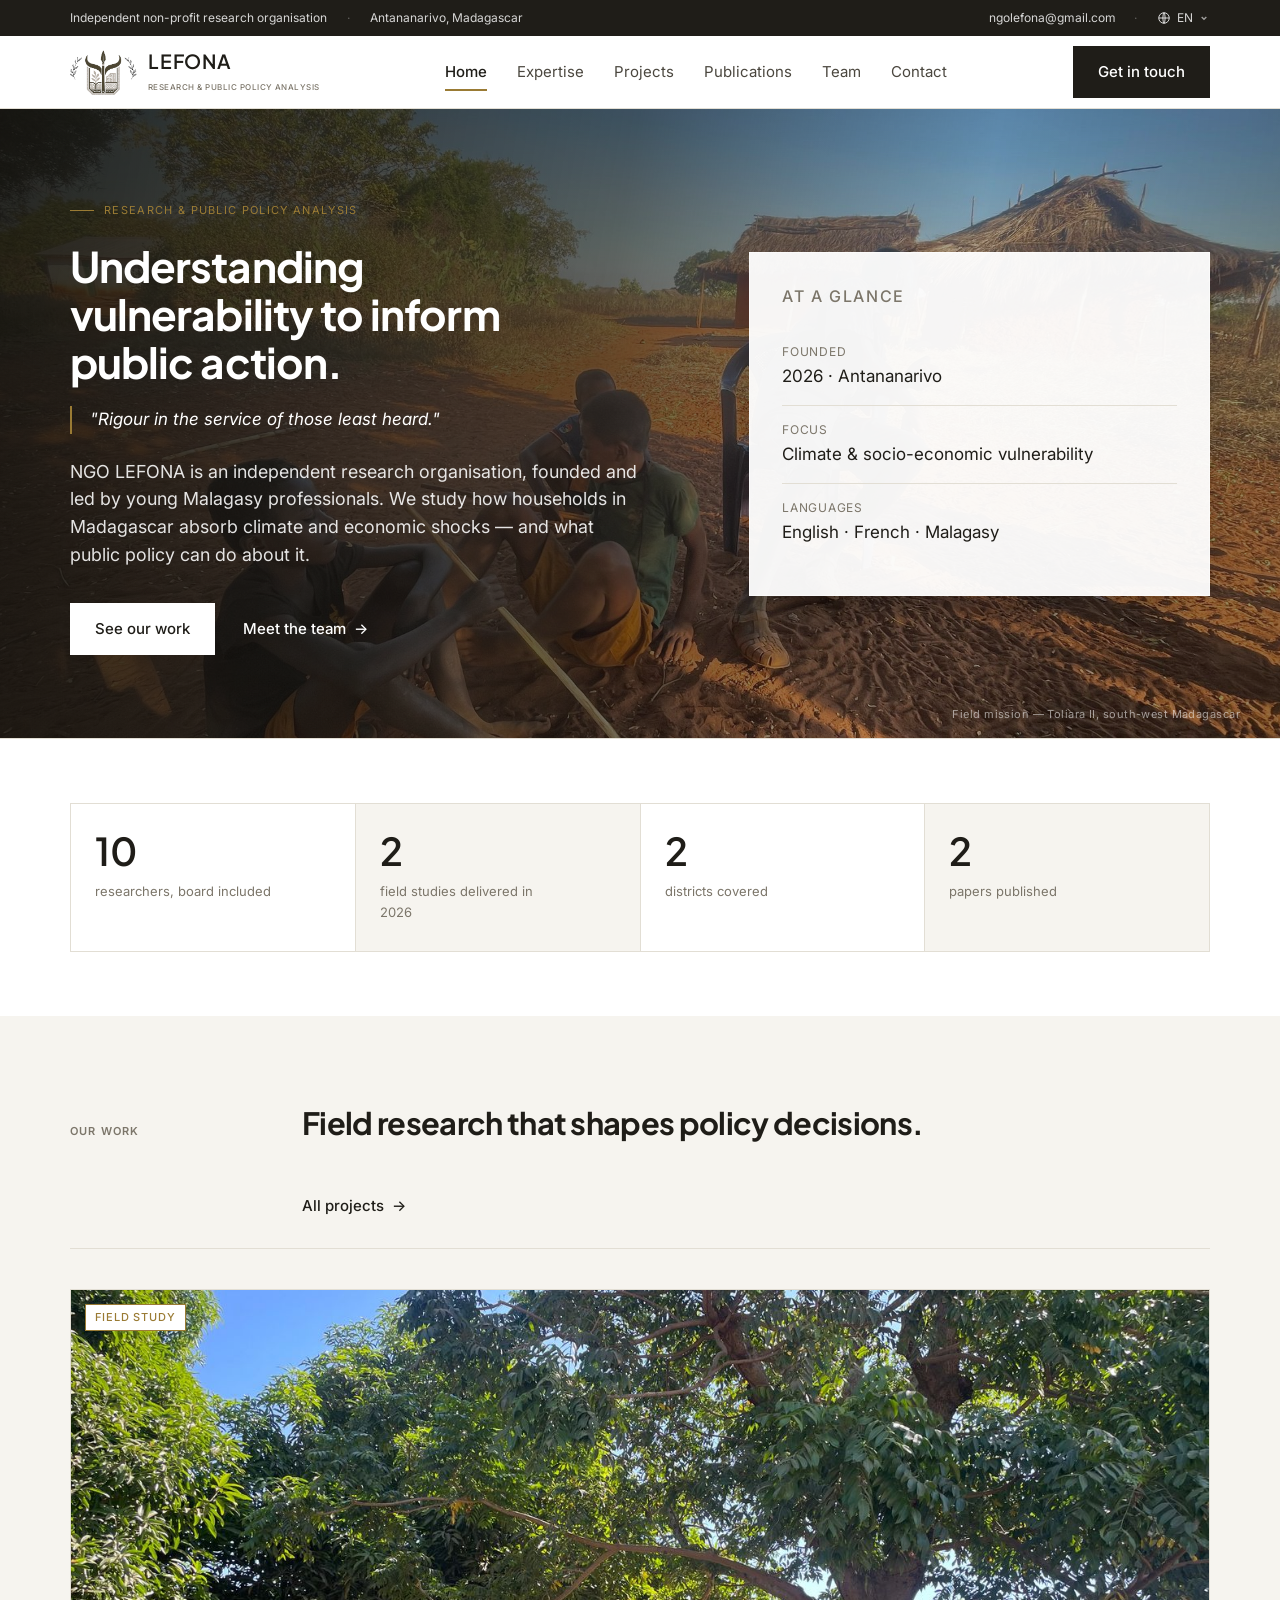
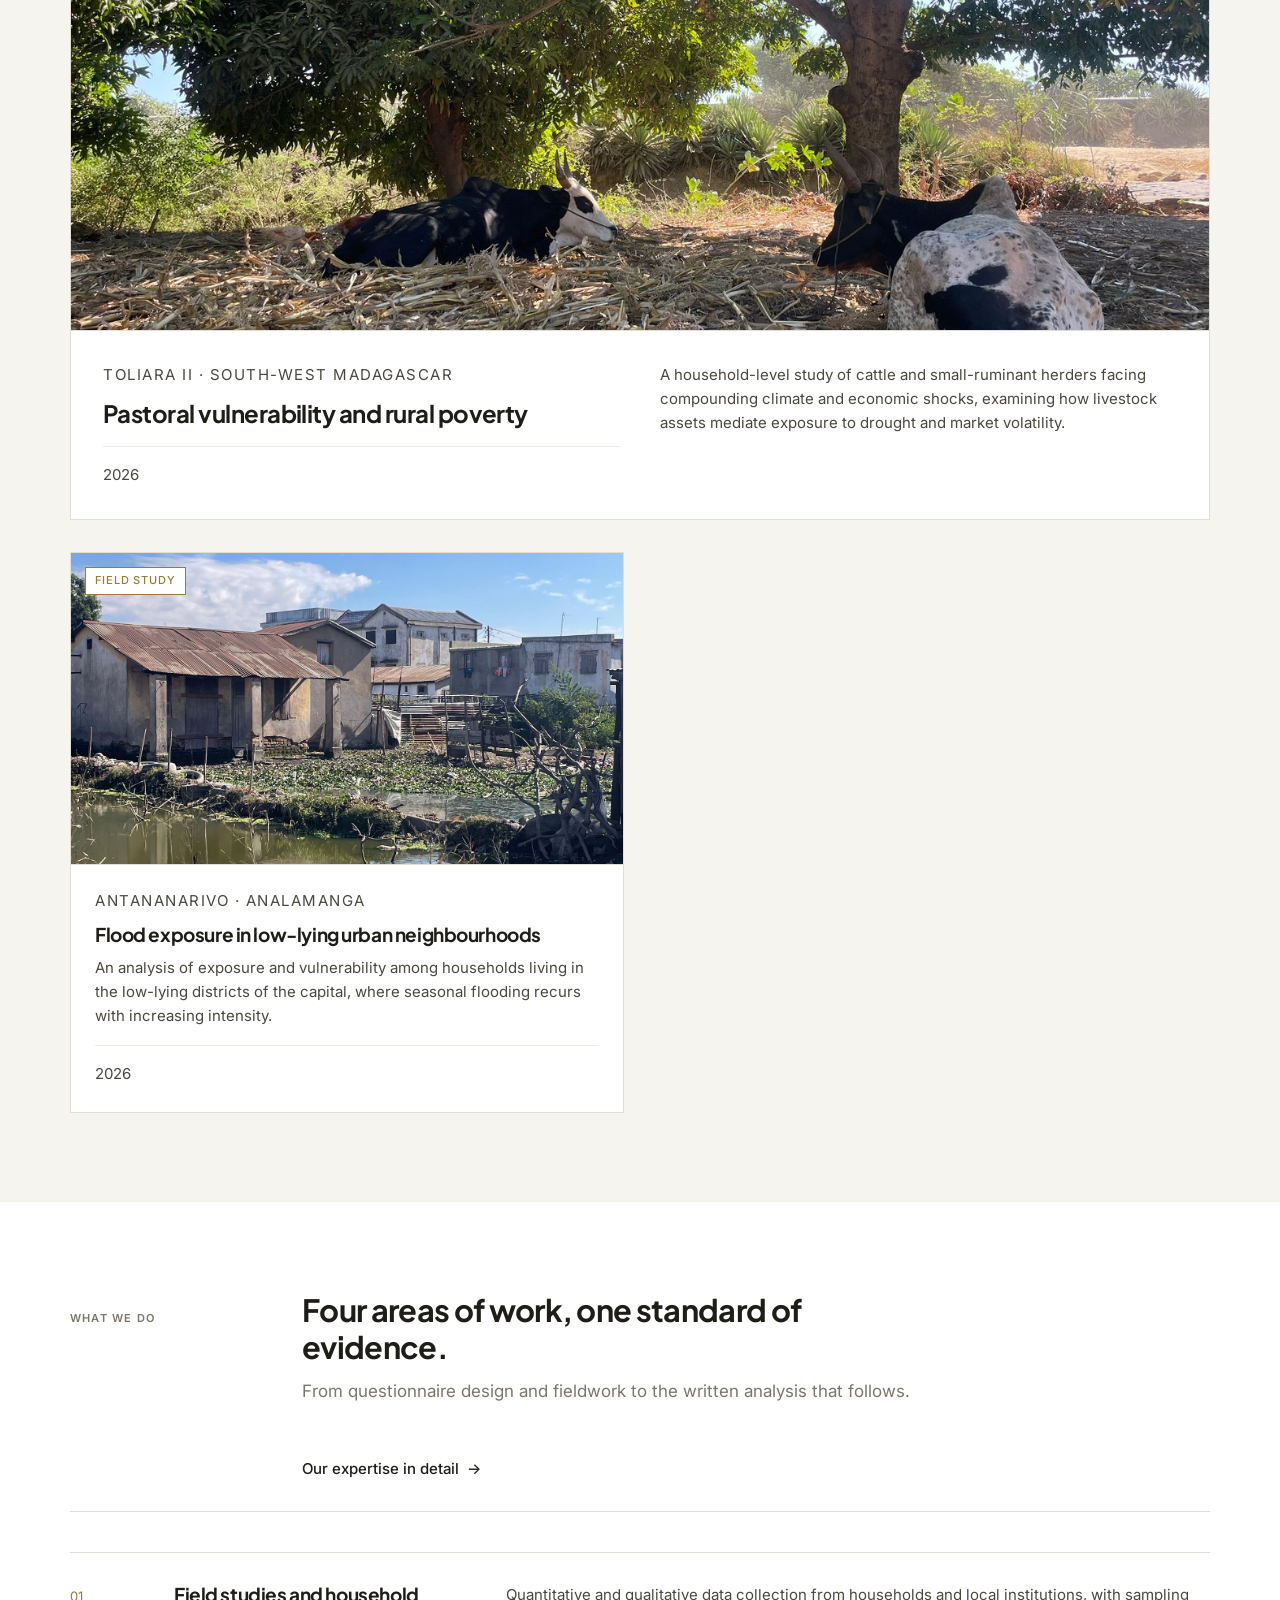
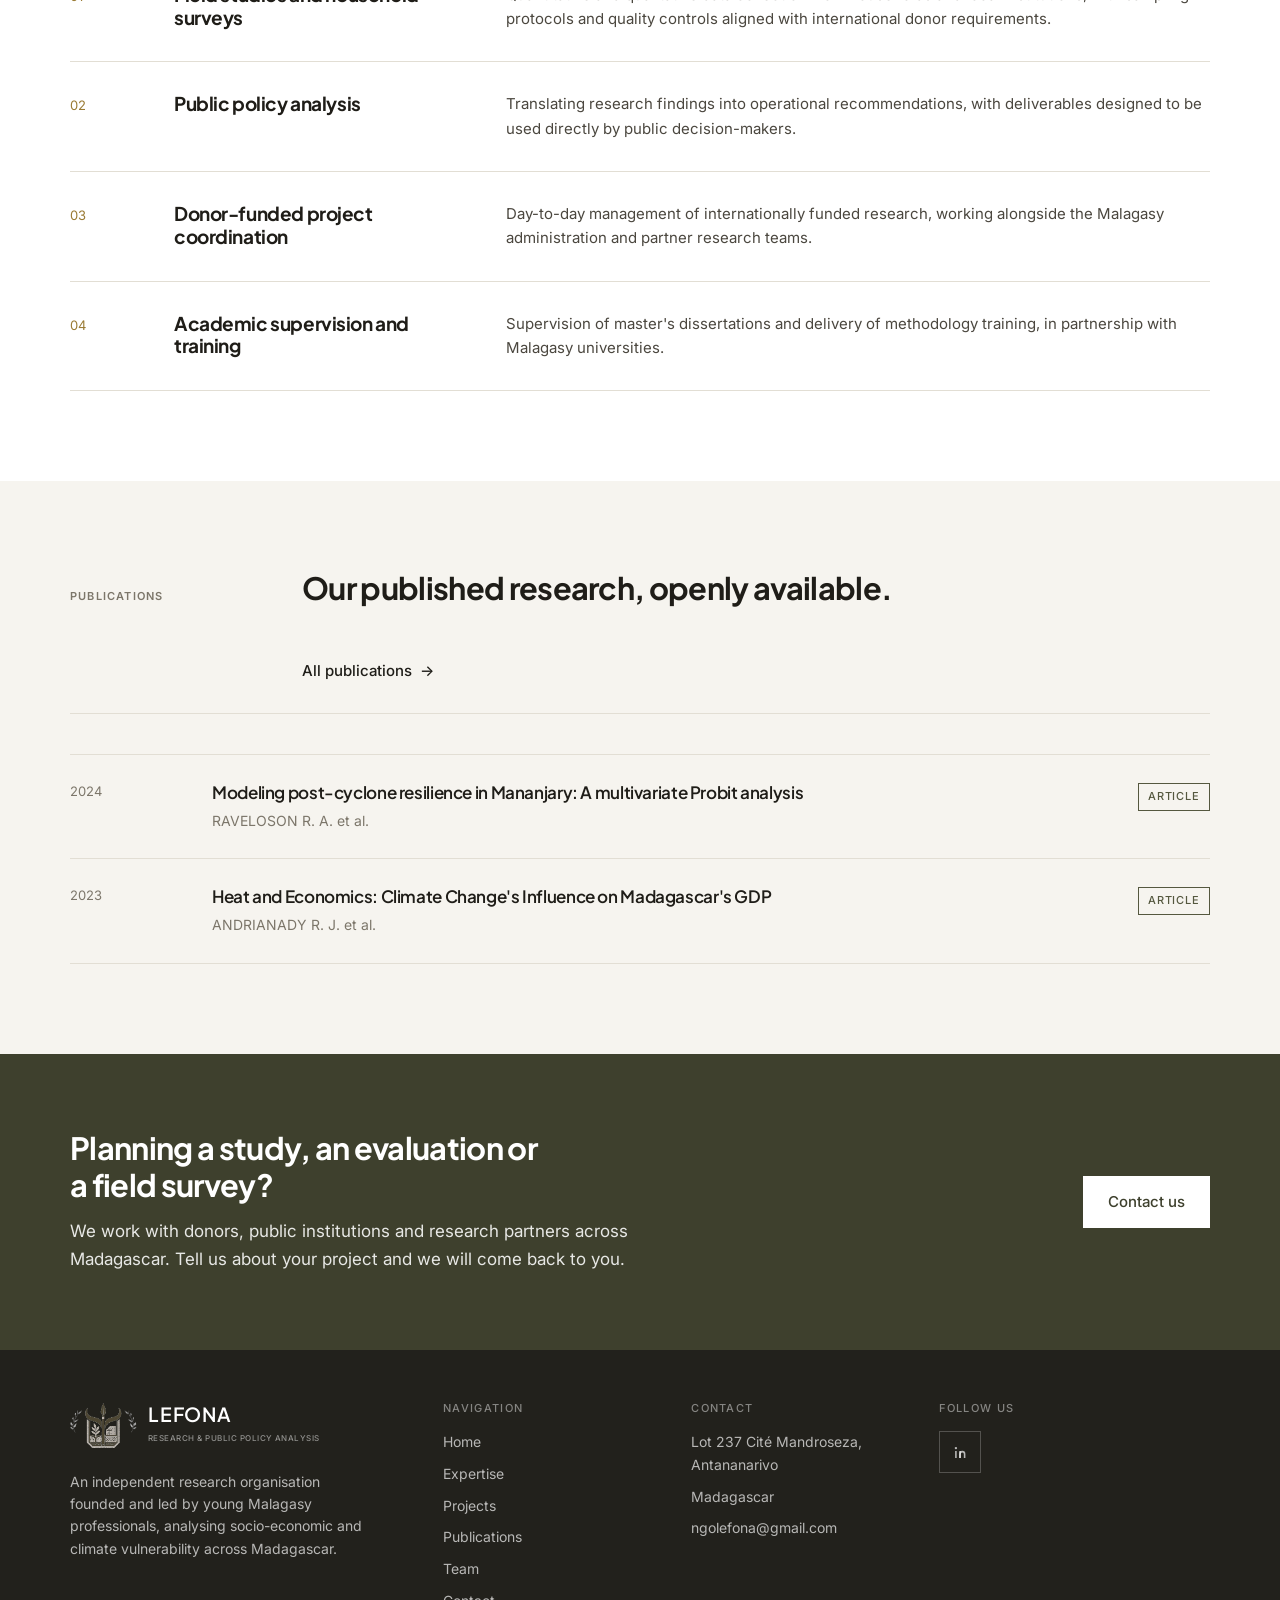
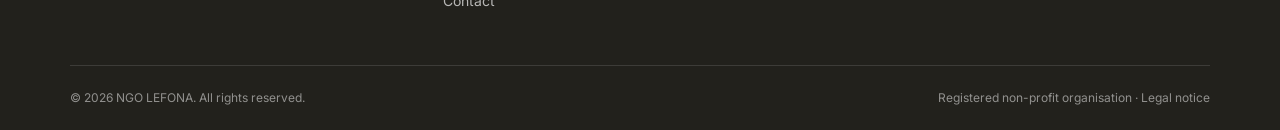
<file: index.html>
<!DOCTYPE html>
<html lang="en">
<head>
<meta charset="utf-8">
<meta name="viewport" content="width=device-width, initial-scale=1">
<title>Independent research on vulnerability in Madagascar | NGO LEFONA</title>
<meta name="description" content="NGO LEFONA is an independent research organisation analysing socio-economic and climate vulnerability in Madagascar, working with international donors and the Malagasy administration.">
<link rel="canonical" href="https://association-lefona.github.io/">

<meta property="og:type" content="website">
<meta property="og:site_name" content="NGO LEFONA">
<meta property="og:title" content="Independent research on vulnerability in Madagascar | NGO LEFONA">
<meta property="og:description" content="NGO LEFONA is an independent research organisation analysing socio-economic and climate vulnerability in Madagascar, working with international donors and the Malagasy administration.">
<meta property="og:url" content="https://association-lefona.github.io/">
<meta property="og:image" content="https://association-lefona.github.io/images/logo-lefona.png">
<meta name="twitter:card" content="summary">

<link rel="icon" href="images/logo-mark.png">
<link rel="apple-touch-icon" href="images/logo-mark.png">

<link rel="preconnect" href="https://fonts.googleapis.com">
<link rel="preconnect" href="https://fonts.gstatic.com" crossorigin>
<link rel="stylesheet" href="https://fonts.googleapis.com/css2?family=Plus+Jakarta+Sans:wght@500;600;700;800&family=Inter:wght@400;500;600&display=swap">
<link rel="stylesheet" href="css/style.css?v=20260914u">
<script type="application/ld+json">
{
  "@context": "https://schema.org",
  "@type": "NGO",
  "name": "NGO LEFONA",
  "url": "https://association-lefona.github.io",
  "logo": "https://association-lefona.github.io/images/logo-lefona.png",
  "email": "ngolefona@gmail.com",
  "foundingDate": "2026",
  "address": {
    "@type": "PostalAddress",
    "streetAddress": "Lot 237 Cité Mandroseza",
    "addressLocality": "Antananarivo",
    "addressCountry": "MG"
  },
  "sameAs": ["https://www.linkedin.com/company/ong-lefona"],
  "description": "Independent research organisation analysing socio-economic and climate vulnerability in Madagascar."
}
</script>
</head>
<body>

<a class="skip-link" href="#main">Skip to content</a>

<div class="utility">
  <div class="container utility__inner">
    <div class="utility__left">
      <span class="utility__hide">Independent non-profit research organisation</span>
      <span class="utility__sep utility__hide">·</span>
      <span><span translate="no" class="notranslate">Antananarivo, Madagascar</span></span>
    </div>
    <div class="utility__right">
      <a class="utility__hide" href="mailto:ngolefona@gmail.com"><span translate="no" class="notranslate">ngolefona@gmail.com</span></a>
      <span class="utility__sep utility__hide">·</span>

      <div class="lang">
        <button class="lang__btn" id="lang-btn" type="button"
                aria-expanded="false" aria-haspopup="true" aria-label="Change language">
          <svg viewBox="0 0 24 24" fill="none" stroke="currentColor" stroke-width="1.7" aria-hidden="true">
            <circle cx="12" cy="12" r="9"/>
            <path d="M3 12h18M12 3c2.6 2.8 2.6 15.2 0 18M12 3c-2.6 2.8-2.6 15.2 0 18"/>
          </svg>
          <span class="lang__code" translate="no">EN</span>
          <svg class="chev" viewBox="0 0 12 12" fill="none" stroke="currentColor" stroke-width="2" aria-hidden="true">
            <path d="M2.5 4.5 6 8l3.5-3.5"/>
          </svg>
        </button>
        <ul class="lang__menu" id="lang-menu" data-open="false" role="menu">
          <li class="lang__group">Site languages</li>
          <li><button type="button" data-lang="en">English</button></li>
          <li><button type="button" data-lang="fr">Français</button></li>
          <li><button type="button" data-lang="mg">Malagasy</button></li>
          <li class="lang__group">Machine translation</li>
          <li><button type="button" data-lang="af">Afrikaans</button></li>
          <li><button type="button" data-lang="am">አማርኛ</button></li>
          <li><button type="button" data-lang="ar">العربية</button></li>
          <li><button type="button" data-lang="bn">বাংলা</button></li>
          <li><button type="button" data-lang="cs">Čeština</button></li>
          <li><button type="button" data-lang="da">Dansk</button></li>
          <li><button type="button" data-lang="de">Deutsch</button></li>
          <li><button type="button" data-lang="el">Ελληνικά</button></li>
          <li><button type="button" data-lang="es">Español</button></li>
          <li><button type="button" data-lang="fa">فارسی</button></li>
          <li><button type="button" data-lang="fi">Suomi</button></li>
          <li><button type="button" data-lang="ha">Hausa</button></li>
          <li><button type="button" data-lang="he">עברית</button></li>
          <li><button type="button" data-lang="hi">हिन्दी</button></li>
          <li><button type="button" data-lang="hu">Magyar</button></li>
          <li><button type="button" data-lang="id">Indonesia</button></li>
          <li><button type="button" data-lang="it">Italiano</button></li>
          <li><button type="button" data-lang="ja">日本語</button></li>
          <li><button type="button" data-lang="ko">한국어</button></li>
          <li><button type="button" data-lang="nl">Nederlands</button></li>
          <li><button type="button" data-lang="no">Norsk</button></li>
          <li><button type="button" data-lang="pl">Polski</button></li>
          <li><button type="button" data-lang="pt">Português</button></li>
          <li><button type="button" data-lang="ro">Română</button></li>
          <li><button type="button" data-lang="ru">Русский</button></li>
          <li><button type="button" data-lang="sv">Svenska</button></li>
          <li><button type="button" data-lang="sw">Kiswahili</button></li>
          <li><button type="button" data-lang="ta">தமிழ்</button></li>
          <li><button type="button" data-lang="th">ไทย</button></li>
          <li><button type="button" data-lang="tr">Türkçe</button></li>
          <li><button type="button" data-lang="uk">Українська</button></li>
          <li><button type="button" data-lang="ur">اردو</button></li>
          <li><button type="button" data-lang="vi">Tiếng Việt</button></li>
          <li><button type="button" data-lang="yo">Yorùbá</button></li>
          <li><button type="button" data-lang="zh-CN">中文（简体）</button></li>
          <li><button type="button" data-lang="zh-TW">中文（繁體）</button></li>
          <li><button type="button" data-lang="zu">isiZulu</button></li>
        </ul>
      </div>
    </div>
  </div>
</div>

<header class="masthead">
  <div class="container masthead__inner">
    <a class="brand" href="index.html">
      <img src="images/logo-mark.png" alt="" aria-hidden="true">
      <span>
        <span class="brand__name" translate="no">LEFONA</span>
        <span class="brand__sub" data-i18n="brand.sub">Research &amp; public policy analysis</span>
      </span>
    </a>

    <nav class="nav" id="nav" data-open="false" aria-label="Main">
      <a href="index.html" aria-current="page" data-i18n="nav.home">Home</a>
      <a href="expertise.html" data-i18n="nav.expertise">Expertise</a>
      <a href="projects.html" data-i18n="nav.projects">Projects</a>
      <a href="publications.html" data-i18n="nav.publications">Publications</a>
      <a href="team.html" data-i18n="nav.team">Team</a>
      <a href="contact.html" data-i18n="nav.contact">Contact</a>
    </nav>

    <div class="masthead__actions">
      <a class="btn btn--solid" href="contact.html" data-i18n="cta.getInTouch">Get in touch</a>
      <button class="burger" id="burger" type="button"
              aria-expanded="false" aria-controls="nav" aria-label="Menu">
        <span></span><span></span><span></span>
      </button>
    </div>
  </div>
</header>

<main id="main">

  <section class="hero">
    <div class="container hero__grid">
      <div>
        <p class="hero__eyebrow" data-i18n="brand.sub">Research &amp; public policy analysis</p>
        <h1>Understanding vulnerability to inform public action.</h1>
        <p class="hero__motto">"Rigour in the service of those least heard."</p>
        <p class="lede hero__lede">NGO LEFONA is an independent research
           organisation, founded and led by young Malagasy professionals. We study
           how households in Madagascar absorb climate and economic shocks —
           and what public policy can do about it.</p>
        <div class="hero__actions">
          <a class="btn btn--solid" href="projects.html">See our work</a>
          <a class="arrow" href="team.html">Meet the team</a>
        </div>
      </div>

      <aside class="hero__aside">
        <h2><span data-i18n="lbl.glance">At a glance</span></h2>
        <dl class="facts" style="border-top:0">
          <div class="fact" style="grid-template-columns:1fr;gap:2px;padding-block:14px">
            <dt data-i18n="lbl.founded">Founded</dt><dd>2026 · Antananarivo</dd>
          </div>
          <div class="fact" style="grid-template-columns:1fr;gap:2px;padding-block:14px">
            <dt data-i18n="lbl.focus">Focus</dt><dd>Climate &amp; socio-economic vulnerability</dd>
          </div>
          <div class="fact" style="grid-template-columns:1fr;gap:2px;padding-block:14px;border-bottom:0">
            <dt data-i18n="lbl.languages">Languages</dt><dd>English · French · Malagasy</dd>
          </div>
        </dl>
      </aside>
    </div>
    <p class="hero__credit">Field mission — Toliara II, south-west Madagascar</p>
  </section>

  <section class="section section--tight">
    <div class="container">
      <div class="stats" data-reveal>
        <div class="stat">
          <span class="stat__value" data-count="10" data-suffix="">0</span>
          <span class="stat__label">researchers, board included</span>
        </div>
        <div class="stat stat--alt">
          <span class="stat__value" data-count="2" data-suffix="">0</span>
          <span class="stat__label">field studies delivered in 2026</span>
        </div>
        <div class="stat">
          <span class="stat__value" data-count="2" data-suffix="">0</span>
          <span class="stat__label">districts covered</span>
        </div>
        <div class="stat stat--alt">
          <span class="stat__value" data-count="2" data-suffix="">0</span>
          <span class="stat__label">papers published</span>
        </div>
      </div>
    </div>
  </section>

  <section class="section section--alt">
    <div class="container">
      <div class="section-head">
        <p class="kicker">Our work</p>
        <div class="section-head__body">
          <h2>Field research that shapes policy decisions.</h2>
        </div>
        <div class="section-head__link"><a class="arrow" href="projects.html">All projects</a></div>
      </div>

      <div class="grid grid--2">
        <article class="card card--feature" data-reveal>
          <div class="card__media">
            <!-- Replace with: <img src="images/toliara.jpg" alt="…"> -->
            <img src="images/project-toliara.jpg" alt="Cattle resting in the shade during a field visit in Toliara II" width="1400" height="787" loading="lazy">
            <span class="tag tag--study card__tag">Field study</span>
          </div>
          <div class="card__body">
            <p class="card__place"><span translate="no" class="notranslate">Toliara II · South-West Madagascar</span></p>
            <h3>Pastoral vulnerability and rural poverty</h3>
            <p>A household-level study of cattle and small-ruminant herders facing compounding climate and economic shocks, examining how livestock assets mediate exposure to drought and market volatility.</p>
            <p class="card__foot"><time datetime="2026">2026</time></p>
          </div>
        </article>

        <article class="card" data-reveal>
          <div class="card__media">
            <img src="images/project-antananarivo.jpg" alt="Houses over standing water in a low-lying district of Antananarivo" width="1400" height="787" loading="lazy">
            <span class="tag tag--study card__tag">Field study</span>
          </div>
          <div class="card__body">
            <p class="card__place"><span translate="no" class="notranslate">Antananarivo · Analamanga</span></p>
            <h3>Flood exposure in low-lying urban neighbourhoods</h3>
            <p>An analysis of exposure and vulnerability among households living in the low-lying districts of the capital, where seasonal flooding recurs with increasing intensity.</p>
            <p class="card__foot"><time datetime="2026">2026</time></p>
          </div>
        </article>
      </div>
    </div>
  </section>

  <section class="section">
    <div class="container">
      <div class="section-head">
        <p class="kicker">What we do</p>
        <div class="section-head__body">
          <h2>Four areas of work, one standard of evidence.</h2>
          <p>From questionnaire design and fieldwork to the written analysis
             that follows.</p>
        </div>
        <div class="section-head__link"><a class="arrow" href="expertise.html">Our expertise in detail</a></div>
      </div>

      <div class="rows">
        <div class="row" data-reveal>
          <div class="row__num">01</div>
          <h3>Field studies and household surveys</h3>
          <p>Quantitative and qualitative data collection from households and local institutions, with sampling protocols and quality controls aligned with international donor requirements.</p>
        </div>
        <div class="row" data-reveal>
          <div class="row__num">02</div>
          <h3 data-i18n="exp.policy">Public policy analysis</h3>
          <p>Translating research findings into operational recommendations, with deliverables designed to be used directly by public decision-makers.</p>
        </div>
        <div class="row" data-reveal>
          <div class="row__num">03</div>
          <h3>Donor-funded project coordination</h3>
          <p>Day-to-day management of internationally funded research, working alongside the Malagasy administration and partner research teams.</p>
        </div>
        <div class="row" data-reveal>
          <div class="row__num">04</div>
          <h3>Academic supervision and training</h3>
          <p>Supervision of master's dissertations and delivery of methodology training, in partnership with Malagasy universities.</p>
        </div>
      </div>
    </div>
  </section>

  <section class="section section--alt">
    <div class="container">
      <div class="section-head">
        <p class="kicker">Publications</p>
        <div class="section-head__body">
          <h2 data-i18n="pubs.title">Our published research, openly available.</h2>
        </div>
        <div class="section-head__link"><a class="arrow" href="publications.html">All publications</a></div>
      </div>

      <div class="pubs">
        <article class="pub" data-reveal>
          <div class="pub__year"><time datetime="2024">2024</time></div>
          <div>
            <h3><span translate="no" class="notranslate">Modeling post-cyclone resilience in Mananjary: A multivariate Probit analysis</span></h3>
            <p class="pub__authors"><span translate="no" class="notranslate">RAVELOSON R. A. et al.</span></p>
          </div>
          <div class="pub__right"><span class="tag tag--article">Article</span></div>
        </article>
        <article class="pub" data-reveal>
          <div class="pub__year"><time datetime="2023">2023</time></div>
          <div>
            <h3><span translate="no" class="notranslate">Heat and Economics: Climate Change's Influence on Madagascar's GDP</span></h3>
            <p class="pub__authors"><span translate="no" class="notranslate">ANDRIANADY R. J. et al.</span></p>
          </div>
          <div class="pub__right"><span class="tag tag--article">Article</span></div>
        </article>
      </div>
    </div>
  </section>


  <section class="cta">
    <div class="container cta__grid">
      <div>
        <h2>Planning a study, an evaluation or a field survey?</h2>
        <p>We work with donors, public institutions and research partners across
           Madagascar. Tell us about your project and we will come back to you.</p>
      </div>
      <a class="btn btn--solid" href="contact.html" data-i18n="cta.contact">Contact us</a>
    </div>
  </section>

</main>

  <footer class="footer">
    <div class="container footer__top">

      <div class="footer__brand">
        <a class="brand" href="index.html">
          <img src="images/logo-mark.png" alt="" aria-hidden="true">
          <span>
            <span class="brand__name" translate="no">LEFONA</span>
            <span class="brand__sub" data-i18n="brand.sub">Research &amp; public policy analysis</span>
          </span>
        </a>
        <p>An independent research organisation founded and led by young Malagasy
           professionals, analysing socio-economic and climate vulnerability
           across Madagascar.</p>
      </div>

      <nav aria-label="Footer">
        <h3 data-i18n="foot.nav">Navigation</h3>
        <ul>
          <li><a href="index.html" data-i18n="nav.home">Home</a></li>
          <li><a href="expertise.html" data-i18n="nav.expertise">Expertise</a></li>
          <li><a href="projects.html" data-i18n="nav.projects">Projects</a></li>
          <li><a href="publications.html" data-i18n="nav.publications">Publications</a></li>
          <li><a href="team.html" data-i18n="nav.team">Team</a></li>
          <li><a href="contact.html" data-i18n="nav.contact">Contact</a></li>
        </ul>
      </nav>

      <div>
        <h3 data-i18n="foot.contact">Contact</h3>
        <ul>
          <li><span translate="no" class="notranslate">Lot 237 Cité Mandroseza, Antananarivo</span></li>
          <li>Madagascar</li>
          <li><a href="mailto:ngolefona@gmail.com"><span translate="no" class="notranslate">ngolefona@gmail.com</span></a></li>
        </ul>
      </div>

      <div>
        <h3 data-i18n="foot.follow">Follow us</h3>
        <!-- Replace the href below with the organisation's exact LinkedIn URL. -->
        <a class="footer__social" href="https://www.linkedin.com/company/ong-lefona"
           target="_blank" rel="noopener" aria-label="LinkedIn">
          <svg viewBox="0 0 24 24" fill="none" stroke="currentColor" stroke-width="2" aria-hidden="true"><circle cx="6.2" cy="6.4" r="1.5" fill="currentColor" stroke="none"/><path d="M6.2 10v9"/><path d="M11.4 19v-5.2c0-1.7 1.2-2.9 2.9-2.9s2.9 1.2 2.9 2.9V19"/><path d="M11.4 10v9"/></svg></a>
      </div>
    </div>

    <div class="container">
      <div class="footer__bottom">
        <span>© 2026 NGO LEFONA. All rights reserved.</span>
        <span>Registered non-profit organisation · <a href="legal.html">Legal notice</a></span>
      </div>
    </div>
  </footer>

  <div id="google-translate" hidden></div>
  <script src="js/main.js?v=20260914u"></script>
  <script src="https://translate.google.com/translate_a/element.js?cb=googleTranslateElementInit" defer></script>
</body>
</html>
</file>
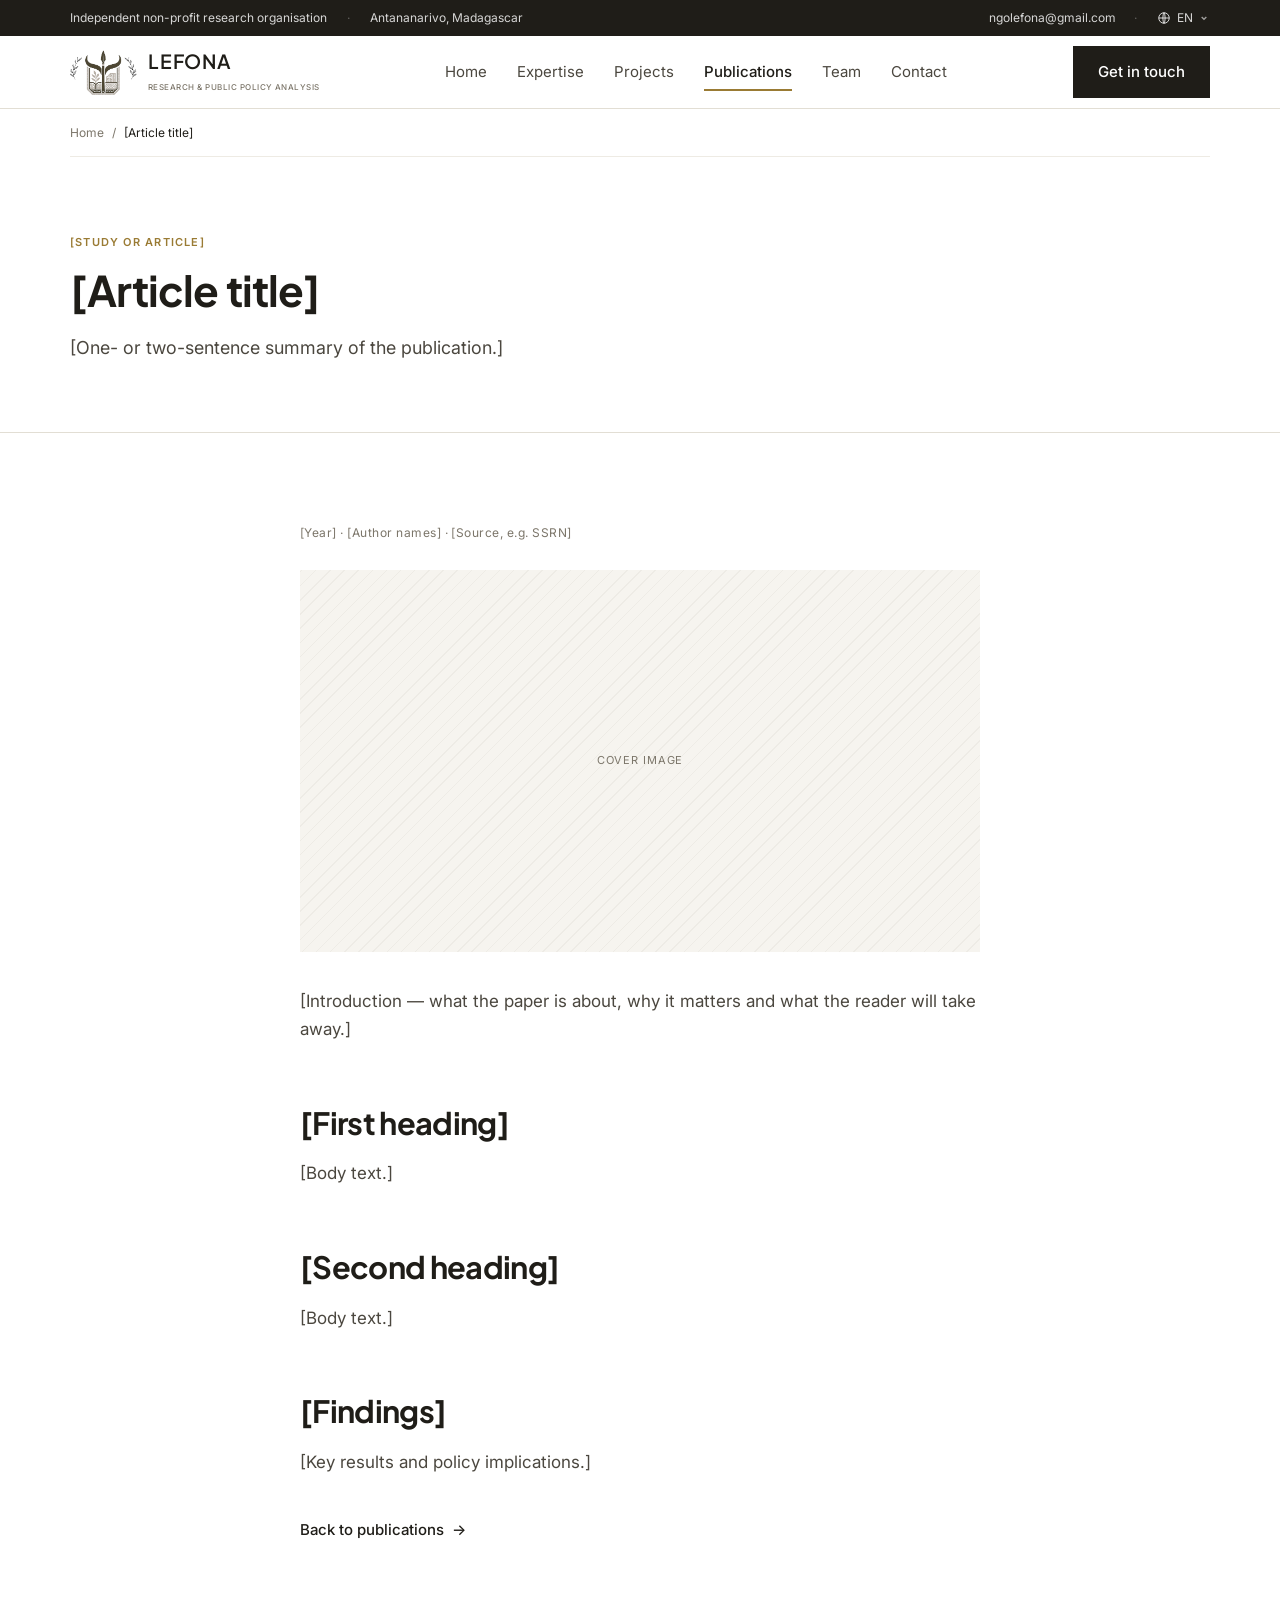
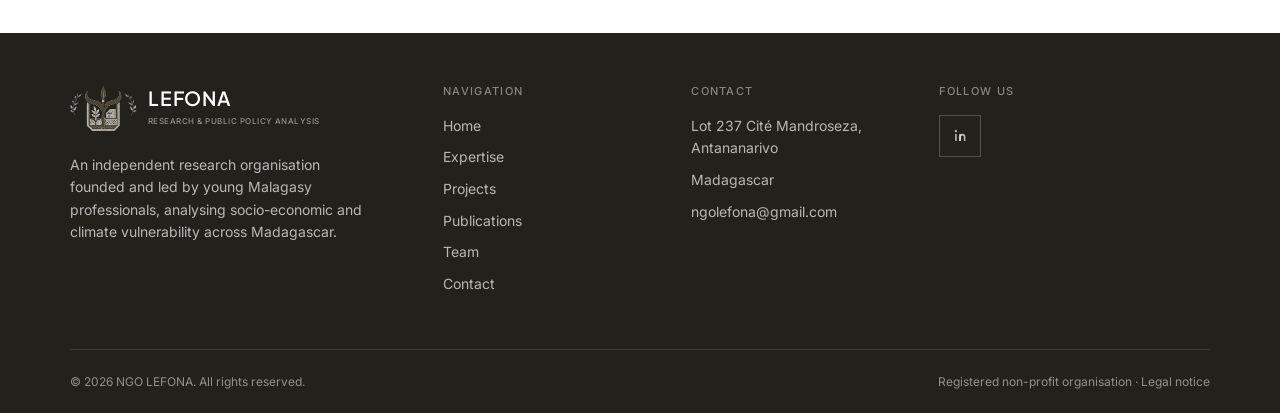
<file: article-template.html>
<!DOCTYPE html>
<html lang="en">
<head>
<meta charset="utf-8">
<meta name="viewport" content="width=device-width, initial-scale=1">
<title>[Article title] | NGO LEFONA</title>
<meta name="description" content="Publication by NGO LEFONA.">
<link rel="canonical" href="https://association-lefona.github.io/publications.html">

<meta property="og:type" content="website">
<meta property="og:site_name" content="NGO LEFONA">
<meta property="og:title" content="Article title | NGO LEFONA">
<meta property="og:description" content="Publication by NGO LEFONA.">
<meta property="og:url" content="https://association-lefona.github.io/publications.html">
<meta property="og:image" content="https://association-lefona.github.io/images/logo-lefona.png">
<meta name="twitter:card" content="summary">

<link rel="icon" href="images/logo-mark.png">
<link rel="apple-touch-icon" href="images/logo-mark.png">

<link rel="preconnect" href="https://fonts.googleapis.com">
<link rel="preconnect" href="https://fonts.gstatic.com" crossorigin>
<link rel="stylesheet" href="https://fonts.googleapis.com/css2?family=Plus+Jakarta+Sans:wght@500;600;700;800&family=Inter:wght@400;500;600&display=swap">
<link rel="stylesheet" href="css/style.css?v=20260914u">
</head>
<body>

<a class="skip-link" href="#main">Skip to content</a>

<div class="utility">
  <div class="container utility__inner">
    <div class="utility__left">
      <span class="utility__hide">Independent non-profit research organisation</span>
      <span class="utility__sep utility__hide">·</span>
      <span><span translate="no" class="notranslate">Antananarivo, Madagascar</span></span>
    </div>
    <div class="utility__right">
      <a class="utility__hide" href="mailto:ngolefona@gmail.com"><span translate="no" class="notranslate">ngolefona@gmail.com</span></a>
      <span class="utility__sep utility__hide">·</span>

      <div class="lang">
        <button class="lang__btn" id="lang-btn" type="button"
                aria-expanded="false" aria-haspopup="true" aria-label="Change language">
          <svg viewBox="0 0 24 24" fill="none" stroke="currentColor" stroke-width="1.7" aria-hidden="true">
            <circle cx="12" cy="12" r="9"/>
            <path d="M3 12h18M12 3c2.6 2.8 2.6 15.2 0 18M12 3c-2.6 2.8-2.6 15.2 0 18"/>
          </svg>
          <span class="lang__code" translate="no">EN</span>
          <svg class="chev" viewBox="0 0 12 12" fill="none" stroke="currentColor" stroke-width="2" aria-hidden="true">
            <path d="M2.5 4.5 6 8l3.5-3.5"/>
          </svg>
        </button>
        <ul class="lang__menu" id="lang-menu" data-open="false" role="menu">
          <li class="lang__group">Site languages</li>
          <li><button type="button" data-lang="en">English</button></li>
          <li><button type="button" data-lang="fr">Français</button></li>
          <li><button type="button" data-lang="mg">Malagasy</button></li>
          <li class="lang__group">Machine translation</li>
          <li><button type="button" data-lang="af">Afrikaans</button></li>
          <li><button type="button" data-lang="am">አማርኛ</button></li>
          <li><button type="button" data-lang="ar">العربية</button></li>
          <li><button type="button" data-lang="bn">বাংলা</button></li>
          <li><button type="button" data-lang="cs">Čeština</button></li>
          <li><button type="button" data-lang="da">Dansk</button></li>
          <li><button type="button" data-lang="de">Deutsch</button></li>
          <li><button type="button" data-lang="el">Ελληνικά</button></li>
          <li><button type="button" data-lang="es">Español</button></li>
          <li><button type="button" data-lang="fa">فارسی</button></li>
          <li><button type="button" data-lang="fi">Suomi</button></li>
          <li><button type="button" data-lang="ha">Hausa</button></li>
          <li><button type="button" data-lang="he">עברית</button></li>
          <li><button type="button" data-lang="hi">हिन्दी</button></li>
          <li><button type="button" data-lang="hu">Magyar</button></li>
          <li><button type="button" data-lang="id">Indonesia</button></li>
          <li><button type="button" data-lang="it">Italiano</button></li>
          <li><button type="button" data-lang="ja">日本語</button></li>
          <li><button type="button" data-lang="ko">한국어</button></li>
          <li><button type="button" data-lang="nl">Nederlands</button></li>
          <li><button type="button" data-lang="no">Norsk</button></li>
          <li><button type="button" data-lang="pl">Polski</button></li>
          <li><button type="button" data-lang="pt">Português</button></li>
          <li><button type="button" data-lang="ro">Română</button></li>
          <li><button type="button" data-lang="ru">Русский</button></li>
          <li><button type="button" data-lang="sv">Svenska</button></li>
          <li><button type="button" data-lang="sw">Kiswahili</button></li>
          <li><button type="button" data-lang="ta">தமிழ்</button></li>
          <li><button type="button" data-lang="th">ไทย</button></li>
          <li><button type="button" data-lang="tr">Türkçe</button></li>
          <li><button type="button" data-lang="uk">Українська</button></li>
          <li><button type="button" data-lang="ur">اردو</button></li>
          <li><button type="button" data-lang="vi">Tiếng Việt</button></li>
          <li><button type="button" data-lang="yo">Yorùbá</button></li>
          <li><button type="button" data-lang="zh-CN">中文（简体）</button></li>
          <li><button type="button" data-lang="zh-TW">中文（繁體）</button></li>
          <li><button type="button" data-lang="zu">isiZulu</button></li>
        </ul>
      </div>
    </div>
  </div>
</div>

<header class="masthead">
  <div class="container masthead__inner">
    <a class="brand" href="index.html">
      <img src="images/logo-mark.png" alt="" aria-hidden="true">
      <span>
        <span class="brand__name" translate="no">LEFONA</span>
        <span class="brand__sub" data-i18n="brand.sub">Research &amp; public policy analysis</span>
      </span>
    </a>

    <nav class="nav" id="nav" data-open="false" aria-label="Main">
      <a href="index.html" data-i18n="nav.home">Home</a>
      <a href="expertise.html" data-i18n="nav.expertise">Expertise</a>
      <a href="projects.html" data-i18n="nav.projects">Projects</a>
      <a href="publications.html" aria-current="page" data-i18n="nav.publications">Publications</a>
      <a href="team.html" data-i18n="nav.team">Team</a>
      <a href="contact.html" data-i18n="nav.contact">Contact</a>
    </nav>

    <div class="masthead__actions">
      <a class="btn btn--solid" href="contact.html" data-i18n="cta.getInTouch">Get in touch</a>
      <button class="burger" id="burger" type="button"
              aria-expanded="false" aria-controls="nav" aria-label="Menu">
        <span></span><span></span><span></span>
      </button>
    </div>
  </div>
</header>

<!-- ===========================================================
     ARTICLE TEMPLATE — do not edit this file directly.
     Duplicate it, rename the copy (e.g. article-heat-economics.html),
     replace the [bracketed] text, then add the publication to
     publications.html.
     =========================================================== -->
<main id="main">

  <div class="container">
    <nav class="crumbs" aria-label="Breadcrumb">
      <a href="index.html" data-i18n="nav.home">Home</a>
      <span aria-hidden="true">/</span>
      <span aria-current="page">[Article title]</span>
    </nav>
  </div>

  <section class="page-head">
    <div class="container page-head__grid">
      <div>
        <p class="kicker" style="margin-bottom:14px">[Study or Article]</p>
        <h1>[Article title]</h1>
        <p class="lede">[One- or two-sentence summary of the publication.]</p>
      </div>
    </div>
  </section>

  <section class="section">
    <div class="container" style="max-width:760px">
      <p class="meta" style="margin-bottom:28px">
        <time datetime="2026">[Year]</time> · [Author names] · [Source, e.g. SSRN]
      </p>

      <!-- Cover image: replace with <img src="images/…" alt="…"> -->
      <div class="ph r-16-9" style="margin-bottom:36px">Cover image</div>

      <div class="prose">
        <p>[Introduction — what the paper is about, why it matters and what the
           reader will take away.]</p>

        <h2>[First heading]</h2>
        <p>[Body text.]</p>

        <h2>[Second heading]</h2>
        <p>[Body text.]</p>

        <h2>[Findings]</h2>
        <p>[Key results and policy implications.]</p>
      </div>

      <p style="margin-top:40px">
        <a class="arrow" href="publications.html" data-i18n="ui.backTo">Back to publications</a>
      </p>
    </div>
  </section>
</main>

  <footer class="footer">
    <div class="container footer__top">

      <div class="footer__brand">
        <a class="brand" href="index.html">
          <img src="images/logo-mark.png" alt="" aria-hidden="true">
          <span>
            <span class="brand__name" translate="no">LEFONA</span>
            <span class="brand__sub" data-i18n="brand.sub">Research &amp; public policy analysis</span>
          </span>
        </a>
        <p>An independent research organisation founded and led by young Malagasy
           professionals, analysing socio-economic and climate vulnerability
           across Madagascar.</p>
      </div>

      <nav aria-label="Footer">
        <h3 data-i18n="foot.nav">Navigation</h3>
        <ul>
          <li><a href="index.html" data-i18n="nav.home">Home</a></li>
          <li><a href="expertise.html" data-i18n="nav.expertise">Expertise</a></li>
          <li><a href="projects.html" data-i18n="nav.projects">Projects</a></li>
          <li><a href="publications.html" data-i18n="nav.publications">Publications</a></li>
          <li><a href="team.html" data-i18n="nav.team">Team</a></li>
          <li><a href="contact.html" data-i18n="nav.contact">Contact</a></li>
        </ul>
      </nav>

      <div>
        <h3 data-i18n="foot.contact">Contact</h3>
        <ul>
          <li><span translate="no" class="notranslate">Lot 237 Cité Mandroseza, Antananarivo</span></li>
          <li>Madagascar</li>
          <li><a href="mailto:ngolefona@gmail.com"><span translate="no" class="notranslate">ngolefona@gmail.com</span></a></li>
        </ul>
      </div>

      <div>
        <h3 data-i18n="foot.follow">Follow us</h3>
        <!-- Replace the href below with the organisation's exact LinkedIn URL. -->
        <a class="footer__social" href="https://www.linkedin.com/company/ong-lefona"
           target="_blank" rel="noopener" aria-label="LinkedIn">
          <svg viewBox="0 0 24 24" fill="none" stroke="currentColor" stroke-width="2" aria-hidden="true"><circle cx="6.2" cy="6.4" r="1.5" fill="currentColor" stroke="none"/><path d="M6.2 10v9"/><path d="M11.4 19v-5.2c0-1.7 1.2-2.9 2.9-2.9s2.9 1.2 2.9 2.9V19"/><path d="M11.4 10v9"/></svg></a>
      </div>
    </div>

    <div class="container">
      <div class="footer__bottom">
        <span>© 2026 NGO LEFONA. All rights reserved.</span>
        <span>Registered non-profit organisation · <a href="legal.html">Legal notice</a></span>
      </div>
    </div>
  </footer>

  <div id="google-translate" hidden></div>
  <script src="js/main.js?v=20260914u"></script>
  <script src="https://translate.google.com/translate_a/element.js?cb=googleTranslateElementInit" defer></script>
</body>
</html>
</file>
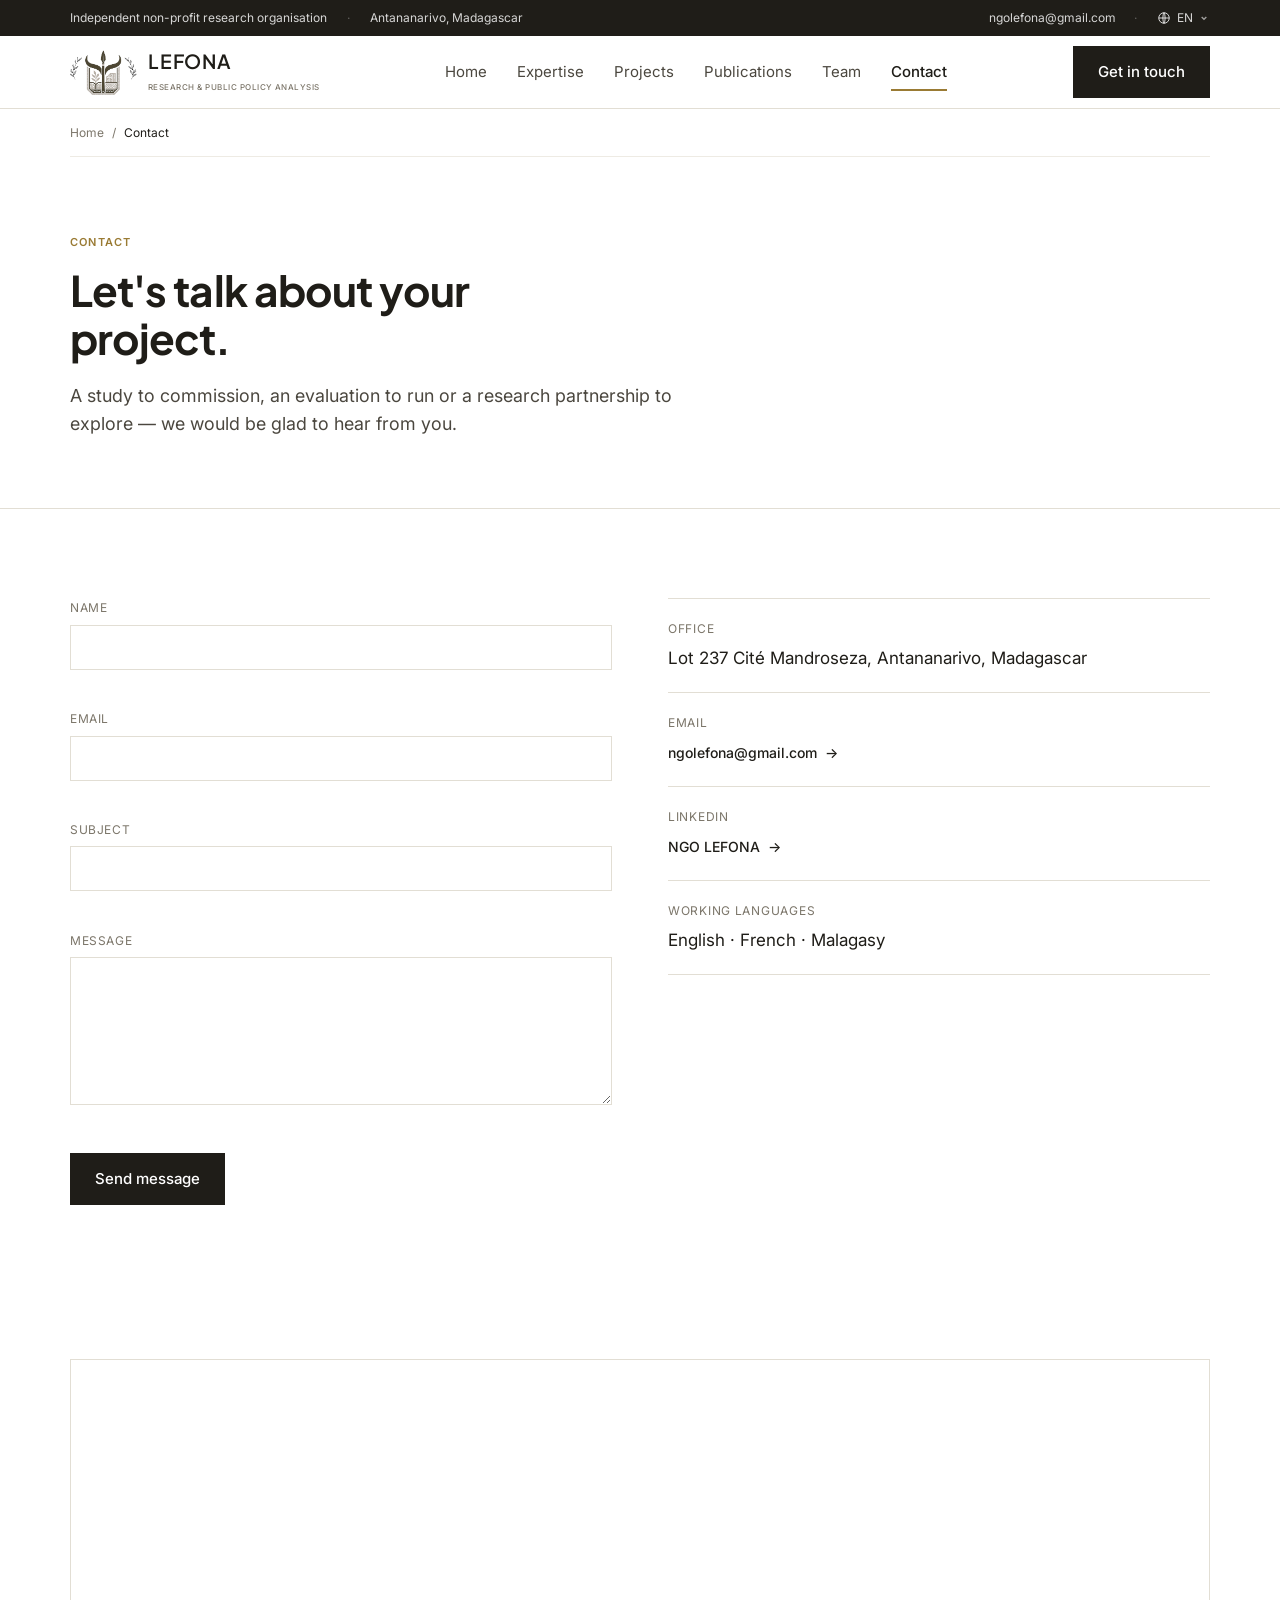
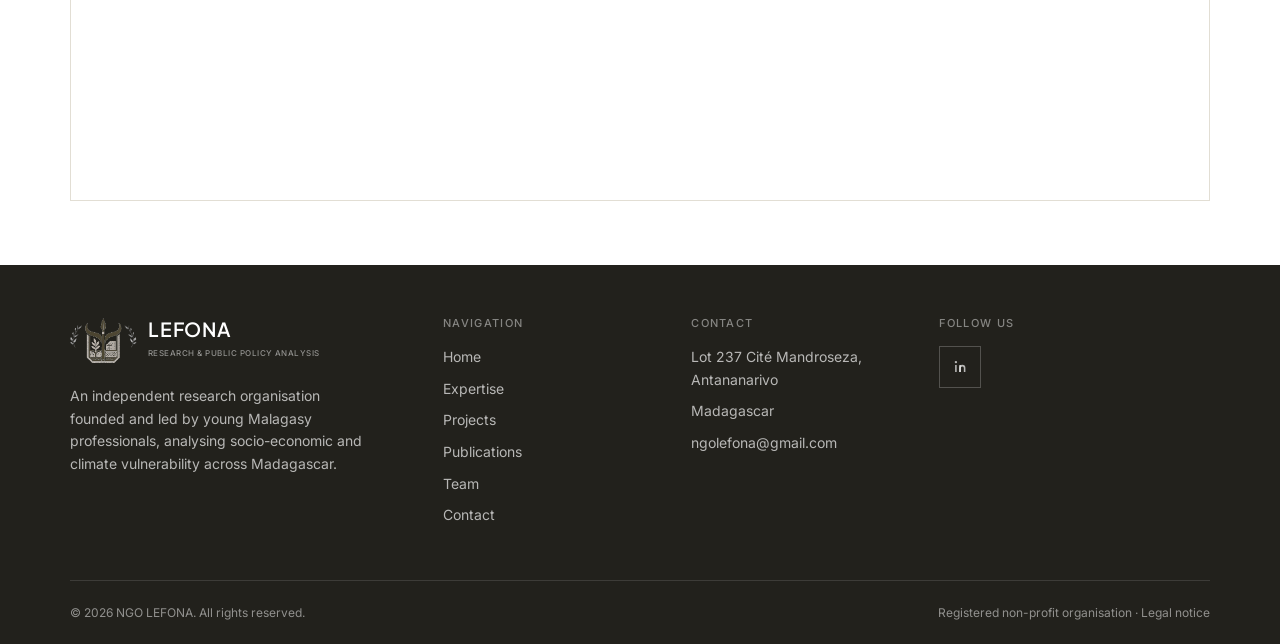
<file: contact.html>
<!DOCTYPE html>
<html lang="en">
<head>
<meta charset="utf-8">
<meta name="viewport" content="width=device-width, initial-scale=1">
<title>Contact | NGO LEFONA</title>
<meta name="description" content="Contact NGO LEFONA — Lot 237 Cité Mandroseza, Antananarivo, Madagascar.">
<link rel="canonical" href="https://association-lefona.github.io/contact.html">

<meta property="og:type" content="website">
<meta property="og:site_name" content="NGO LEFONA">
<meta property="og:title" content="Contact | NGO LEFONA">
<meta property="og:description" content="Contact NGO LEFONA — Lot 237 Cité Mandroseza, Antananarivo, Madagascar.">
<meta property="og:url" content="https://association-lefona.github.io/contact.html">
<meta property="og:image" content="https://association-lefona.github.io/images/logo-lefona.png">
<meta name="twitter:card" content="summary">

<link rel="icon" href="images/logo-mark.png">
<link rel="apple-touch-icon" href="images/logo-mark.png">

<link rel="preconnect" href="https://fonts.googleapis.com">
<link rel="preconnect" href="https://fonts.gstatic.com" crossorigin>
<link rel="stylesheet" href="https://fonts.googleapis.com/css2?family=Plus+Jakarta+Sans:wght@500;600;700;800&family=Inter:wght@400;500;600&display=swap">
<link rel="stylesheet" href="css/style.css?v=20260914u">
</head>
<body>

<a class="skip-link" href="#main">Skip to content</a>

<div class="utility">
  <div class="container utility__inner">
    <div class="utility__left">
      <span class="utility__hide">Independent non-profit research organisation</span>
      <span class="utility__sep utility__hide">·</span>
      <span><span translate="no" class="notranslate">Antananarivo, Madagascar</span></span>
    </div>
    <div class="utility__right">
      <a class="utility__hide" href="mailto:ngolefona@gmail.com"><span translate="no" class="notranslate">ngolefona@gmail.com</span></a>
      <span class="utility__sep utility__hide">·</span>

      <div class="lang">
        <button class="lang__btn" id="lang-btn" type="button"
                aria-expanded="false" aria-haspopup="true" aria-label="Change language">
          <svg viewBox="0 0 24 24" fill="none" stroke="currentColor" stroke-width="1.7" aria-hidden="true">
            <circle cx="12" cy="12" r="9"/>
            <path d="M3 12h18M12 3c2.6 2.8 2.6 15.2 0 18M12 3c-2.6 2.8-2.6 15.2 0 18"/>
          </svg>
          <span class="lang__code" translate="no">EN</span>
          <svg class="chev" viewBox="0 0 12 12" fill="none" stroke="currentColor" stroke-width="2" aria-hidden="true">
            <path d="M2.5 4.5 6 8l3.5-3.5"/>
          </svg>
        </button>
        <ul class="lang__menu" id="lang-menu" data-open="false" role="menu">
          <li class="lang__group">Site languages</li>
          <li><button type="button" data-lang="en">English</button></li>
          <li><button type="button" data-lang="fr">Français</button></li>
          <li><button type="button" data-lang="mg">Malagasy</button></li>
          <li class="lang__group">Machine translation</li>
          <li><button type="button" data-lang="af">Afrikaans</button></li>
          <li><button type="button" data-lang="am">አማርኛ</button></li>
          <li><button type="button" data-lang="ar">العربية</button></li>
          <li><button type="button" data-lang="bn">বাংলা</button></li>
          <li><button type="button" data-lang="cs">Čeština</button></li>
          <li><button type="button" data-lang="da">Dansk</button></li>
          <li><button type="button" data-lang="de">Deutsch</button></li>
          <li><button type="button" data-lang="el">Ελληνικά</button></li>
          <li><button type="button" data-lang="es">Español</button></li>
          <li><button type="button" data-lang="fa">فارسی</button></li>
          <li><button type="button" data-lang="fi">Suomi</button></li>
          <li><button type="button" data-lang="ha">Hausa</button></li>
          <li><button type="button" data-lang="he">עברית</button></li>
          <li><button type="button" data-lang="hi">हिन्दी</button></li>
          <li><button type="button" data-lang="hu">Magyar</button></li>
          <li><button type="button" data-lang="id">Indonesia</button></li>
          <li><button type="button" data-lang="it">Italiano</button></li>
          <li><button type="button" data-lang="ja">日本語</button></li>
          <li><button type="button" data-lang="ko">한국어</button></li>
          <li><button type="button" data-lang="nl">Nederlands</button></li>
          <li><button type="button" data-lang="no">Norsk</button></li>
          <li><button type="button" data-lang="pl">Polski</button></li>
          <li><button type="button" data-lang="pt">Português</button></li>
          <li><button type="button" data-lang="ro">Română</button></li>
          <li><button type="button" data-lang="ru">Русский</button></li>
          <li><button type="button" data-lang="sv">Svenska</button></li>
          <li><button type="button" data-lang="sw">Kiswahili</button></li>
          <li><button type="button" data-lang="ta">தமிழ்</button></li>
          <li><button type="button" data-lang="th">ไทย</button></li>
          <li><button type="button" data-lang="tr">Türkçe</button></li>
          <li><button type="button" data-lang="uk">Українська</button></li>
          <li><button type="button" data-lang="ur">اردو</button></li>
          <li><button type="button" data-lang="vi">Tiếng Việt</button></li>
          <li><button type="button" data-lang="yo">Yorùbá</button></li>
          <li><button type="button" data-lang="zh-CN">中文（简体）</button></li>
          <li><button type="button" data-lang="zh-TW">中文（繁體）</button></li>
          <li><button type="button" data-lang="zu">isiZulu</button></li>
        </ul>
      </div>
    </div>
  </div>
</div>

<header class="masthead">
  <div class="container masthead__inner">
    <a class="brand" href="index.html">
      <img src="images/logo-mark.png" alt="" aria-hidden="true">
      <span>
        <span class="brand__name" translate="no">LEFONA</span>
        <span class="brand__sub" data-i18n="brand.sub">Research &amp; public policy analysis</span>
      </span>
    </a>

    <nav class="nav" id="nav" data-open="false" aria-label="Main">
      <a href="index.html" data-i18n="nav.home">Home</a>
      <a href="expertise.html" data-i18n="nav.expertise">Expertise</a>
      <a href="projects.html" data-i18n="nav.projects">Projects</a>
      <a href="publications.html" data-i18n="nav.publications">Publications</a>
      <a href="team.html" data-i18n="nav.team">Team</a>
      <a href="contact.html" aria-current="page" data-i18n="nav.contact">Contact</a>
    </nav>

    <div class="masthead__actions">
      <a class="btn btn--solid" href="contact.html" data-i18n="cta.getInTouch">Get in touch</a>
      <button class="burger" id="burger" type="button"
              aria-expanded="false" aria-controls="nav" aria-label="Menu">
        <span></span><span></span><span></span>
      </button>
    </div>
  </div>
</header>

<main id="main">

  <div class="container">
    <nav class="crumbs" aria-label="Breadcrumb">
      <a href="index.html" data-i18n="nav.home">Home</a>
      <span aria-hidden="true">/</span>
      <span aria-current="page">Contact</span>
    </nav>
  </div>

  <section class="page-head">
    <div class="container page-head__grid">
      <div>
        <p class="kicker" style="margin-bottom:14px">Contact</p>
        <h1>Let's talk about your project.</h1>
        <p class="lede">A study to commission, an evaluation to run or a research
           partnership to explore — we would be glad to hear from you.</p>
      </div>
    </div>
  </section>

  <section class="section">
    <div class="container">
      <div class="grid grid--2" style="gap:56px">

        <!-- The form validates in the browser but is not connected to a mail
             service yet. See GUIDE-EQUIPE.md to wire it to Formspree. -->
        <form id="contact-form" novalidate>
          <div class="field">
            <label for="name"><span data-i18n="lbl.name">Name</span></label>
            <input id="name" name="name" type="text" autocomplete="name" required>
            <small class="field__error" id="error-name" aria-live="polite"></small>
          </div>

          <div class="field">
            <label for="email"><span data-i18n="lbl.email">Email</span></label>
            <input id="email" name="email" type="email" autocomplete="email" required>
            <small class="field__error" id="error-email" aria-live="polite"></small>
          </div>

          <div class="field">
            <label for="subject"><span data-i18n="lbl.subject">Subject</span></label>
            <input id="subject" name="subject" type="text" required>
            <small class="field__error" id="error-subject" aria-live="polite"></small>
          </div>

          <div class="field">
            <label for="message"><span data-i18n="lbl.message">Message</span></label>
            <textarea id="message" name="message" required></textarea>
            <small class="field__error" id="error-message" aria-live="polite"></small>
          </div>

          <button class="btn btn--solid" type="submit">Send message</button>
          <p class="form-status" id="form-status" role="status" data-visible="false"></p>
        </form>

        <div>
          <dl class="facts">
            <div class="fact" style="grid-template-columns:1fr;gap:6px">
              <dt data-i18n="lbl.address">Office</dt>
              <dd><span translate="no" class="notranslate">Lot 237 Cité Mandroseza, Antananarivo, Madagascar</span></dd>
            </div>
            <div class="fact" style="grid-template-columns:1fr;gap:6px">
              <dt data-i18n="lbl.email">Email</dt>
              <dd><a class="arrow arrow--sm" href="mailto:ngolefona@gmail.com"><span translate="no" class="notranslate">ngolefona@gmail.com</span></a></dd>
            </div>
            <div class="fact" style="grid-template-columns:1fr;gap:6px">
              <dt>LinkedIn</dt>
              <dd><a class="arrow arrow--sm" href="https://www.linkedin.com/company/ong-lefona" target="_blank" rel="noopener">NGO LEFONA</a></dd>
            </div>
            <div class="fact" style="grid-template-columns:1fr;gap:6px">
              <dt data-i18n="lbl.workLangs">Working languages</dt>
              <dd>English · French · Malagasy</dd>
            </div>
          </dl>
        </div>
      </div>
    </div>
  </section>

  <section class="section section--tight">
    <div class="container">
      <div class="map">
        <iframe src="https://www.google.com/maps?q=Cit%C3%A9+Mandroseza,+Antananarivo,+Madagascar&amp;hl=en&amp;z=16&amp;output=embed"
                title="Map — Cité Mandroseza, Antananarivo"
                loading="lazy" referrerpolicy="no-referrer-when-downgrade"
                allowfullscreen></iframe>
      </div>
    </div>
  </section>
</main>

  <footer class="footer">
    <div class="container footer__top">

      <div class="footer__brand">
        <a class="brand" href="index.html">
          <img src="images/logo-mark.png" alt="" aria-hidden="true">
          <span>
            <span class="brand__name" translate="no">LEFONA</span>
            <span class="brand__sub" data-i18n="brand.sub">Research &amp; public policy analysis</span>
          </span>
        </a>
        <p>An independent research organisation founded and led by young Malagasy
           professionals, analysing socio-economic and climate vulnerability
           across Madagascar.</p>
      </div>

      <nav aria-label="Footer">
        <h3 data-i18n="foot.nav">Navigation</h3>
        <ul>
          <li><a href="index.html" data-i18n="nav.home">Home</a></li>
          <li><a href="expertise.html" data-i18n="nav.expertise">Expertise</a></li>
          <li><a href="projects.html" data-i18n="nav.projects">Projects</a></li>
          <li><a href="publications.html" data-i18n="nav.publications">Publications</a></li>
          <li><a href="team.html" data-i18n="nav.team">Team</a></li>
          <li><a href="contact.html" data-i18n="nav.contact">Contact</a></li>
        </ul>
      </nav>

      <div>
        <h3 data-i18n="foot.contact">Contact</h3>
        <ul>
          <li><span translate="no" class="notranslate">Lot 237 Cité Mandroseza, Antananarivo</span></li>
          <li>Madagascar</li>
          <li><a href="mailto:ngolefona@gmail.com"><span translate="no" class="notranslate">ngolefona@gmail.com</span></a></li>
        </ul>
      </div>

      <div>
        <h3 data-i18n="foot.follow">Follow us</h3>
        <!-- Replace the href below with the organisation's exact LinkedIn URL. -->
        <a class="footer__social" href="https://www.linkedin.com/company/ong-lefona"
           target="_blank" rel="noopener" aria-label="LinkedIn">
          <svg viewBox="0 0 24 24" fill="none" stroke="currentColor" stroke-width="2" aria-hidden="true"><circle cx="6.2" cy="6.4" r="1.5" fill="currentColor" stroke="none"/><path d="M6.2 10v9"/><path d="M11.4 19v-5.2c0-1.7 1.2-2.9 2.9-2.9s2.9 1.2 2.9 2.9V19"/><path d="M11.4 10v9"/></svg></a>
      </div>
    </div>

    <div class="container">
      <div class="footer__bottom">
        <span>© 2026 NGO LEFONA. All rights reserved.</span>
        <span>Registered non-profit organisation · <a href="legal.html">Legal notice</a></span>
      </div>
    </div>
  </footer>

  <div id="google-translate" hidden></div>
  <script src="js/main.js?v=20260914u"></script>
  <script src="https://translate.google.com/translate_a/element.js?cb=googleTranslateElementInit" defer></script>
</body>
</html>
</file>
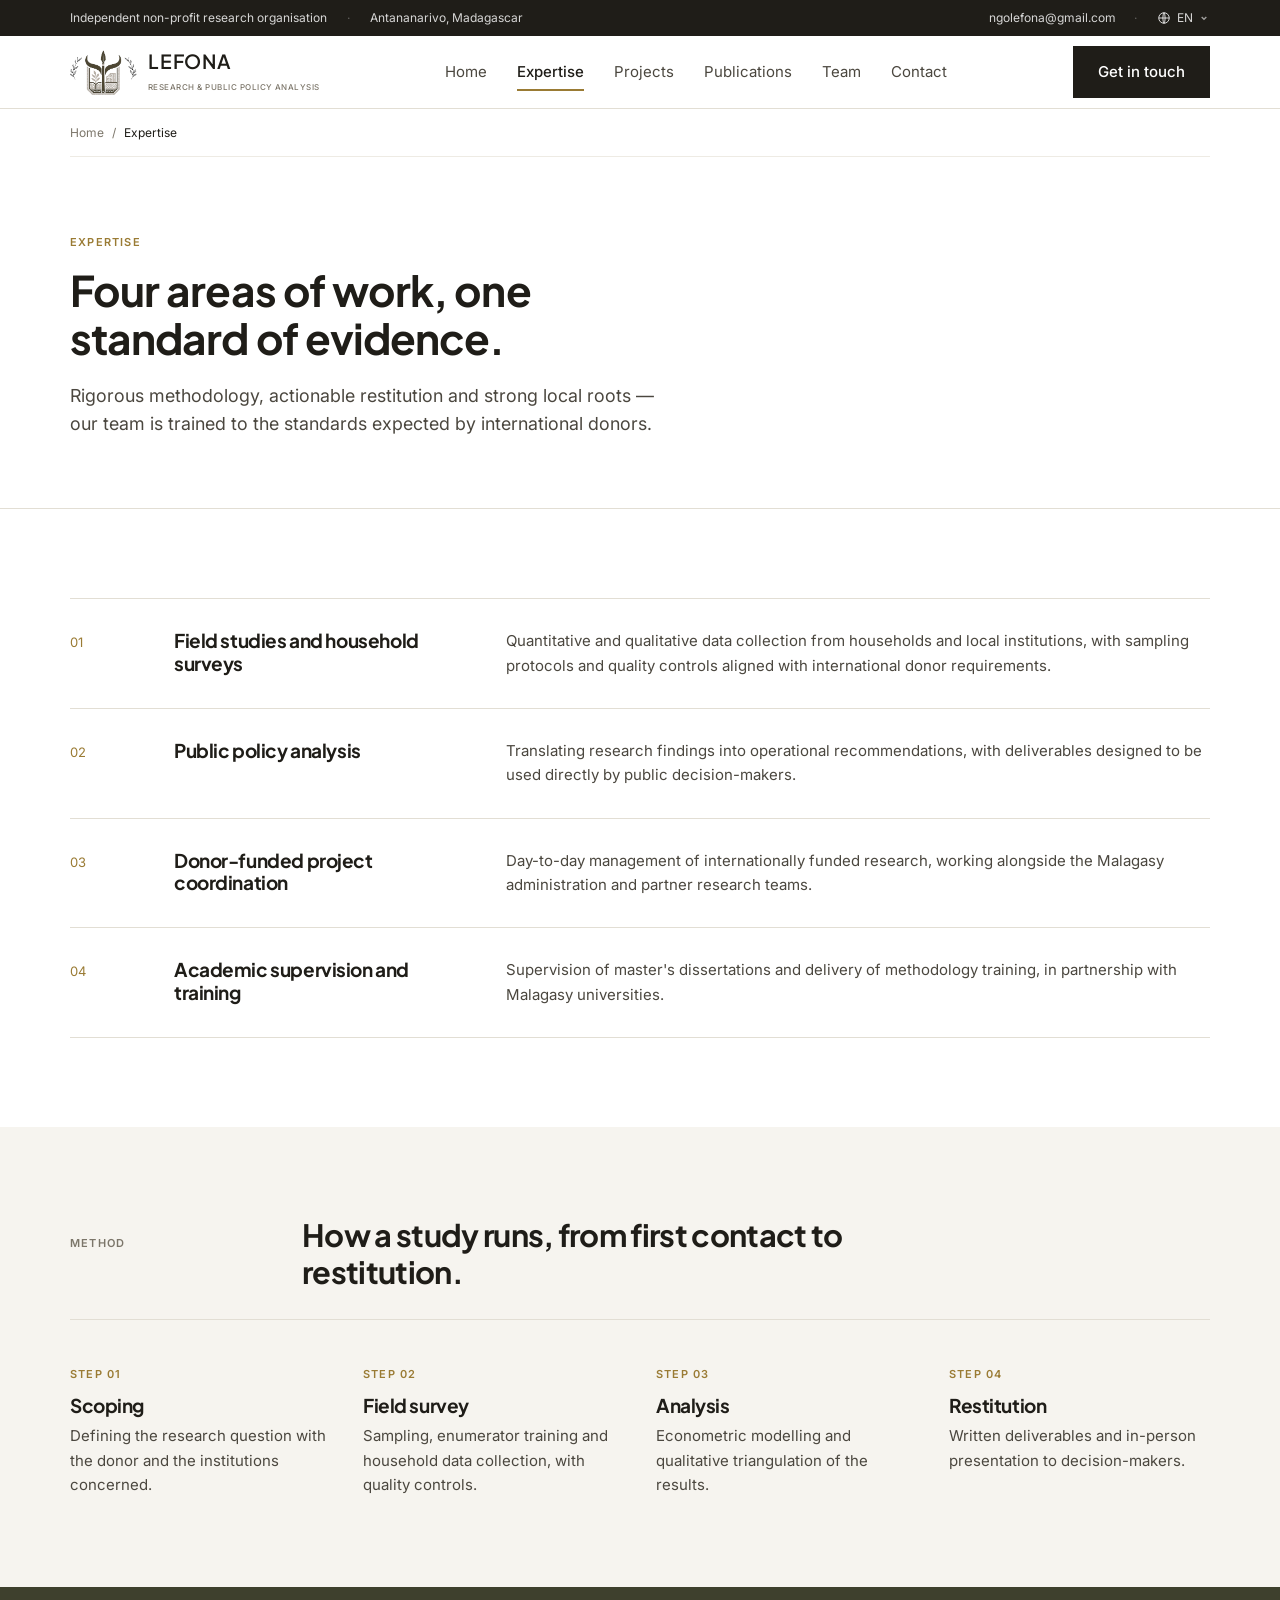
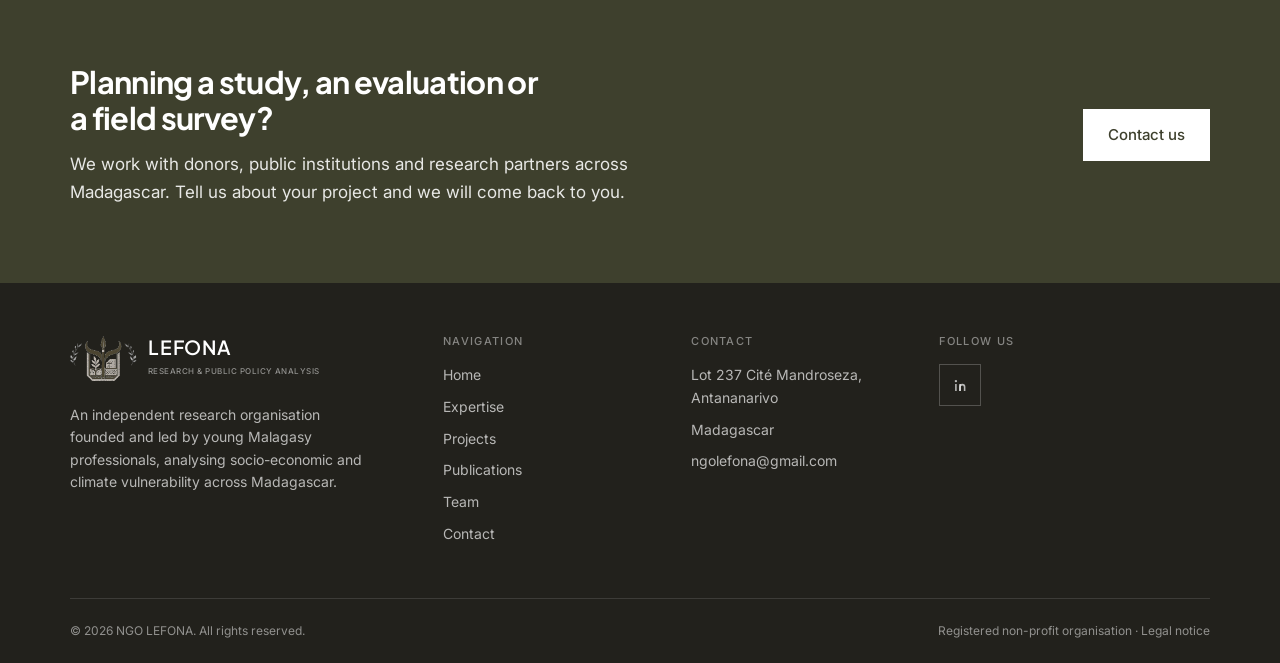
<file: expertise.html>
<!DOCTYPE html>
<html lang="en">
<head>
<meta charset="utf-8">
<meta name="viewport" content="width=device-width, initial-scale=1">
<title>Expertise | NGO LEFONA</title>
<meta name="description" content="Field studies, public policy analysis, donor-funded project coordination and academic supervision — the four areas of work of NGO LEFONA.">
<link rel="canonical" href="https://association-lefona.github.io/expertise.html">

<meta property="og:type" content="website">
<meta property="og:site_name" content="NGO LEFONA">
<meta property="og:title" content="Expertise | NGO LEFONA">
<meta property="og:description" content="Field studies, public policy analysis, donor-funded project coordination and academic supervision — the four areas of work of NGO LEFONA.">
<meta property="og:url" content="https://association-lefona.github.io/expertise.html">
<meta property="og:image" content="https://association-lefona.github.io/images/logo-lefona.png">
<meta name="twitter:card" content="summary">

<link rel="icon" href="images/logo-mark.png">
<link rel="apple-touch-icon" href="images/logo-mark.png">

<link rel="preconnect" href="https://fonts.googleapis.com">
<link rel="preconnect" href="https://fonts.gstatic.com" crossorigin>
<link rel="stylesheet" href="https://fonts.googleapis.com/css2?family=Plus+Jakarta+Sans:wght@500;600;700;800&family=Inter:wght@400;500;600&display=swap">
<link rel="stylesheet" href="css/style.css?v=20260914u">
</head>
<body>

<a class="skip-link" href="#main">Skip to content</a>

<div class="utility">
  <div class="container utility__inner">
    <div class="utility__left">
      <span class="utility__hide">Independent non-profit research organisation</span>
      <span class="utility__sep utility__hide">·</span>
      <span><span translate="no" class="notranslate">Antananarivo, Madagascar</span></span>
    </div>
    <div class="utility__right">
      <a class="utility__hide" href="mailto:ngolefona@gmail.com"><span translate="no" class="notranslate">ngolefona@gmail.com</span></a>
      <span class="utility__sep utility__hide">·</span>

      <div class="lang">
        <button class="lang__btn" id="lang-btn" type="button"
                aria-expanded="false" aria-haspopup="true" aria-label="Change language">
          <svg viewBox="0 0 24 24" fill="none" stroke="currentColor" stroke-width="1.7" aria-hidden="true">
            <circle cx="12" cy="12" r="9"/>
            <path d="M3 12h18M12 3c2.6 2.8 2.6 15.2 0 18M12 3c-2.6 2.8-2.6 15.2 0 18"/>
          </svg>
          <span class="lang__code" translate="no">EN</span>
          <svg class="chev" viewBox="0 0 12 12" fill="none" stroke="currentColor" stroke-width="2" aria-hidden="true">
            <path d="M2.5 4.5 6 8l3.5-3.5"/>
          </svg>
        </button>
        <ul class="lang__menu" id="lang-menu" data-open="false" role="menu">
          <li class="lang__group">Site languages</li>
          <li><button type="button" data-lang="en">English</button></li>
          <li><button type="button" data-lang="fr">Français</button></li>
          <li><button type="button" data-lang="mg">Malagasy</button></li>
          <li class="lang__group">Machine translation</li>
          <li><button type="button" data-lang="af">Afrikaans</button></li>
          <li><button type="button" data-lang="am">አማርኛ</button></li>
          <li><button type="button" data-lang="ar">العربية</button></li>
          <li><button type="button" data-lang="bn">বাংলা</button></li>
          <li><button type="button" data-lang="cs">Čeština</button></li>
          <li><button type="button" data-lang="da">Dansk</button></li>
          <li><button type="button" data-lang="de">Deutsch</button></li>
          <li><button type="button" data-lang="el">Ελληνικά</button></li>
          <li><button type="button" data-lang="es">Español</button></li>
          <li><button type="button" data-lang="fa">فارسی</button></li>
          <li><button type="button" data-lang="fi">Suomi</button></li>
          <li><button type="button" data-lang="ha">Hausa</button></li>
          <li><button type="button" data-lang="he">עברית</button></li>
          <li><button type="button" data-lang="hi">हिन्दी</button></li>
          <li><button type="button" data-lang="hu">Magyar</button></li>
          <li><button type="button" data-lang="id">Indonesia</button></li>
          <li><button type="button" data-lang="it">Italiano</button></li>
          <li><button type="button" data-lang="ja">日本語</button></li>
          <li><button type="button" data-lang="ko">한국어</button></li>
          <li><button type="button" data-lang="nl">Nederlands</button></li>
          <li><button type="button" data-lang="no">Norsk</button></li>
          <li><button type="button" data-lang="pl">Polski</button></li>
          <li><button type="button" data-lang="pt">Português</button></li>
          <li><button type="button" data-lang="ro">Română</button></li>
          <li><button type="button" data-lang="ru">Русский</button></li>
          <li><button type="button" data-lang="sv">Svenska</button></li>
          <li><button type="button" data-lang="sw">Kiswahili</button></li>
          <li><button type="button" data-lang="ta">தமிழ்</button></li>
          <li><button type="button" data-lang="th">ไทย</button></li>
          <li><button type="button" data-lang="tr">Türkçe</button></li>
          <li><button type="button" data-lang="uk">Українська</button></li>
          <li><button type="button" data-lang="ur">اردو</button></li>
          <li><button type="button" data-lang="vi">Tiếng Việt</button></li>
          <li><button type="button" data-lang="yo">Yorùbá</button></li>
          <li><button type="button" data-lang="zh-CN">中文（简体）</button></li>
          <li><button type="button" data-lang="zh-TW">中文（繁體）</button></li>
          <li><button type="button" data-lang="zu">isiZulu</button></li>
        </ul>
      </div>
    </div>
  </div>
</div>

<header class="masthead">
  <div class="container masthead__inner">
    <a class="brand" href="index.html">
      <img src="images/logo-mark.png" alt="" aria-hidden="true">
      <span>
        <span class="brand__name" translate="no">LEFONA</span>
        <span class="brand__sub" data-i18n="brand.sub">Research &amp; public policy analysis</span>
      </span>
    </a>

    <nav class="nav" id="nav" data-open="false" aria-label="Main">
      <a href="index.html" data-i18n="nav.home">Home</a>
      <a href="expertise.html" aria-current="page" data-i18n="nav.expertise">Expertise</a>
      <a href="projects.html" data-i18n="nav.projects">Projects</a>
      <a href="publications.html" data-i18n="nav.publications">Publications</a>
      <a href="team.html" data-i18n="nav.team">Team</a>
      <a href="contact.html" data-i18n="nav.contact">Contact</a>
    </nav>

    <div class="masthead__actions">
      <a class="btn btn--solid" href="contact.html" data-i18n="cta.getInTouch">Get in touch</a>
      <button class="burger" id="burger" type="button"
              aria-expanded="false" aria-controls="nav" aria-label="Menu">
        <span></span><span></span><span></span>
      </button>
    </div>
  </div>
</header>

<main id="main">

  <div class="container">
    <nav class="crumbs" aria-label="Breadcrumb">
      <a href="index.html" data-i18n="nav.home">Home</a>
      <span aria-hidden="true">/</span>
      <span aria-current="page">Expertise</span>
    </nav>
  </div>

  <section class="page-head">
    <div class="container page-head__grid">
      <div>
        <p class="kicker" style="margin-bottom:14px">Expertise</p>
        <h1>Four areas of work, one standard of evidence.</h1>
        <p class="lede">Rigorous methodology, actionable restitution and strong
           local roots — our team is trained to the standards expected by
           international donors.</p>
      </div>
    </div>
  </section>

  <section class="section">
    <div class="container">
      <div class="rows">
        <div class="row" data-reveal>
          <div class="row__num">01</div>
          <h3>Field studies and household surveys</h3>
          <p>Quantitative and qualitative data collection from households and local institutions, with sampling protocols and quality controls aligned with international donor requirements.</p>
        </div>
        <div class="row" data-reveal>
          <div class="row__num">02</div>
          <h3 data-i18n="exp.policy">Public policy analysis</h3>
          <p>Translating research findings into operational recommendations, with deliverables designed to be used directly by public decision-makers.</p>
        </div>
        <div class="row" data-reveal>
          <div class="row__num">03</div>
          <h3>Donor-funded project coordination</h3>
          <p>Day-to-day management of internationally funded research, working alongside the Malagasy administration and partner research teams.</p>
        </div>
        <div class="row" data-reveal>
          <div class="row__num">04</div>
          <h3>Academic supervision and training</h3>
          <p>Supervision of master's dissertations and delivery of methodology training, in partnership with Malagasy universities.</p>
        </div>
      </div>
    </div>
  </section>

  <section class="section section--alt">
    <div class="container">
      <div class="section-head">
        <p class="kicker">Method</p>
        <div class="section-head__body">
          <h2>How a study runs, from first contact to restitution.</h2>
        </div>
      </div>

      <div class="grid grid--4">
        <div data-reveal>
          <p class="kicker" style="margin-bottom:10px">Step 01</p>
          <h3>Scoping</h3>
          <p style="margin-top:8px;font-size:.9375rem">Defining the research question
             with the donor and the institutions concerned.</p>
        </div>
        <div data-reveal>
          <p class="kicker" style="margin-bottom:10px">Step 02</p>
          <h3>Field survey</h3>
          <p style="margin-top:8px;font-size:.9375rem">Sampling, enumerator training
             and household data collection, with quality controls.</p>
        </div>
        <div data-reveal>
          <p class="kicker" style="margin-bottom:10px">Step 03</p>
          <h3>Analysis</h3>
          <p style="margin-top:8px;font-size:.9375rem">Econometric modelling and
             qualitative triangulation of the results.</p>
        </div>
        <div data-reveal>
          <p class="kicker" style="margin-bottom:10px">Step 04</p>
          <h3>Restitution</h3>
          <p style="margin-top:8px;font-size:.9375rem">Written deliverables and
             in-person presentation to decision-makers.</p>
        </div>
      </div>
    </div>
  </section>

  <section class="cta">
    <div class="container cta__grid">
      <div>
        <h2>Planning a study, an evaluation or a field survey?</h2>
        <p>We work with donors, public institutions and research partners across
           Madagascar. Tell us about your project and we will come back to you.</p>
      </div>
      <a class="btn btn--solid" href="contact.html" data-i18n="cta.contact">Contact us</a>
    </div>
  </section>

</main>

  <footer class="footer">
    <div class="container footer__top">

      <div class="footer__brand">
        <a class="brand" href="index.html">
          <img src="images/logo-mark.png" alt="" aria-hidden="true">
          <span>
            <span class="brand__name" translate="no">LEFONA</span>
            <span class="brand__sub" data-i18n="brand.sub">Research &amp; public policy analysis</span>
          </span>
        </a>
        <p>An independent research organisation founded and led by young Malagasy
           professionals, analysing socio-economic and climate vulnerability
           across Madagascar.</p>
      </div>

      <nav aria-label="Footer">
        <h3 data-i18n="foot.nav">Navigation</h3>
        <ul>
          <li><a href="index.html" data-i18n="nav.home">Home</a></li>
          <li><a href="expertise.html" data-i18n="nav.expertise">Expertise</a></li>
          <li><a href="projects.html" data-i18n="nav.projects">Projects</a></li>
          <li><a href="publications.html" data-i18n="nav.publications">Publications</a></li>
          <li><a href="team.html" data-i18n="nav.team">Team</a></li>
          <li><a href="contact.html" data-i18n="nav.contact">Contact</a></li>
        </ul>
      </nav>

      <div>
        <h3 data-i18n="foot.contact">Contact</h3>
        <ul>
          <li><span translate="no" class="notranslate">Lot 237 Cité Mandroseza, Antananarivo</span></li>
          <li>Madagascar</li>
          <li><a href="mailto:ngolefona@gmail.com"><span translate="no" class="notranslate">ngolefona@gmail.com</span></a></li>
        </ul>
      </div>

      <div>
        <h3 data-i18n="foot.follow">Follow us</h3>
        <!-- Replace the href below with the organisation's exact LinkedIn URL. -->
        <a class="footer__social" href="https://www.linkedin.com/company/ong-lefona"
           target="_blank" rel="noopener" aria-label="LinkedIn">
          <svg viewBox="0 0 24 24" fill="none" stroke="currentColor" stroke-width="2" aria-hidden="true"><circle cx="6.2" cy="6.4" r="1.5" fill="currentColor" stroke="none"/><path d="M6.2 10v9"/><path d="M11.4 19v-5.2c0-1.7 1.2-2.9 2.9-2.9s2.9 1.2 2.9 2.9V19"/><path d="M11.4 10v9"/></svg></a>
      </div>
    </div>

    <div class="container">
      <div class="footer__bottom">
        <span>© 2026 NGO LEFONA. All rights reserved.</span>
        <span>Registered non-profit organisation · <a href="legal.html">Legal notice</a></span>
      </div>
    </div>
  </footer>

  <div id="google-translate" hidden></div>
  <script src="js/main.js?v=20260914u"></script>
  <script src="https://translate.google.com/translate_a/element.js?cb=googleTranslateElementInit" defer></script>
</body>
</html>
</file>
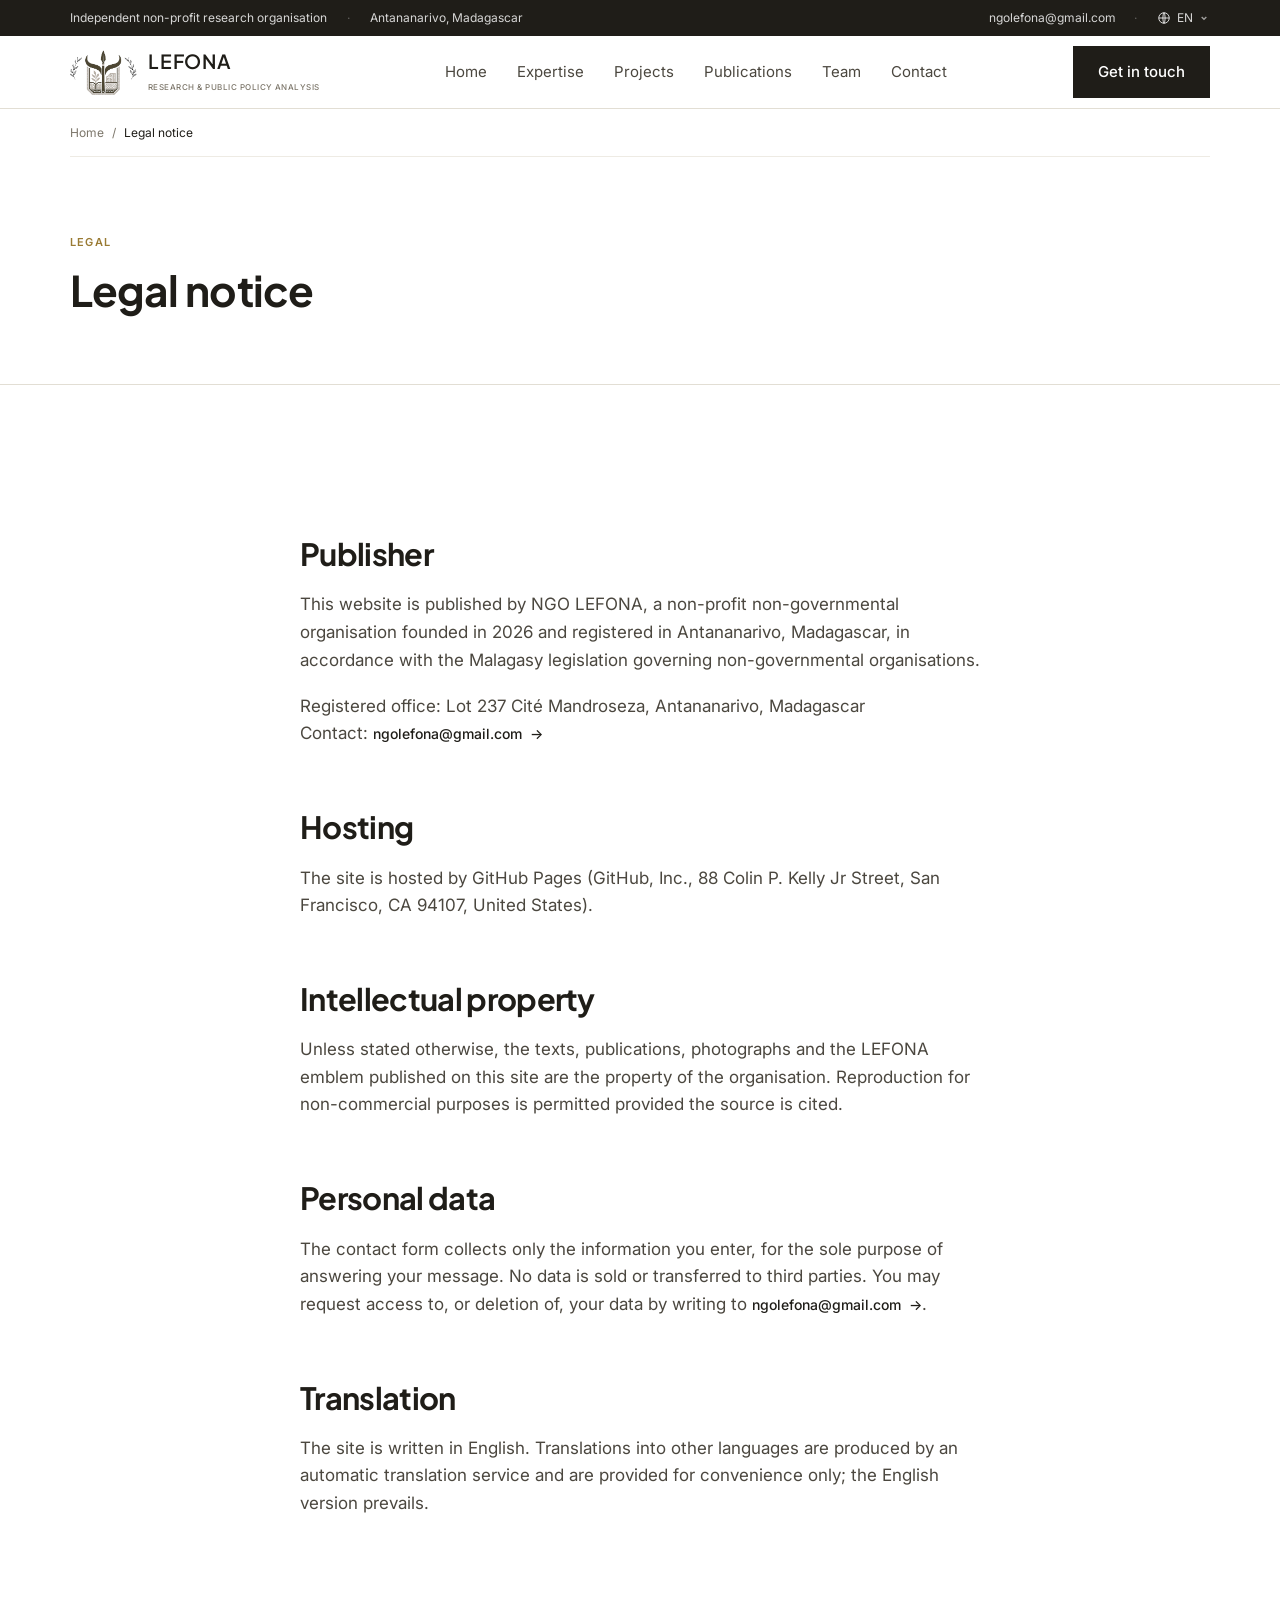
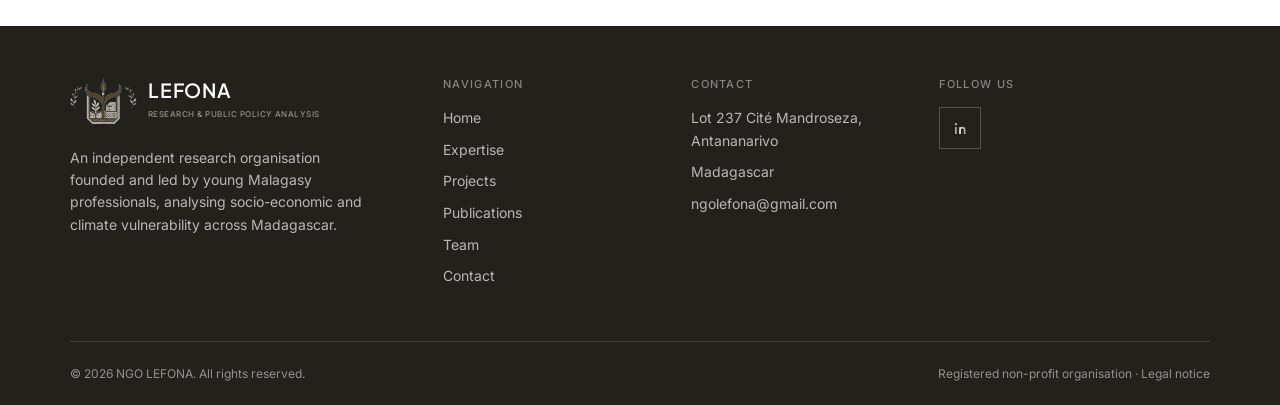
<file: legal.html>
<!DOCTYPE html>
<html lang="en">
<head>
<meta charset="utf-8">
<meta name="viewport" content="width=device-width, initial-scale=1">
<title>Legal notice | NGO LEFONA</title>
<meta name="description" content="Legal notice for the website of NGO LEFONA.">
<link rel="canonical" href="https://association-lefona.github.io/legal.html">

<meta property="og:type" content="website">
<meta property="og:site_name" content="NGO LEFONA">
<meta property="og:title" content="Legal notice | NGO LEFONA">
<meta property="og:description" content="Legal notice for the website of NGO LEFONA.">
<meta property="og:url" content="https://association-lefona.github.io/legal.html">
<meta property="og:image" content="https://association-lefona.github.io/images/logo-lefona.png">
<meta name="twitter:card" content="summary">

<link rel="icon" href="images/logo-mark.png">
<link rel="apple-touch-icon" href="images/logo-mark.png">

<link rel="preconnect" href="https://fonts.googleapis.com">
<link rel="preconnect" href="https://fonts.gstatic.com" crossorigin>
<link rel="stylesheet" href="https://fonts.googleapis.com/css2?family=Plus+Jakarta+Sans:wght@500;600;700;800&family=Inter:wght@400;500;600&display=swap">
<link rel="stylesheet" href="css/style.css?v=20260914u">
</head>
<body>

<a class="skip-link" href="#main">Skip to content</a>

<div class="utility">
  <div class="container utility__inner">
    <div class="utility__left">
      <span class="utility__hide">Independent non-profit research organisation</span>
      <span class="utility__sep utility__hide">·</span>
      <span><span translate="no" class="notranslate">Antananarivo, Madagascar</span></span>
    </div>
    <div class="utility__right">
      <a class="utility__hide" href="mailto:ngolefona@gmail.com"><span translate="no" class="notranslate">ngolefona@gmail.com</span></a>
      <span class="utility__sep utility__hide">·</span>

      <div class="lang">
        <button class="lang__btn" id="lang-btn" type="button"
                aria-expanded="false" aria-haspopup="true" aria-label="Change language">
          <svg viewBox="0 0 24 24" fill="none" stroke="currentColor" stroke-width="1.7" aria-hidden="true">
            <circle cx="12" cy="12" r="9"/>
            <path d="M3 12h18M12 3c2.6 2.8 2.6 15.2 0 18M12 3c-2.6 2.8-2.6 15.2 0 18"/>
          </svg>
          <span class="lang__code" translate="no">EN</span>
          <svg class="chev" viewBox="0 0 12 12" fill="none" stroke="currentColor" stroke-width="2" aria-hidden="true">
            <path d="M2.5 4.5 6 8l3.5-3.5"/>
          </svg>
        </button>
        <ul class="lang__menu" id="lang-menu" data-open="false" role="menu">
          <li class="lang__group">Site languages</li>
          <li><button type="button" data-lang="en">English</button></li>
          <li><button type="button" data-lang="fr">Français</button></li>
          <li><button type="button" data-lang="mg">Malagasy</button></li>
          <li class="lang__group">Machine translation</li>
          <li><button type="button" data-lang="af">Afrikaans</button></li>
          <li><button type="button" data-lang="am">አማርኛ</button></li>
          <li><button type="button" data-lang="ar">العربية</button></li>
          <li><button type="button" data-lang="bn">বাংলা</button></li>
          <li><button type="button" data-lang="cs">Čeština</button></li>
          <li><button type="button" data-lang="da">Dansk</button></li>
          <li><button type="button" data-lang="de">Deutsch</button></li>
          <li><button type="button" data-lang="el">Ελληνικά</button></li>
          <li><button type="button" data-lang="es">Español</button></li>
          <li><button type="button" data-lang="fa">فارسی</button></li>
          <li><button type="button" data-lang="fi">Suomi</button></li>
          <li><button type="button" data-lang="ha">Hausa</button></li>
          <li><button type="button" data-lang="he">עברית</button></li>
          <li><button type="button" data-lang="hi">हिन्दी</button></li>
          <li><button type="button" data-lang="hu">Magyar</button></li>
          <li><button type="button" data-lang="id">Indonesia</button></li>
          <li><button type="button" data-lang="it">Italiano</button></li>
          <li><button type="button" data-lang="ja">日本語</button></li>
          <li><button type="button" data-lang="ko">한국어</button></li>
          <li><button type="button" data-lang="nl">Nederlands</button></li>
          <li><button type="button" data-lang="no">Norsk</button></li>
          <li><button type="button" data-lang="pl">Polski</button></li>
          <li><button type="button" data-lang="pt">Português</button></li>
          <li><button type="button" data-lang="ro">Română</button></li>
          <li><button type="button" data-lang="ru">Русский</button></li>
          <li><button type="button" data-lang="sv">Svenska</button></li>
          <li><button type="button" data-lang="sw">Kiswahili</button></li>
          <li><button type="button" data-lang="ta">தமிழ்</button></li>
          <li><button type="button" data-lang="th">ไทย</button></li>
          <li><button type="button" data-lang="tr">Türkçe</button></li>
          <li><button type="button" data-lang="uk">Українська</button></li>
          <li><button type="button" data-lang="ur">اردو</button></li>
          <li><button type="button" data-lang="vi">Tiếng Việt</button></li>
          <li><button type="button" data-lang="yo">Yorùbá</button></li>
          <li><button type="button" data-lang="zh-CN">中文（简体）</button></li>
          <li><button type="button" data-lang="zh-TW">中文（繁體）</button></li>
          <li><button type="button" data-lang="zu">isiZulu</button></li>
        </ul>
      </div>
    </div>
  </div>
</div>

<header class="masthead">
  <div class="container masthead__inner">
    <a class="brand" href="index.html">
      <img src="images/logo-mark.png" alt="" aria-hidden="true">
      <span>
        <span class="brand__name" translate="no">LEFONA</span>
        <span class="brand__sub" data-i18n="brand.sub">Research &amp; public policy analysis</span>
      </span>
    </a>

    <nav class="nav" id="nav" data-open="false" aria-label="Main">
      <a href="index.html" data-i18n="nav.home">Home</a>
      <a href="expertise.html" data-i18n="nav.expertise">Expertise</a>
      <a href="projects.html" data-i18n="nav.projects">Projects</a>
      <a href="publications.html" data-i18n="nav.publications">Publications</a>
      <a href="team.html" data-i18n="nav.team">Team</a>
      <a href="contact.html" data-i18n="nav.contact">Contact</a>
    </nav>

    <div class="masthead__actions">
      <a class="btn btn--solid" href="contact.html" data-i18n="cta.getInTouch">Get in touch</a>
      <button class="burger" id="burger" type="button"
              aria-expanded="false" aria-controls="nav" aria-label="Menu">
        <span></span><span></span><span></span>
      </button>
    </div>
  </div>
</header>

<main id="main">

  <div class="container">
    <nav class="crumbs" aria-label="Breadcrumb">
      <a href="index.html" data-i18n="nav.home">Home</a>
      <span aria-hidden="true">/</span>
      <span aria-current="page">Legal notice</span>
    </nav>
  </div>

  <section class="page-head">
    <div class="container page-head__grid">
      <div>
        <p class="kicker" style="margin-bottom:14px">Legal</p>
        <h1>Legal notice</h1>
      </div>
    </div>
  </section>

  <section class="section">
    <div class="container" style="max-width:760px">
      <div class="prose">
        <h2>Publisher</h2>
        <p>This website is published by NGO LEFONA, a non-profit
           non-governmental organisation founded in 2026 and registered in
           Antananarivo, Madagascar, in accordance with the
           Malagasy legislation governing non-governmental organisations.</p>
        <p>Registered office:&nbsp;<span translate="no" class="notranslate">Lot 237 Cité Mandroseza, Antananarivo, Madagascar</span><br>
           Contact: <a class="arrow arrow--sm" href="mailto:ngolefona@gmail.com"><span translate="no" class="notranslate">ngolefona@gmail.com</span></a></p>

        <h2>Hosting</h2>
        <p>The site is hosted by GitHub Pages (GitHub, Inc.,
           88 Colin P. Kelly Jr Street, San Francisco, CA 94107, United States).</p>

        <h2>Intellectual property</h2>
        <p>Unless stated otherwise, the texts, publications, photographs and the
           LEFONA emblem published on this site are the property of the
           organisation. Reproduction for non-commercial purposes is permitted
           provided the source is cited.</p>

        <h2>Personal data</h2>
        <p>The contact form collects only the information you enter, for the sole
           purpose of answering your message. No data is sold or transferred to
           third parties. You may request access to, or deletion of, your data by
           writing to <a class="arrow arrow--sm" href="mailto:ngolefona@gmail.com"><span translate="no" class="notranslate">ngolefona@gmail.com</span></a>.</p>

        <h2>Translation</h2>
        <p>The site is written in English. Translations into other languages are
           produced by an automatic translation service and are provided for
           convenience only; the English version prevails.</p>
      </div>
    </div>
  </section>
</main>

  <footer class="footer">
    <div class="container footer__top">

      <div class="footer__brand">
        <a class="brand" href="index.html">
          <img src="images/logo-mark.png" alt="" aria-hidden="true">
          <span>
            <span class="brand__name" translate="no">LEFONA</span>
            <span class="brand__sub" data-i18n="brand.sub">Research &amp; public policy analysis</span>
          </span>
        </a>
        <p>An independent research organisation founded and led by young Malagasy
           professionals, analysing socio-economic and climate vulnerability
           across Madagascar.</p>
      </div>

      <nav aria-label="Footer">
        <h3 data-i18n="foot.nav">Navigation</h3>
        <ul>
          <li><a href="index.html" data-i18n="nav.home">Home</a></li>
          <li><a href="expertise.html" data-i18n="nav.expertise">Expertise</a></li>
          <li><a href="projects.html" data-i18n="nav.projects">Projects</a></li>
          <li><a href="publications.html" data-i18n="nav.publications">Publications</a></li>
          <li><a href="team.html" data-i18n="nav.team">Team</a></li>
          <li><a href="contact.html" data-i18n="nav.contact">Contact</a></li>
        </ul>
      </nav>

      <div>
        <h3 data-i18n="foot.contact">Contact</h3>
        <ul>
          <li><span translate="no" class="notranslate">Lot 237 Cité Mandroseza, Antananarivo</span></li>
          <li>Madagascar</li>
          <li><a href="mailto:ngolefona@gmail.com"><span translate="no" class="notranslate">ngolefona@gmail.com</span></a></li>
        </ul>
      </div>

      <div>
        <h3 data-i18n="foot.follow">Follow us</h3>
        <!-- Replace the href below with the organisation's exact LinkedIn URL. -->
        <a class="footer__social" href="https://www.linkedin.com/company/ong-lefona"
           target="_blank" rel="noopener" aria-label="LinkedIn">
          <svg viewBox="0 0 24 24" fill="none" stroke="currentColor" stroke-width="2" aria-hidden="true"><circle cx="6.2" cy="6.4" r="1.5" fill="currentColor" stroke="none"/><path d="M6.2 10v9"/><path d="M11.4 19v-5.2c0-1.7 1.2-2.9 2.9-2.9s2.9 1.2 2.9 2.9V19"/><path d="M11.4 10v9"/></svg></a>
      </div>
    </div>

    <div class="container">
      <div class="footer__bottom">
        <span>© 2026 NGO LEFONA. All rights reserved.</span>
        <span>Registered non-profit organisation · <a href="legal.html">Legal notice</a></span>
      </div>
    </div>
  </footer>

  <div id="google-translate" hidden></div>
  <script src="js/main.js?v=20260914u"></script>
  <script src="https://translate.google.com/translate_a/element.js?cb=googleTranslateElementInit" defer></script>
</body>
</html>
</file>
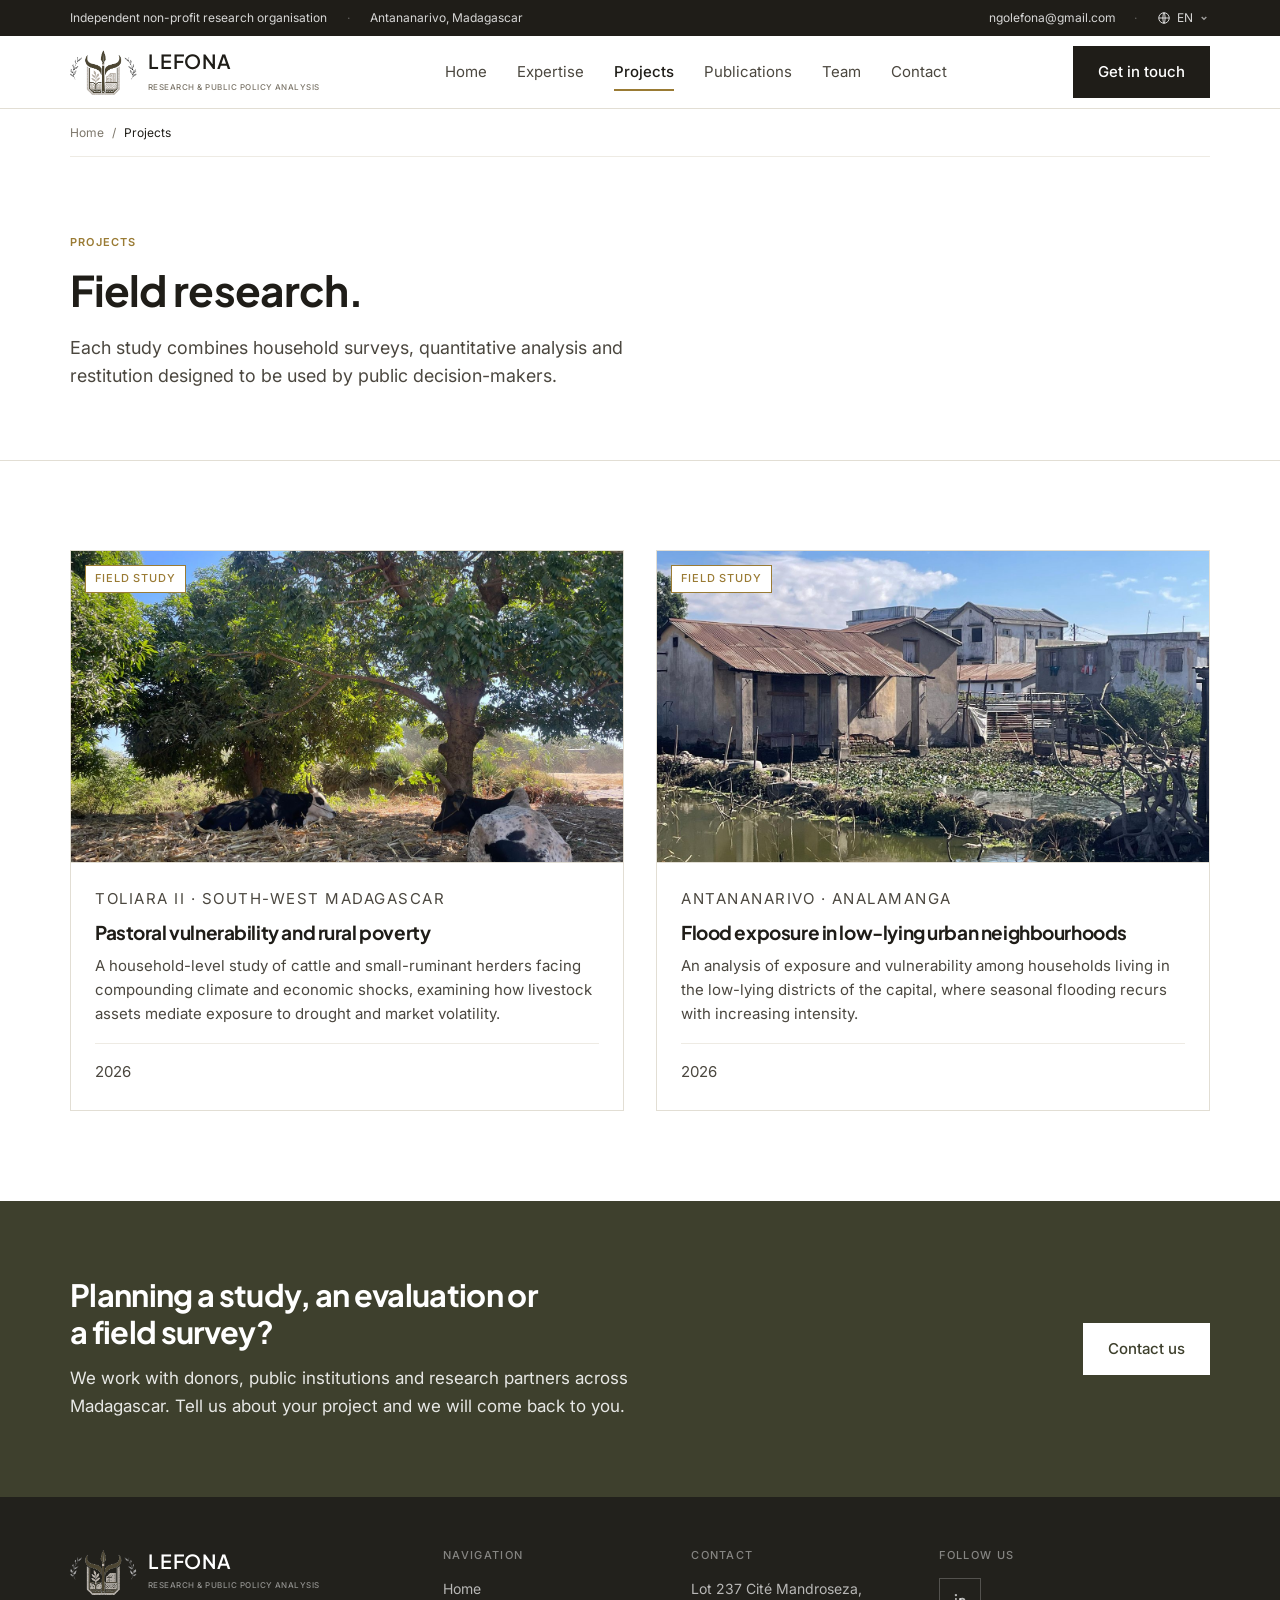
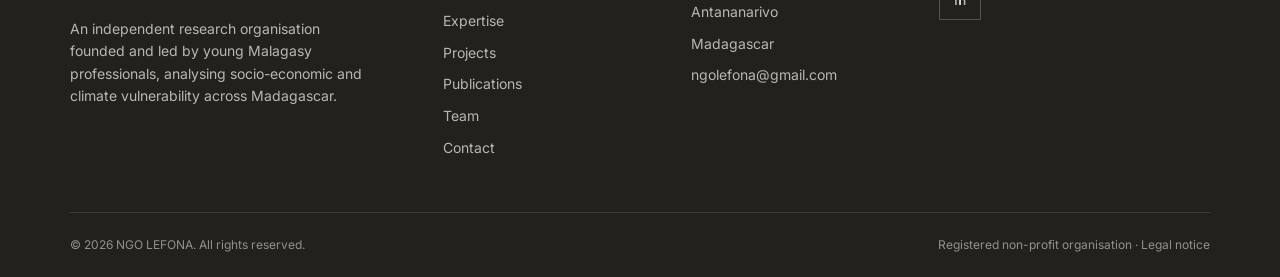
<file: projects.html>
<!DOCTYPE html>
<html lang="en">
<head>
<meta charset="utf-8">
<meta name="viewport" content="width=device-width, initial-scale=1">
<title>Projects | NGO LEFONA</title>
<meta name="description" content="Field studies carried out by NGO LEFONA in Madagascar, combining household surveys with quantitative analysis.">
<link rel="canonical" href="https://association-lefona.github.io/projects.html">

<meta property="og:type" content="website">
<meta property="og:site_name" content="NGO LEFONA">
<meta property="og:title" content="Projects | NGO LEFONA">
<meta property="og:description" content="Field studies carried out by NGO LEFONA in Madagascar, combining household surveys with quantitative analysis.">
<meta property="og:url" content="https://association-lefona.github.io/projects.html">
<meta property="og:image" content="https://association-lefona.github.io/images/logo-lefona.png">
<meta name="twitter:card" content="summary">

<link rel="icon" href="images/logo-mark.png">
<link rel="apple-touch-icon" href="images/logo-mark.png">

<link rel="preconnect" href="https://fonts.googleapis.com">
<link rel="preconnect" href="https://fonts.gstatic.com" crossorigin>
<link rel="stylesheet" href="https://fonts.googleapis.com/css2?family=Plus+Jakarta+Sans:wght@500;600;700;800&family=Inter:wght@400;500;600&display=swap">
<link rel="stylesheet" href="css/style.css?v=20260914u">
</head>
<body>

<a class="skip-link" href="#main">Skip to content</a>

<div class="utility">
  <div class="container utility__inner">
    <div class="utility__left">
      <span class="utility__hide">Independent non-profit research organisation</span>
      <span class="utility__sep utility__hide">·</span>
      <span><span translate="no" class="notranslate">Antananarivo, Madagascar</span></span>
    </div>
    <div class="utility__right">
      <a class="utility__hide" href="mailto:ngolefona@gmail.com"><span translate="no" class="notranslate">ngolefona@gmail.com</span></a>
      <span class="utility__sep utility__hide">·</span>

      <div class="lang">
        <button class="lang__btn" id="lang-btn" type="button"
                aria-expanded="false" aria-haspopup="true" aria-label="Change language">
          <svg viewBox="0 0 24 24" fill="none" stroke="currentColor" stroke-width="1.7" aria-hidden="true">
            <circle cx="12" cy="12" r="9"/>
            <path d="M3 12h18M12 3c2.6 2.8 2.6 15.2 0 18M12 3c-2.6 2.8-2.6 15.2 0 18"/>
          </svg>
          <span class="lang__code" translate="no">EN</span>
          <svg class="chev" viewBox="0 0 12 12" fill="none" stroke="currentColor" stroke-width="2" aria-hidden="true">
            <path d="M2.5 4.5 6 8l3.5-3.5"/>
          </svg>
        </button>
        <ul class="lang__menu" id="lang-menu" data-open="false" role="menu">
          <li class="lang__group">Site languages</li>
          <li><button type="button" data-lang="en">English</button></li>
          <li><button type="button" data-lang="fr">Français</button></li>
          <li><button type="button" data-lang="mg">Malagasy</button></li>
          <li class="lang__group">Machine translation</li>
          <li><button type="button" data-lang="af">Afrikaans</button></li>
          <li><button type="button" data-lang="am">አማርኛ</button></li>
          <li><button type="button" data-lang="ar">العربية</button></li>
          <li><button type="button" data-lang="bn">বাংলা</button></li>
          <li><button type="button" data-lang="cs">Čeština</button></li>
          <li><button type="button" data-lang="da">Dansk</button></li>
          <li><button type="button" data-lang="de">Deutsch</button></li>
          <li><button type="button" data-lang="el">Ελληνικά</button></li>
          <li><button type="button" data-lang="es">Español</button></li>
          <li><button type="button" data-lang="fa">فارسی</button></li>
          <li><button type="button" data-lang="fi">Suomi</button></li>
          <li><button type="button" data-lang="ha">Hausa</button></li>
          <li><button type="button" data-lang="he">עברית</button></li>
          <li><button type="button" data-lang="hi">हिन्दी</button></li>
          <li><button type="button" data-lang="hu">Magyar</button></li>
          <li><button type="button" data-lang="id">Indonesia</button></li>
          <li><button type="button" data-lang="it">Italiano</button></li>
          <li><button type="button" data-lang="ja">日本語</button></li>
          <li><button type="button" data-lang="ko">한국어</button></li>
          <li><button type="button" data-lang="nl">Nederlands</button></li>
          <li><button type="button" data-lang="no">Norsk</button></li>
          <li><button type="button" data-lang="pl">Polski</button></li>
          <li><button type="button" data-lang="pt">Português</button></li>
          <li><button type="button" data-lang="ro">Română</button></li>
          <li><button type="button" data-lang="ru">Русский</button></li>
          <li><button type="button" data-lang="sv">Svenska</button></li>
          <li><button type="button" data-lang="sw">Kiswahili</button></li>
          <li><button type="button" data-lang="ta">தமிழ்</button></li>
          <li><button type="button" data-lang="th">ไทย</button></li>
          <li><button type="button" data-lang="tr">Türkçe</button></li>
          <li><button type="button" data-lang="uk">Українська</button></li>
          <li><button type="button" data-lang="ur">اردو</button></li>
          <li><button type="button" data-lang="vi">Tiếng Việt</button></li>
          <li><button type="button" data-lang="yo">Yorùbá</button></li>
          <li><button type="button" data-lang="zh-CN">中文（简体）</button></li>
          <li><button type="button" data-lang="zh-TW">中文（繁體）</button></li>
          <li><button type="button" data-lang="zu">isiZulu</button></li>
        </ul>
      </div>
    </div>
  </div>
</div>

<header class="masthead">
  <div class="container masthead__inner">
    <a class="brand" href="index.html">
      <img src="images/logo-mark.png" alt="" aria-hidden="true">
      <span>
        <span class="brand__name" translate="no">LEFONA</span>
        <span class="brand__sub" data-i18n="brand.sub">Research &amp; public policy analysis</span>
      </span>
    </a>

    <nav class="nav" id="nav" data-open="false" aria-label="Main">
      <a href="index.html" data-i18n="nav.home">Home</a>
      <a href="expertise.html" data-i18n="nav.expertise">Expertise</a>
      <a href="projects.html" aria-current="page" data-i18n="nav.projects">Projects</a>
      <a href="publications.html" data-i18n="nav.publications">Publications</a>
      <a href="team.html" data-i18n="nav.team">Team</a>
      <a href="contact.html" data-i18n="nav.contact">Contact</a>
    </nav>

    <div class="masthead__actions">
      <a class="btn btn--solid" href="contact.html" data-i18n="cta.getInTouch">Get in touch</a>
      <button class="burger" id="burger" type="button"
              aria-expanded="false" aria-controls="nav" aria-label="Menu">
        <span></span><span></span><span></span>
      </button>
    </div>
  </div>
</header>

<main id="main">

  <div class="container">
    <nav class="crumbs" aria-label="Breadcrumb">
      <a href="index.html" data-i18n="nav.home">Home</a>
      <span aria-hidden="true">/</span>
      <span aria-current="page">Projects</span>
    </nav>
  </div>

  <section class="page-head">
    <div class="container page-head__grid">
      <div>
        <p class="kicker" style="margin-bottom:14px">Projects</p>
        <h1>Field research.</h1>
        <p class="lede">Each study combines household surveys, quantitative
           analysis and restitution designed to be used by public
           decision-makers.</p>
      </div>
    </div>
  </section>

  <!-- To add a project: copy one <article class="card"> … </article> block
       and edit the place, title, summary, funder and image. -->
  <section class="section">
    <div class="container">
      <div class="grid grid--2">
        <article class="card" data-reveal>
          <div class="card__media">
            <!-- Replace with: <img src="images/your-photo.jpg" alt="…"> -->
            <img src="images/project-toliara.jpg" alt="Cattle resting in the shade during a field visit in Toliara II" width="1400" height="787" loading="lazy">
            <span class="tag tag--study card__tag">Field study</span>
          </div>
          <div class="card__body">
            <p class="card__place"><span translate="no" class="notranslate">Toliara II · South-West Madagascar</span></p>
            <h3>Pastoral vulnerability and rural poverty</h3>
            <p>A household-level study of cattle and small-ruminant herders facing compounding climate and economic shocks, examining how livestock assets mediate exposure to drought and market volatility.</p>
            <p class="card__foot"><time datetime="2026">2026</time></p>
          </div>
        </article>
        <article class="card" data-reveal>
          <div class="card__media">
            <!-- Replace with: <img src="images/your-photo.jpg" alt="…"> -->
            <img src="images/project-antananarivo.jpg" alt="Houses over standing water in a low-lying district of Antananarivo" width="1400" height="787" loading="lazy">
            <span class="tag tag--study card__tag">Field study</span>
          </div>
          <div class="card__body">
            <p class="card__place"><span translate="no" class="notranslate">Antananarivo · Analamanga</span></p>
            <h3>Flood exposure in low-lying urban neighbourhoods</h3>
            <p>An analysis of exposure and vulnerability among households living in the low-lying districts of the capital, where seasonal flooding recurs with increasing intensity.</p>
            <p class="card__foot"><time datetime="2026">2026</time></p>
          </div>
        </article>
      </div>
    </div>
  </section>


  <section class="cta">
    <div class="container cta__grid">
      <div>
        <h2>Planning a study, an evaluation or a field survey?</h2>
        <p>We work with donors, public institutions and research partners across
           Madagascar. Tell us about your project and we will come back to you.</p>
      </div>
      <a class="btn btn--solid" href="contact.html" data-i18n="cta.contact">Contact us</a>
    </div>
  </section>

</main>


  <footer class="footer">
    <div class="container footer__top">

      <div class="footer__brand">
        <a class="brand" href="index.html">
          <img src="images/logo-mark.png" alt="" aria-hidden="true">
          <span>
            <span class="brand__name" translate="no">LEFONA</span>
            <span class="brand__sub" data-i18n="brand.sub">Research &amp; public policy analysis</span>
          </span>
        </a>
        <p>An independent research organisation founded and led by young Malagasy
           professionals, analysing socio-economic and climate vulnerability
           across Madagascar.</p>
      </div>

      <nav aria-label="Footer">
        <h3 data-i18n="foot.nav">Navigation</h3>
        <ul>
          <li><a href="index.html" data-i18n="nav.home">Home</a></li>
          <li><a href="expertise.html" data-i18n="nav.expertise">Expertise</a></li>
          <li><a href="projects.html" data-i18n="nav.projects">Projects</a></li>
          <li><a href="publications.html" data-i18n="nav.publications">Publications</a></li>
          <li><a href="team.html" data-i18n="nav.team">Team</a></li>
          <li><a href="contact.html" data-i18n="nav.contact">Contact</a></li>
        </ul>
      </nav>

      <div>
        <h3 data-i18n="foot.contact">Contact</h3>
        <ul>
          <li><span translate="no" class="notranslate">Lot 237 Cité Mandroseza, Antananarivo</span></li>
          <li>Madagascar</li>
          <li><a href="mailto:ngolefona@gmail.com"><span translate="no" class="notranslate">ngolefona@gmail.com</span></a></li>
        </ul>
      </div>

      <div>
        <h3 data-i18n="foot.follow">Follow us</h3>
        <!-- Replace the href below with the organisation's exact LinkedIn URL. -->
        <a class="footer__social" href="https://www.linkedin.com/company/ong-lefona"
           target="_blank" rel="noopener" aria-label="LinkedIn">
          <svg viewBox="0 0 24 24" fill="none" stroke="currentColor" stroke-width="2" aria-hidden="true"><circle cx="6.2" cy="6.4" r="1.5" fill="currentColor" stroke="none"/><path d="M6.2 10v9"/><path d="M11.4 19v-5.2c0-1.7 1.2-2.9 2.9-2.9s2.9 1.2 2.9 2.9V19"/><path d="M11.4 10v9"/></svg></a>
      </div>
    </div>

    <div class="container">
      <div class="footer__bottom">
        <span>© 2026 NGO LEFONA. All rights reserved.</span>
        <span>Registered non-profit organisation · <a href="legal.html">Legal notice</a></span>
      </div>
    </div>
  </footer>

  <div id="google-translate" hidden></div>
  <script src="js/main.js?v=20260914u"></script>
  <script src="https://translate.google.com/translate_a/element.js?cb=googleTranslateElementInit" defer></script>
</body>
</html>
</file>
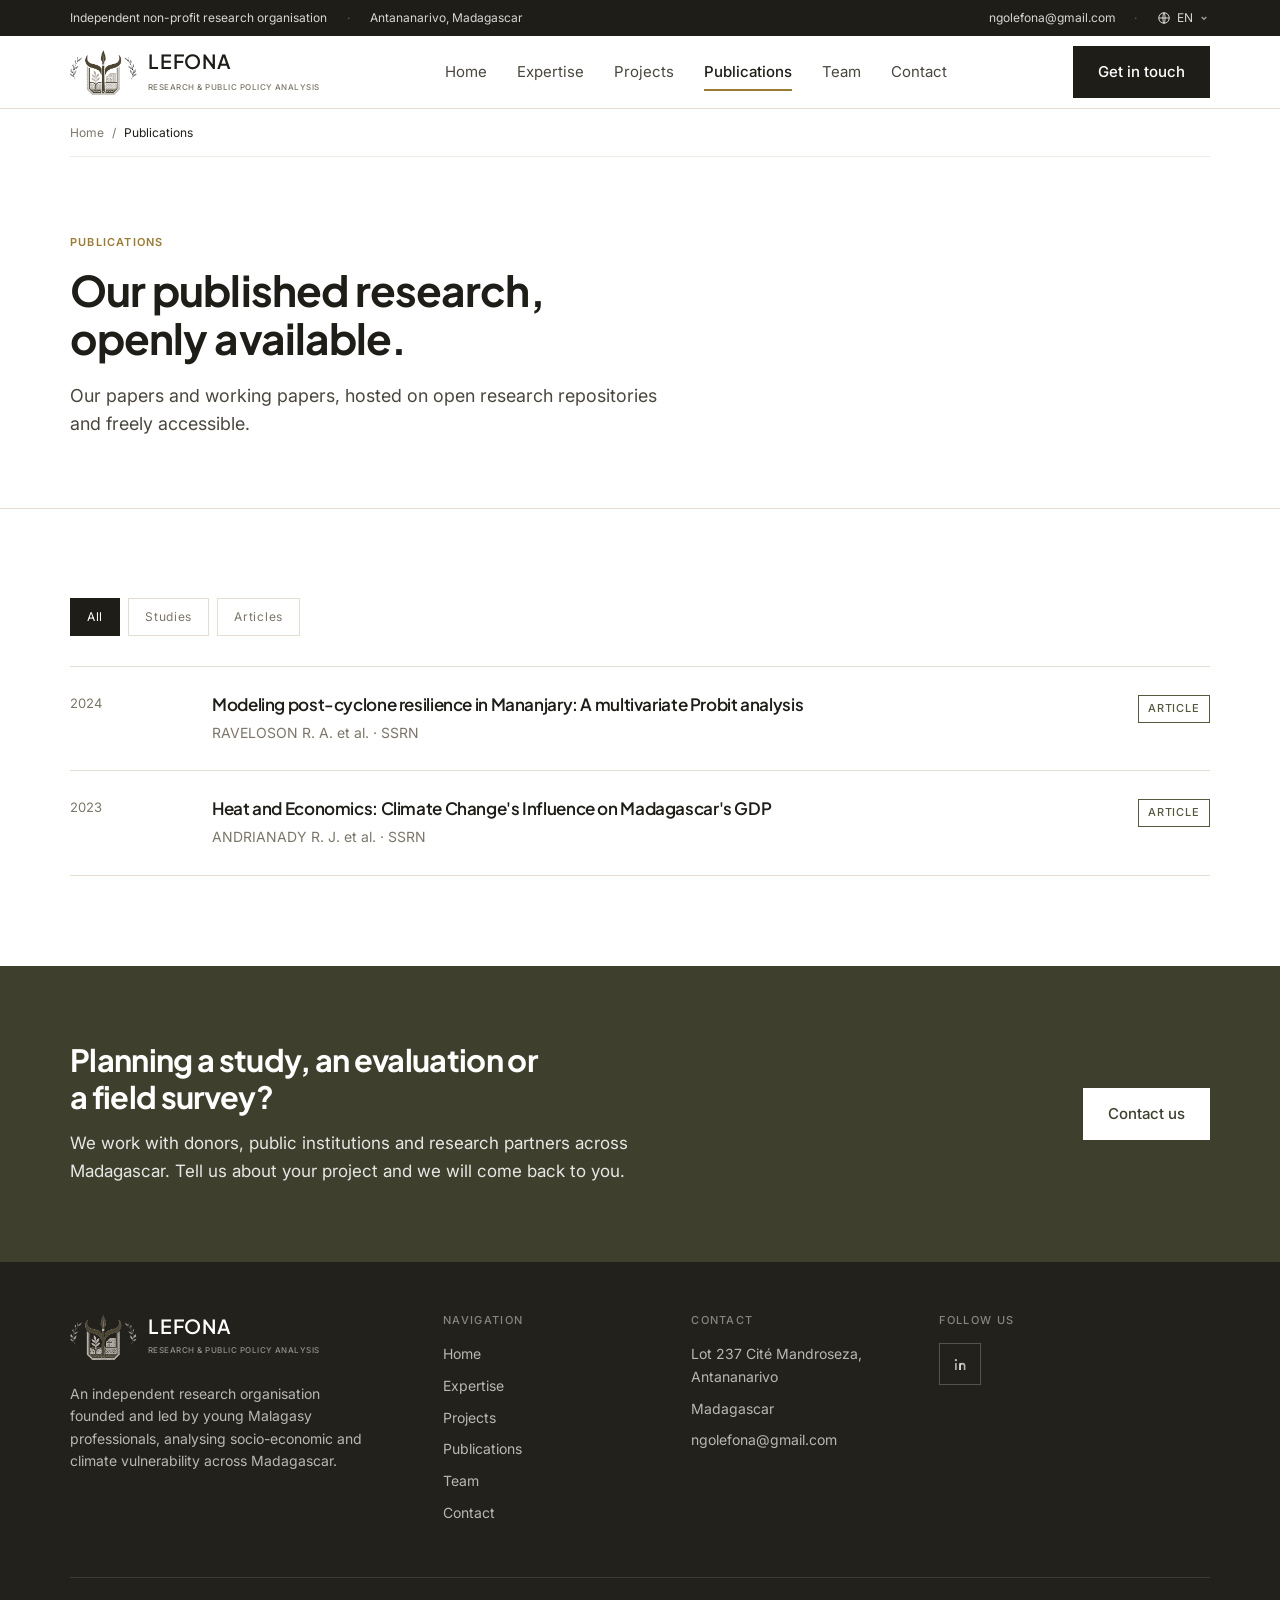
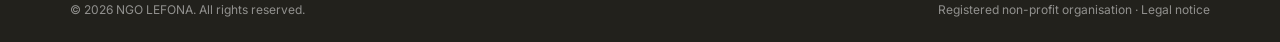
<file: publications.html>
<!DOCTYPE html>
<html lang="en">
<head>
<meta charset="utf-8">
<meta name="viewport" content="width=device-width, initial-scale=1">
<title>Publications | NGO LEFONA</title>
<meta name="description" content="Papers published by NGO LEFONA on climate resilience and the Malagasy economy.">
<link rel="canonical" href="https://association-lefona.github.io/publications.html">

<meta property="og:type" content="website">
<meta property="og:site_name" content="NGO LEFONA">
<meta property="og:title" content="Publications | NGO LEFONA">
<meta property="og:description" content="Papers published by NGO LEFONA on climate resilience and the Malagasy economy.">
<meta property="og:url" content="https://association-lefona.github.io/publications.html">
<meta property="og:image" content="https://association-lefona.github.io/images/logo-lefona.png">
<meta name="twitter:card" content="summary">

<link rel="icon" href="images/logo-mark.png">
<link rel="apple-touch-icon" href="images/logo-mark.png">

<link rel="preconnect" href="https://fonts.googleapis.com">
<link rel="preconnect" href="https://fonts.gstatic.com" crossorigin>
<link rel="stylesheet" href="https://fonts.googleapis.com/css2?family=Plus+Jakarta+Sans:wght@500;600;700;800&family=Inter:wght@400;500;600&display=swap">
<link rel="stylesheet" href="css/style.css?v=20260914u">
</head>
<body>

<a class="skip-link" href="#main">Skip to content</a>

<div class="utility">
  <div class="container utility__inner">
    <div class="utility__left">
      <span class="utility__hide">Independent non-profit research organisation</span>
      <span class="utility__sep utility__hide">·</span>
      <span><span translate="no" class="notranslate">Antananarivo, Madagascar</span></span>
    </div>
    <div class="utility__right">
      <a class="utility__hide" href="mailto:ngolefona@gmail.com"><span translate="no" class="notranslate">ngolefona@gmail.com</span></a>
      <span class="utility__sep utility__hide">·</span>

      <div class="lang">
        <button class="lang__btn" id="lang-btn" type="button"
                aria-expanded="false" aria-haspopup="true" aria-label="Change language">
          <svg viewBox="0 0 24 24" fill="none" stroke="currentColor" stroke-width="1.7" aria-hidden="true">
            <circle cx="12" cy="12" r="9"/>
            <path d="M3 12h18M12 3c2.6 2.8 2.6 15.2 0 18M12 3c-2.6 2.8-2.6 15.2 0 18"/>
          </svg>
          <span class="lang__code" translate="no">EN</span>
          <svg class="chev" viewBox="0 0 12 12" fill="none" stroke="currentColor" stroke-width="2" aria-hidden="true">
            <path d="M2.5 4.5 6 8l3.5-3.5"/>
          </svg>
        </button>
        <ul class="lang__menu" id="lang-menu" data-open="false" role="menu">
          <li class="lang__group">Site languages</li>
          <li><button type="button" data-lang="en">English</button></li>
          <li><button type="button" data-lang="fr">Français</button></li>
          <li><button type="button" data-lang="mg">Malagasy</button></li>
          <li class="lang__group">Machine translation</li>
          <li><button type="button" data-lang="af">Afrikaans</button></li>
          <li><button type="button" data-lang="am">አማርኛ</button></li>
          <li><button type="button" data-lang="ar">العربية</button></li>
          <li><button type="button" data-lang="bn">বাংলা</button></li>
          <li><button type="button" data-lang="cs">Čeština</button></li>
          <li><button type="button" data-lang="da">Dansk</button></li>
          <li><button type="button" data-lang="de">Deutsch</button></li>
          <li><button type="button" data-lang="el">Ελληνικά</button></li>
          <li><button type="button" data-lang="es">Español</button></li>
          <li><button type="button" data-lang="fa">فارسی</button></li>
          <li><button type="button" data-lang="fi">Suomi</button></li>
          <li><button type="button" data-lang="ha">Hausa</button></li>
          <li><button type="button" data-lang="he">עברית</button></li>
          <li><button type="button" data-lang="hi">हिन्दी</button></li>
          <li><button type="button" data-lang="hu">Magyar</button></li>
          <li><button type="button" data-lang="id">Indonesia</button></li>
          <li><button type="button" data-lang="it">Italiano</button></li>
          <li><button type="button" data-lang="ja">日本語</button></li>
          <li><button type="button" data-lang="ko">한국어</button></li>
          <li><button type="button" data-lang="nl">Nederlands</button></li>
          <li><button type="button" data-lang="no">Norsk</button></li>
          <li><button type="button" data-lang="pl">Polski</button></li>
          <li><button type="button" data-lang="pt">Português</button></li>
          <li><button type="button" data-lang="ro">Română</button></li>
          <li><button type="button" data-lang="ru">Русский</button></li>
          <li><button type="button" data-lang="sv">Svenska</button></li>
          <li><button type="button" data-lang="sw">Kiswahili</button></li>
          <li><button type="button" data-lang="ta">தமிழ்</button></li>
          <li><button type="button" data-lang="th">ไทย</button></li>
          <li><button type="button" data-lang="tr">Türkçe</button></li>
          <li><button type="button" data-lang="uk">Українська</button></li>
          <li><button type="button" data-lang="ur">اردو</button></li>
          <li><button type="button" data-lang="vi">Tiếng Việt</button></li>
          <li><button type="button" data-lang="yo">Yorùbá</button></li>
          <li><button type="button" data-lang="zh-CN">中文（简体）</button></li>
          <li><button type="button" data-lang="zh-TW">中文（繁體）</button></li>
          <li><button type="button" data-lang="zu">isiZulu</button></li>
        </ul>
      </div>
    </div>
  </div>
</div>

<header class="masthead">
  <div class="container masthead__inner">
    <a class="brand" href="index.html">
      <img src="images/logo-mark.png" alt="" aria-hidden="true">
      <span>
        <span class="brand__name" translate="no">LEFONA</span>
        <span class="brand__sub" data-i18n="brand.sub">Research &amp; public policy analysis</span>
      </span>
    </a>

    <nav class="nav" id="nav" data-open="false" aria-label="Main">
      <a href="index.html" data-i18n="nav.home">Home</a>
      <a href="expertise.html" data-i18n="nav.expertise">Expertise</a>
      <a href="projects.html" data-i18n="nav.projects">Projects</a>
      <a href="publications.html" aria-current="page" data-i18n="nav.publications">Publications</a>
      <a href="team.html" data-i18n="nav.team">Team</a>
      <a href="contact.html" data-i18n="nav.contact">Contact</a>
    </nav>

    <div class="masthead__actions">
      <a class="btn btn--solid" href="contact.html" data-i18n="cta.getInTouch">Get in touch</a>
      <button class="burger" id="burger" type="button"
              aria-expanded="false" aria-controls="nav" aria-label="Menu">
        <span></span><span></span><span></span>
      </button>
    </div>
  </div>
</header>

<main id="main">

  <div class="container">
    <nav class="crumbs" aria-label="Breadcrumb">
      <a href="index.html" data-i18n="nav.home">Home</a>
      <span aria-hidden="true">/</span>
      <span aria-current="page">Publications</span>
    </nav>
  </div>

  <section class="page-head">
    <div class="container page-head__grid">
      <div>
        <p class="kicker" style="margin-bottom:14px">Publications</p>
        <h1 data-i18n="pubs.title">Our published research, openly available.</h1>
        <p class="lede">Our papers and working papers, hosted on open research
           repositories and freely accessible.</p>
      </div>
    </div>
  </section>

  <!-- To add a publication: copy one <article class="pub"> … </article> block,
       paste it at the top of the list and edit the year, title, authors and
       data-category ("study" or "article"). -->
  <section class="section">
    <div class="container">
      <div class="filters" role="group" aria-label="Filter publications">
        <button class="filter" type="button" data-filter="all" aria-pressed="true">All</button>
        <button class="filter" type="button" data-filter="study" aria-pressed="false">Studies</button>
        <button class="filter" type="button" data-filter="article" aria-pressed="false">Articles</button>
      </div>

      <div class="pubs">
        <article class="pub" data-category="article" data-reveal>
          <div class="pub__year"><time datetime="2024">2024</time></div>
          <div>
            <h3><span translate="no" class="notranslate">Modeling post-cyclone resilience in Mananjary: A multivariate Probit analysis</span></h3>
            <p class="pub__authors"><span translate="no" class="notranslate">RAVELOSON R. A. et al.</span>&nbsp;·&nbsp;<span translate="no" class="notranslate">SSRN</span></p>
          </div>
          <div class="pub__right"><span class="tag tag--article">Article</span></div>
        </article>
        <article class="pub" data-category="article" data-reveal>
          <div class="pub__year"><time datetime="2023">2023</time></div>
          <div>
            <h3><span translate="no" class="notranslate">Heat and Economics: Climate Change's Influence on Madagascar's GDP</span></h3>
            <p class="pub__authors"><span translate="no" class="notranslate">ANDRIANADY R. J. et al.</span>&nbsp;·&nbsp;<span translate="no" class="notranslate">SSRN</span></p>
          </div>
          <div class="pub__right"><span class="tag tag--article">Article</span></div>
        </article>
      </div>
    </div>
  </section>

  <section class="cta">
    <div class="container cta__grid">
      <div>
        <h2>Planning a study, an evaluation or a field survey?</h2>
        <p>We work with donors, public institutions and research partners across
           Madagascar. Tell us about your project and we will come back to you.</p>
      </div>
      <a class="btn btn--solid" href="contact.html" data-i18n="cta.contact">Contact us</a>
    </div>
  </section>

</main>

  <footer class="footer">
    <div class="container footer__top">

      <div class="footer__brand">
        <a class="brand" href="index.html">
          <img src="images/logo-mark.png" alt="" aria-hidden="true">
          <span>
            <span class="brand__name" translate="no">LEFONA</span>
            <span class="brand__sub" data-i18n="brand.sub">Research &amp; public policy analysis</span>
          </span>
        </a>
        <p>An independent research organisation founded and led by young Malagasy
           professionals, analysing socio-economic and climate vulnerability
           across Madagascar.</p>
      </div>

      <nav aria-label="Footer">
        <h3 data-i18n="foot.nav">Navigation</h3>
        <ul>
          <li><a href="index.html" data-i18n="nav.home">Home</a></li>
          <li><a href="expertise.html" data-i18n="nav.expertise">Expertise</a></li>
          <li><a href="projects.html" data-i18n="nav.projects">Projects</a></li>
          <li><a href="publications.html" data-i18n="nav.publications">Publications</a></li>
          <li><a href="team.html" data-i18n="nav.team">Team</a></li>
          <li><a href="contact.html" data-i18n="nav.contact">Contact</a></li>
        </ul>
      </nav>

      <div>
        <h3 data-i18n="foot.contact">Contact</h3>
        <ul>
          <li><span translate="no" class="notranslate">Lot 237 Cité Mandroseza, Antananarivo</span></li>
          <li>Madagascar</li>
          <li><a href="mailto:ngolefona@gmail.com"><span translate="no" class="notranslate">ngolefona@gmail.com</span></a></li>
        </ul>
      </div>

      <div>
        <h3 data-i18n="foot.follow">Follow us</h3>
        <!-- Replace the href below with the organisation's exact LinkedIn URL. -->
        <a class="footer__social" href="https://www.linkedin.com/company/ong-lefona"
           target="_blank" rel="noopener" aria-label="LinkedIn">
          <svg viewBox="0 0 24 24" fill="none" stroke="currentColor" stroke-width="2" aria-hidden="true"><circle cx="6.2" cy="6.4" r="1.5" fill="currentColor" stroke="none"/><path d="M6.2 10v9"/><path d="M11.4 19v-5.2c0-1.7 1.2-2.9 2.9-2.9s2.9 1.2 2.9 2.9V19"/><path d="M11.4 10v9"/></svg></a>
      </div>
    </div>

    <div class="container">
      <div class="footer__bottom">
        <span>© 2026 NGO LEFONA. All rights reserved.</span>
        <span>Registered non-profit organisation · <a href="legal.html">Legal notice</a></span>
      </div>
    </div>
  </footer>

  <div id="google-translate" hidden></div>
  <script src="js/main.js?v=20260914u"></script>
  <script src="https://translate.google.com/translate_a/element.js?cb=googleTranslateElementInit" defer></script>
</body>
</html>
</file>
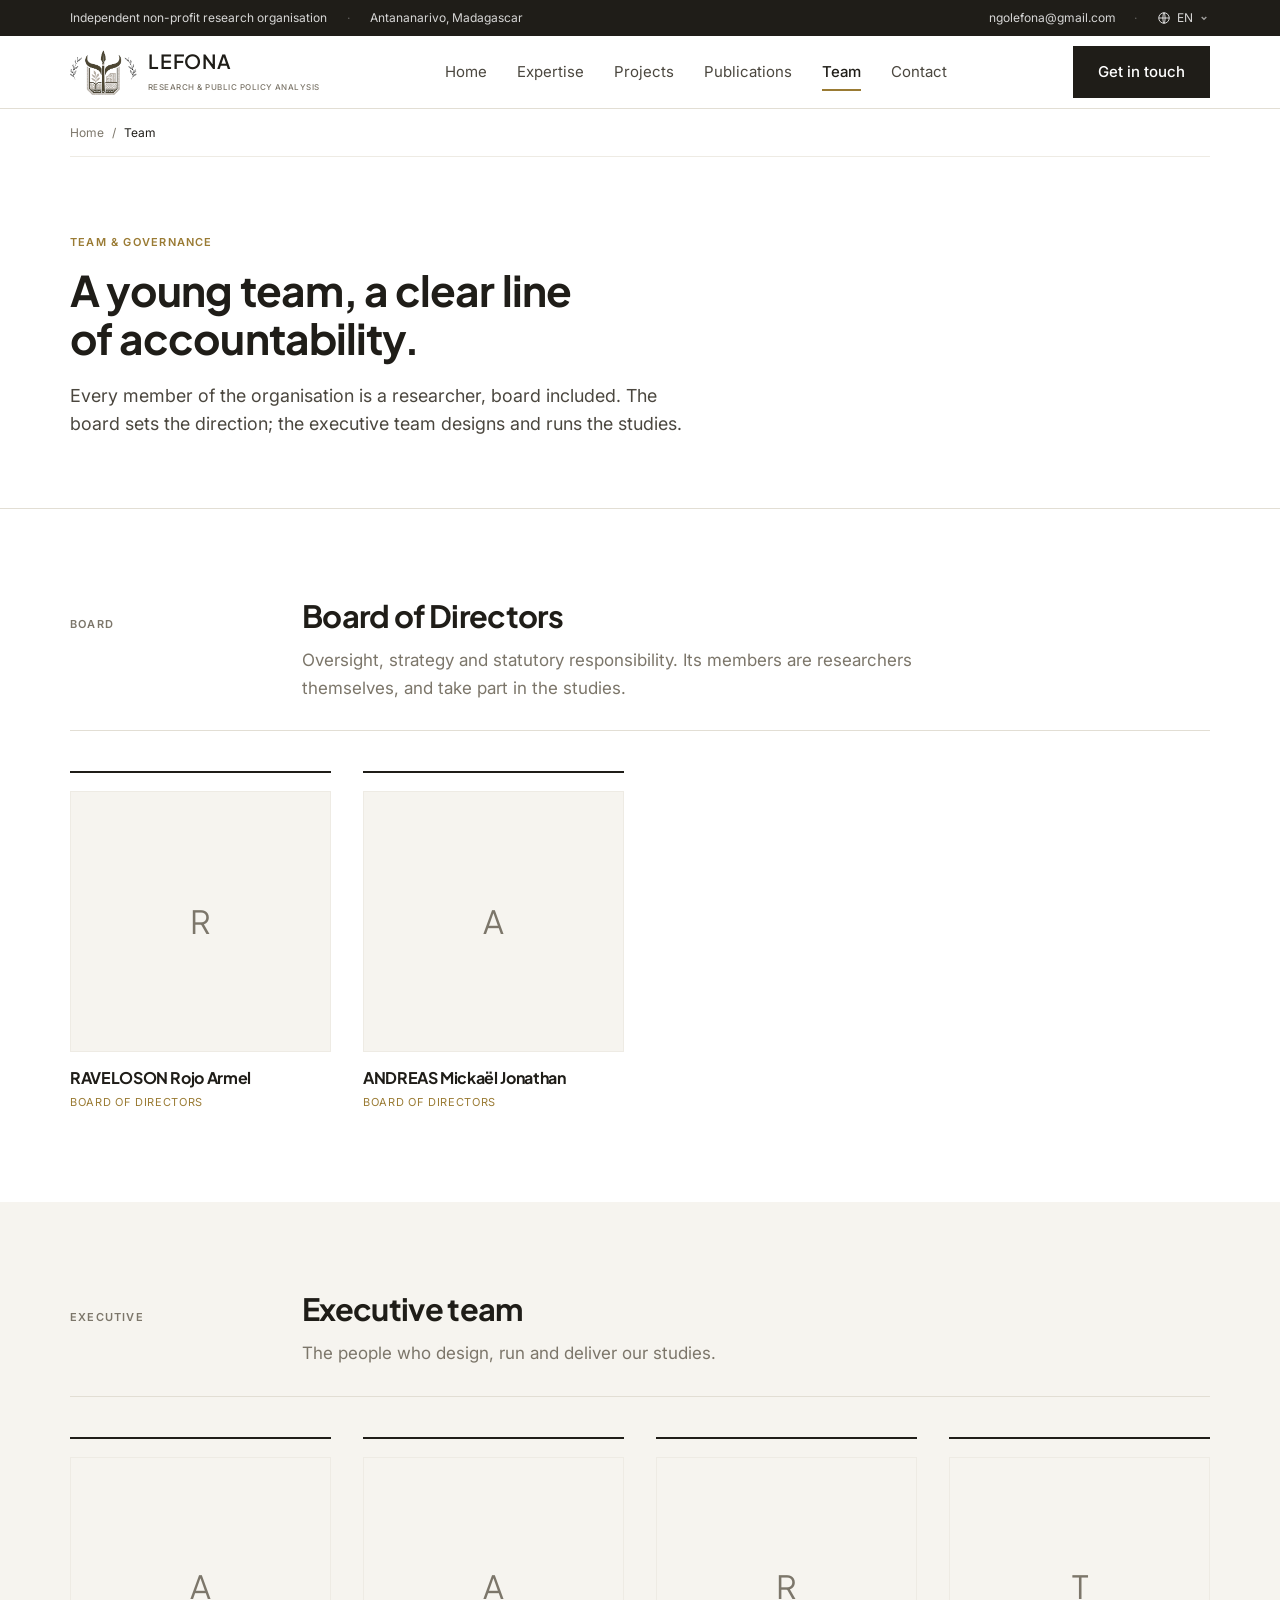
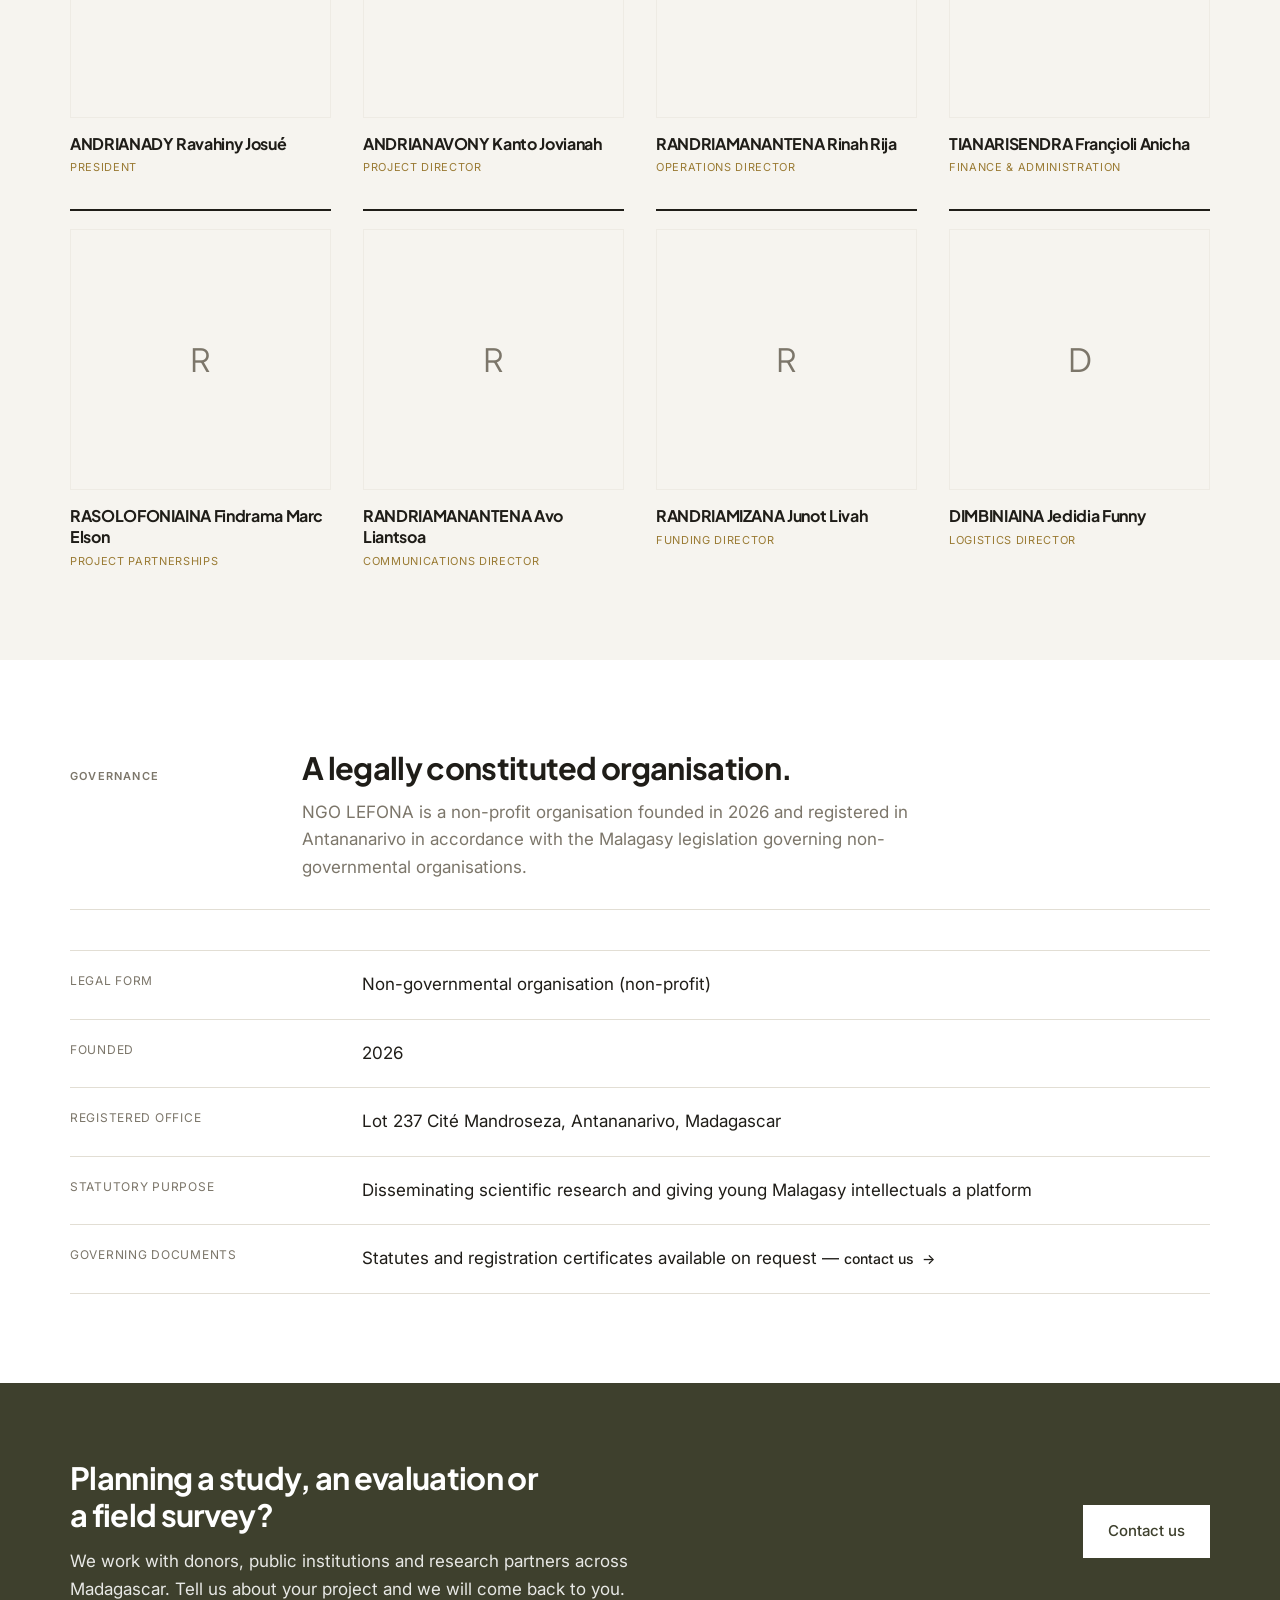
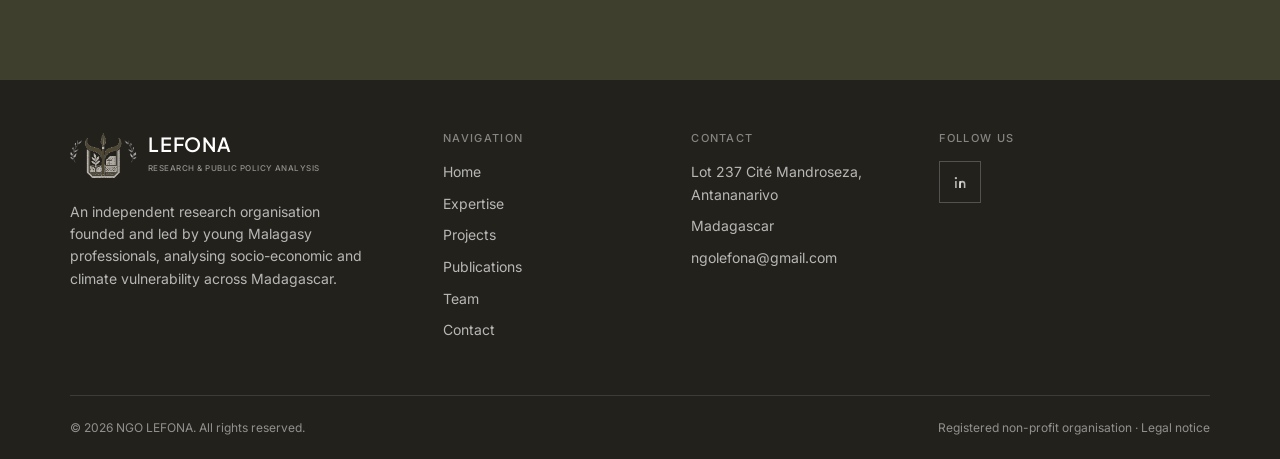
<file: team.html>
<!DOCTYPE html>
<html lang="en">
<head>
<meta charset="utf-8">
<meta name="viewport" content="width=device-width, initial-scale=1">
<title>Team | NGO LEFONA</title>
<meta name="description" content="The board and executive team of NGO LEFONA, an independent research organisation based in Antananarivo, Madagascar.">
<link rel="canonical" href="https://association-lefona.github.io/team.html">

<meta property="og:type" content="website">
<meta property="og:site_name" content="NGO LEFONA">
<meta property="og:title" content="Team | NGO LEFONA">
<meta property="og:description" content="The board and executive team of NGO LEFONA, an independent research organisation based in Antananarivo, Madagascar.">
<meta property="og:url" content="https://association-lefona.github.io/team.html">
<meta property="og:image" content="https://association-lefona.github.io/images/logo-lefona.png">
<meta name="twitter:card" content="summary">

<link rel="icon" href="images/logo-mark.png">
<link rel="apple-touch-icon" href="images/logo-mark.png">

<link rel="preconnect" href="https://fonts.googleapis.com">
<link rel="preconnect" href="https://fonts.gstatic.com" crossorigin>
<link rel="stylesheet" href="https://fonts.googleapis.com/css2?family=Plus+Jakarta+Sans:wght@500;600;700;800&family=Inter:wght@400;500;600&display=swap">
<link rel="stylesheet" href="css/style.css?v=20260914u">
</head>
<body>

<a class="skip-link" href="#main">Skip to content</a>

<div class="utility">
  <div class="container utility__inner">
    <div class="utility__left">
      <span class="utility__hide">Independent non-profit research organisation</span>
      <span class="utility__sep utility__hide">·</span>
      <span><span translate="no" class="notranslate">Antananarivo, Madagascar</span></span>
    </div>
    <div class="utility__right">
      <a class="utility__hide" href="mailto:ngolefona@gmail.com"><span translate="no" class="notranslate">ngolefona@gmail.com</span></a>
      <span class="utility__sep utility__hide">·</span>

      <div class="lang">
        <button class="lang__btn" id="lang-btn" type="button"
                aria-expanded="false" aria-haspopup="true" aria-label="Change language">
          <svg viewBox="0 0 24 24" fill="none" stroke="currentColor" stroke-width="1.7" aria-hidden="true">
            <circle cx="12" cy="12" r="9"/>
            <path d="M3 12h18M12 3c2.6 2.8 2.6 15.2 0 18M12 3c-2.6 2.8-2.6 15.2 0 18"/>
          </svg>
          <span class="lang__code" translate="no">EN</span>
          <svg class="chev" viewBox="0 0 12 12" fill="none" stroke="currentColor" stroke-width="2" aria-hidden="true">
            <path d="M2.5 4.5 6 8l3.5-3.5"/>
          </svg>
        </button>
        <ul class="lang__menu" id="lang-menu" data-open="false" role="menu">
          <li class="lang__group">Site languages</li>
          <li><button type="button" data-lang="en">English</button></li>
          <li><button type="button" data-lang="fr">Français</button></li>
          <li><button type="button" data-lang="mg">Malagasy</button></li>
          <li class="lang__group">Machine translation</li>
          <li><button type="button" data-lang="af">Afrikaans</button></li>
          <li><button type="button" data-lang="am">አማርኛ</button></li>
          <li><button type="button" data-lang="ar">العربية</button></li>
          <li><button type="button" data-lang="bn">বাংলা</button></li>
          <li><button type="button" data-lang="cs">Čeština</button></li>
          <li><button type="button" data-lang="da">Dansk</button></li>
          <li><button type="button" data-lang="de">Deutsch</button></li>
          <li><button type="button" data-lang="el">Ελληνικά</button></li>
          <li><button type="button" data-lang="es">Español</button></li>
          <li><button type="button" data-lang="fa">فارسی</button></li>
          <li><button type="button" data-lang="fi">Suomi</button></li>
          <li><button type="button" data-lang="ha">Hausa</button></li>
          <li><button type="button" data-lang="he">עברית</button></li>
          <li><button type="button" data-lang="hi">हिन्दी</button></li>
          <li><button type="button" data-lang="hu">Magyar</button></li>
          <li><button type="button" data-lang="id">Indonesia</button></li>
          <li><button type="button" data-lang="it">Italiano</button></li>
          <li><button type="button" data-lang="ja">日本語</button></li>
          <li><button type="button" data-lang="ko">한국어</button></li>
          <li><button type="button" data-lang="nl">Nederlands</button></li>
          <li><button type="button" data-lang="no">Norsk</button></li>
          <li><button type="button" data-lang="pl">Polski</button></li>
          <li><button type="button" data-lang="pt">Português</button></li>
          <li><button type="button" data-lang="ro">Română</button></li>
          <li><button type="button" data-lang="ru">Русский</button></li>
          <li><button type="button" data-lang="sv">Svenska</button></li>
          <li><button type="button" data-lang="sw">Kiswahili</button></li>
          <li><button type="button" data-lang="ta">தமிழ்</button></li>
          <li><button type="button" data-lang="th">ไทย</button></li>
          <li><button type="button" data-lang="tr">Türkçe</button></li>
          <li><button type="button" data-lang="uk">Українська</button></li>
          <li><button type="button" data-lang="ur">اردو</button></li>
          <li><button type="button" data-lang="vi">Tiếng Việt</button></li>
          <li><button type="button" data-lang="yo">Yorùbá</button></li>
          <li><button type="button" data-lang="zh-CN">中文（简体）</button></li>
          <li><button type="button" data-lang="zh-TW">中文（繁體）</button></li>
          <li><button type="button" data-lang="zu">isiZulu</button></li>
        </ul>
      </div>
    </div>
  </div>
</div>

<header class="masthead">
  <div class="container masthead__inner">
    <a class="brand" href="index.html">
      <img src="images/logo-mark.png" alt="" aria-hidden="true">
      <span>
        <span class="brand__name" translate="no">LEFONA</span>
        <span class="brand__sub" data-i18n="brand.sub">Research &amp; public policy analysis</span>
      </span>
    </a>

    <nav class="nav" id="nav" data-open="false" aria-label="Main">
      <a href="index.html" data-i18n="nav.home">Home</a>
      <a href="expertise.html" data-i18n="nav.expertise">Expertise</a>
      <a href="projects.html" data-i18n="nav.projects">Projects</a>
      <a href="publications.html" data-i18n="nav.publications">Publications</a>
      <a href="team.html" aria-current="page" data-i18n="nav.team">Team</a>
      <a href="contact.html" data-i18n="nav.contact">Contact</a>
    </nav>

    <div class="masthead__actions">
      <a class="btn btn--solid" href="contact.html" data-i18n="cta.getInTouch">Get in touch</a>
      <button class="burger" id="burger" type="button"
              aria-expanded="false" aria-controls="nav" aria-label="Menu">
        <span></span><span></span><span></span>
      </button>
    </div>
  </div>
</header>

<main id="main">

  <div class="container">
    <nav class="crumbs" aria-label="Breadcrumb">
      <a href="index.html" data-i18n="nav.home">Home</a>
      <span aria-hidden="true">/</span>
      <span aria-current="page">Team</span>
    </nav>
  </div>

  <section class="page-head">
    <div class="container page-head__grid">
      <div>
        <p class="kicker" style="margin-bottom:14px">Team &amp; governance</p>
        <h1>A young team, a clear line of accountability.</h1>
        <p class="lede">Every member of the organisation is a researcher, board
           included. The board sets the direction; the executive team designs and
           runs the studies.</p>
      </div>
    </div>
  </section>

  <section class="section">
    <div class="container">
      <div class="section-head">
        <p class="kicker">Board</p>
        <div class="section-head__body">
          <h2 data-i18n="team.board">Board of Directors</h2>
          <p>Oversight, strategy and statutory responsibility. Its members are
             researchers themselves, and take part in the studies.</p>
        </div>
      </div>

      <div class="grid grid--4">
        <article class="person" data-reveal>
          <div class="person__avatar" aria-hidden="true" translate="no">R</div>
          <h3><span translate="no" class="notranslate">RAVELOSON Rojo Armel</span></h3>
          <p class="person__role">Board of Directors</p>
        </article>
        <article class="person" data-reveal>
          <div class="person__avatar" aria-hidden="true" translate="no">A</div>
          <h3><span translate="no" class="notranslate">ANDREAS Mickaël Jonathan</span></h3>
          <p class="person__role">Board of Directors</p>
        </article>
      </div>
    </div>
  </section>

  <section class="section section--alt">
    <div class="container">
      <div class="section-head">
        <p class="kicker">Executive</p>
        <div class="section-head__body">
          <h2 data-i18n="team.exec">Executive team</h2>
          <p>The people who design, run and deliver our studies.</p>
        </div>
      </div>

      <!-- To add a member: copy one <article class="person"> … </article> block. -->
      <div class="grid grid--4">
        <article class="person" data-reveal>
          <!-- For a photo: replace the div below with
               <img src="images/photo.jpg" alt=""> -->
          <div class="person__avatar" aria-hidden="true" translate="no">A</div>
          <h3><span translate="no" class="notranslate">ANDRIANADY Ravahiny Josué</span></h3>
          <p class="person__role">President</p>
        </article>
        <article class="person" data-reveal>
          <!-- For a photo: replace the div below with
               <img src="images/photo.jpg" alt=""> -->
          <div class="person__avatar" aria-hidden="true" translate="no">A</div>
          <h3><span translate="no" class="notranslate">ANDRIANAVONY Kanto Jovianah</span></h3>
          <p class="person__role">Project Director</p>
        </article>
        <article class="person" data-reveal>
          <!-- For a photo: replace the div below with
               <img src="images/photo.jpg" alt=""> -->
          <div class="person__avatar" aria-hidden="true" translate="no">R</div>
          <h3><span translate="no" class="notranslate">RANDRIAMANANTENA Rinah Rija</span></h3>
          <p class="person__role">Operations Director</p>
        </article>
        <article class="person" data-reveal>
          <!-- For a photo: replace the div below with
               <img src="images/photo.jpg" alt=""> -->
          <div class="person__avatar" aria-hidden="true" translate="no">T</div>
          <h3><span translate="no" class="notranslate">TIANARISENDRA Françioli Anicha</span></h3>
          <p class="person__role">Finance &amp; Administration</p>
        </article>
        <article class="person" data-reveal>
          <!-- For a photo: replace the div below with
               <img src="images/photo.jpg" alt=""> -->
          <div class="person__avatar" aria-hidden="true" translate="no">R</div>
          <h3><span translate="no" class="notranslate">RASOLOFONIAINA Findrama Marc Elson</span></h3>
          <p class="person__role">Project Partnerships</p>
        </article>
        <article class="person" data-reveal>
          <!-- For a photo: replace the div below with
               <img src="images/photo.jpg" alt=""> -->
          <div class="person__avatar" aria-hidden="true" translate="no">R</div>
          <h3><span translate="no" class="notranslate">RANDRIAMANANTENA Avo Liantsoa</span></h3>
          <p class="person__role">Communications Director</p>
        </article>
        <article class="person" data-reveal>
          <!-- For a photo: replace the div below with
               <img src="images/photo.jpg" alt=""> -->
          <div class="person__avatar" aria-hidden="true" translate="no">R</div>
          <h3><span translate="no" class="notranslate">RANDRIAMIZANA Junot Livah</span></h3>
          <p class="person__role">Funding Director</p>
        </article>
        <article class="person" data-reveal>
          <!-- For a photo: replace the div below with
               <img src="images/photo.jpg" alt=""> -->
          <div class="person__avatar" aria-hidden="true" translate="no">D</div>
          <h3><span translate="no" class="notranslate">DIMBINIAINA Jedidia Funny</span></h3>
          <p class="person__role">Logistics Director</p>
        </article>
      </div>
    </div>
  </section>

  <section class="section">
    <div class="container">
      <div class="section-head">
        <p class="kicker">Governance</p>
        <div class="section-head__body">
          <h2>A legally constituted organisation.</h2>
          <p>NGO LEFONA is a non-profit organisation founded in 2026 and
             registered in Antananarivo in accordance with the Malagasy
             legislation governing non-governmental organisations.</p>
        </div>
      </div>

      <dl class="facts">
        <div class="fact">
          <dt data-i18n="lbl.legalForm">Legal form</dt>
          <dd>Non-governmental organisation (non-profit)</dd>
        </div>
        <div class="fact">
          <dt data-i18n="lbl.founded">Founded</dt>
          <dd>2026</dd>
        </div>
        <div class="fact">
          <dt data-i18n="lbl.office">Registered office</dt>
          <dd><span translate="no" class="notranslate">Lot 237 Cité Mandroseza, Antananarivo, Madagascar</span></dd>
        </div>
        <div class="fact">
          <dt data-i18n="lbl.purpose">Statutory purpose</dt>
          <dd>Disseminating scientific research and giving young Malagasy
              intellectuals a platform</dd>
        </div>
        <div class="fact">
          <dt data-i18n="lbl.docs">Governing documents</dt>
          <dd>Statutes and registration certificates available on request —
              <a class="arrow arrow--sm" href="contact.html">contact us</a></dd>
        </div>
      </dl>
    </div>
  </section>

  <section class="cta">
    <div class="container cta__grid">
      <div>
        <h2>Planning a study, an evaluation or a field survey?</h2>
        <p>We work with donors, public institutions and research partners across
           Madagascar. Tell us about your project and we will come back to you.</p>
      </div>
      <a class="btn btn--solid" href="contact.html" data-i18n="cta.contact">Contact us</a>
    </div>
  </section>

</main>

  <footer class="footer">
    <div class="container footer__top">

      <div class="footer__brand">
        <a class="brand" href="index.html">
          <img src="images/logo-mark.png" alt="" aria-hidden="true">
          <span>
            <span class="brand__name" translate="no">LEFONA</span>
            <span class="brand__sub" data-i18n="brand.sub">Research &amp; public policy analysis</span>
          </span>
        </a>
        <p>An independent research organisation founded and led by young Malagasy
           professionals, analysing socio-economic and climate vulnerability
           across Madagascar.</p>
      </div>

      <nav aria-label="Footer">
        <h3 data-i18n="foot.nav">Navigation</h3>
        <ul>
          <li><a href="index.html" data-i18n="nav.home">Home</a></li>
          <li><a href="expertise.html" data-i18n="nav.expertise">Expertise</a></li>
          <li><a href="projects.html" data-i18n="nav.projects">Projects</a></li>
          <li><a href="publications.html" data-i18n="nav.publications">Publications</a></li>
          <li><a href="team.html" data-i18n="nav.team">Team</a></li>
          <li><a href="contact.html" data-i18n="nav.contact">Contact</a></li>
        </ul>
      </nav>

      <div>
        <h3 data-i18n="foot.contact">Contact</h3>
        <ul>
          <li><span translate="no" class="notranslate">Lot 237 Cité Mandroseza, Antananarivo</span></li>
          <li>Madagascar</li>
          <li><a href="mailto:ngolefona@gmail.com"><span translate="no" class="notranslate">ngolefona@gmail.com</span></a></li>
        </ul>
      </div>

      <div>
        <h3 data-i18n="foot.follow">Follow us</h3>
        <!-- Replace the href below with the organisation's exact LinkedIn URL. -->
        <a class="footer__social" href="https://www.linkedin.com/company/ong-lefona"
           target="_blank" rel="noopener" aria-label="LinkedIn">
          <svg viewBox="0 0 24 24" fill="none" stroke="currentColor" stroke-width="2" aria-hidden="true"><circle cx="6.2" cy="6.4" r="1.5" fill="currentColor" stroke="none"/><path d="M6.2 10v9"/><path d="M11.4 19v-5.2c0-1.7 1.2-2.9 2.9-2.9s2.9 1.2 2.9 2.9V19"/><path d="M11.4 10v9"/></svg></a>
      </div>
    </div>

    <div class="container">
      <div class="footer__bottom">
        <span>© 2026 NGO LEFONA. All rights reserved.</span>
        <span>Registered non-profit organisation · <a href="legal.html">Legal notice</a></span>
      </div>
    </div>
  </footer>

  <div id="google-translate" hidden></div>
  <script src="js/main.js?v=20260914u"></script>
  <script src="https://translate.google.com/translate_a/element.js?cb=googleTranslateElementInit" defer></script>
</body>
</html>
</file>
<file: css/style.css>
/* ==========================================================================
   NGO LEFONA — style.css
   Research institute layout: utility bar, sticky header, editorial grid,
   card system, dark footer.

   1.  Tokens
   2.  Reset & base
   3.  Layout helpers
   4.  Typography
   5.  Buttons & links
   6.  Utility bar
   7.  Header & navigation
   8.  Language switcher
   9.  Hero
   10. Breadcrumb & page header
   11. Cards (work, publication, person)
   12. Lists & tables
   13. Stats & partners
   14. Forms
   15. Media & gallery
   16. Footer
   17. Motion
   18. Responsive
   ========================================================================== */


/* ==========================================================================
   1. TOKENS
   ========================================================================== */
:root {
  /* Neutrals */
  --c-bg:        #ffffff;
  --c-bg-alt:    #f6f4ef;
  --c-bg-deep:   #22211c;
  --c-ink:       #1f1d18;
  --c-body:      #4b473f;
  --c-muted:     #7c766a;
  --c-line:      #e2ded4;
  --c-line-soft: #eeebe4;

  /* Brand — drawn from the LEFONA emblem */
  --c-olive:     #55583f;
  --c-olive-dk:  #3e402d;
  --c-brass:     #9a7b34;
  --c-clay:      #9c4f31;

  /* Type — aligned with the typographic conventions of research institutes
     (ODI uses Plus Jakarta Sans; OPM uses Poppins/Roboto; J-PAL, Open Sans).
     Display face for headings, neutral grotesque for running text. */
  --f-display: 'Plus Jakarta Sans', -apple-system, 'Segoe UI', Helvetica, Arial, sans-serif;
  --f-sans:    'Inter', -apple-system, 'Segoe UI', Helvetica, Arial, sans-serif;
  --f-label:   'Inter', -apple-system, 'Segoe UI', Helvetica, Arial, sans-serif;

  /* Metrics */
  --maxw: 1220px;
  --gut: 40px;
  --utility-h: 36px;
  --header-h: 72px;
  --ease: cubic-bezier(.2, .6, .3, 1);
}


/* ==========================================================================
   2. RESET & BASE
   ========================================================================== */
*, *::before, *::after { box-sizing: border-box; margin: 0; padding: 0; }

html { -webkit-text-size-adjust: 100%; scroll-behavior: smooth; }

body {
  font-family: var(--f-sans);
  font-size: 1.0625rem;
  line-height: 1.62;
  color: var(--c-body);
  background: var(--c-bg);
  -webkit-font-smoothing: antialiased;
  text-rendering: optimizeLegibility;
}

body.is-locked { overflow: hidden; }

img, svg, iframe { display: block; max-width: 100%; }
ul, ol { list-style: none; }
button { font: inherit; color: inherit; }

a { color: inherit; text-decoration: none; }

:focus-visible {
  outline: 2px solid var(--c-brass);
  outline-offset: 2px;
}

/* Accessibility: skip to content */
.skip-link {
  position: absolute;
  left: -9999px;
  top: 0;
  z-index: 999;
  background: var(--c-ink);
  color: #fff;
  padding: 12px 20px;
  font-size: .875rem;
}

.skip-link:focus { left: 0; }

/* Google Translate must not shift the layout, highlight translated runs in
   blue, or pop its "original text" tooltip over the page. */
body { top: 0 !important; }
.skiptranslate iframe { display: none !important; }
.goog-tooltip, .goog-tooltip:hover { display: none !important; }

/* Loading spinner the widget pins over the top-left of the page */
.VIpgJd-ZVi9od-aZ2wEe-wOHMyf,
.VIpgJd-ZVi9od-ORHb-OEVmcd { display: none !important; }
.goog-text-highlight {
  background: none !important;
  box-shadow: none !important;
  color: inherit !important;
}


/* ==========================================================================
   3. LAYOUT HELPERS
   ========================================================================== */
.container {
  width: 100%;
  max-width: var(--maxw);
  margin-inline: auto;
  padding-inline: var(--gut);
}

.section { padding-block: clamp(56px, 7vw, 96px); }
.section--tight { padding-block: clamp(40px, 5vw, 64px); }
.section--alt { background: var(--c-bg-alt); }
.section--rule { border-top: 1px solid var(--c-line); }

.grid { display: grid; gap: 32px; }
.grid--2 { grid-template-columns: repeat(2, 1fr); }
.grid--3 { grid-template-columns: repeat(3, 1fr); }
.grid--4 { grid-template-columns: repeat(4, 1fr); }

/* Section header: label on the left, heading on the right */
.section-head {
  display: grid;
  grid-template-columns: 200px 1fr;
  gap: 32px;
  padding-bottom: 28px;
  margin-bottom: 40px;
  border-bottom: 1px solid var(--c-line);
}

.section-head__body { max-width: 640px; }
.section-head p { margin-top: 12px; color: var(--c-muted); }

.section-head__link { grid-column: 2; margin-top: 18px; }

.kicker {
  font-family: var(--f-label);
  font-size: .6875rem;
  font-weight: 600;
  letter-spacing: .11em;
  text-transform: uppercase;
  color: var(--c-brass);
  padding-top: 6px;
}


/* ==========================================================================
   4. TYPOGRAPHY
   ========================================================================== */
h1, h2, h3, h4 {
  font-family: var(--f-display);
  font-weight: 700;
  line-height: 1.2;
  color: var(--c-ink);
  letter-spacing: -.022em;
}

h1 { font-size: clamp(1.9rem, 3.3vw, 2.75rem); line-height: 1.14; }
h2 { font-size: clamp(1.5rem, 2.4vw, 2.05rem); }
h3 { font-size: 1.1875rem; }
h4 { font-size: 1.0625rem; }

.lede {
  font-size: clamp(1.0625rem, 1.4vw, 1.1875rem);
  line-height: 1.55;
  color: var(--c-body);
}

.prose p { margin-bottom: 1.1em; }
.prose h2 { margin: 2em 0 .6em; }
.prose h3 { margin: 1.6em 0 .5em; }

.meta {
  font-family: var(--f-label);
  font-size: .75rem;
  letter-spacing: .04em;
  color: var(--c-muted);
}

.tag {
  display: inline-block;
  font-family: var(--f-label);
  font-size: .6875rem;
  font-weight: 500;
  letter-spacing: .08em;
  text-transform: uppercase;
  padding: 4px 9px;
  border: 1px solid var(--c-line);
  color: var(--c-muted);
}

.tag--article { border-color: var(--c-olive); color: var(--c-olive); }
.tag--study  { border-color: var(--c-brass); color: var(--c-brass); }
.tag--report { border-color: var(--c-clay); color: var(--c-clay); }


/* ==========================================================================
   5. BUTTONS & LINKS
   ========================================================================== */
.btn {
  display: inline-flex;
  align-items: center;
  gap: 10px;
  font-size: .9375rem;
  font-weight: 500;
  padding: 13px 24px;
  border: 1px solid transparent;
  cursor: pointer;
  transition: background-color .2s var(--ease), color .2s var(--ease),
              border-color .2s var(--ease);
}

.btn--solid { background: var(--c-ink); color: #fff; }
.btn--solid:hover { background: var(--c-olive); }

.btn--line { border-color: var(--c-ink); color: var(--c-ink); }
.btn--line:hover { background: var(--c-ink); color: #fff; }

.btn--ghost { padding-inline: 0; border-bottom: 1px solid var(--c-ink); }
.btn--ghost:hover { color: var(--c-brass); border-color: var(--c-brass); }

/* Arrow link — the workhorse link of the site */
.arrow {
  display: inline-flex;
  align-items: baseline;
  gap: 8px;
  font-size: .9375rem;
  font-weight: 500;
  color: var(--c-ink);
  transition: color .2s var(--ease);
}

.arrow::after { content: "→"; transition: transform .2s var(--ease); }
.arrow:hover { color: var(--c-brass); }
.arrow:hover::after { transform: translateX(4px); }

.arrow--sm { font-size: .875rem; }


/* ==========================================================================
   6. UTILITY BAR
   ========================================================================== */
.utility {
  height: var(--utility-h);
  background: var(--c-ink);
  color: rgba(255, 255, 255, .82);
  font-size: .75rem;
}

.utility__inner {
  height: 100%;
  display: flex;
  align-items: center;
  justify-content: space-between;
  gap: 24px;
}

.utility a { color: inherit; transition: color .2s var(--ease); }
.utility a:hover { color: #fff; }

.utility__left  { display: flex; align-items: center; gap: 20px; }
.utility__right { display: flex; align-items: center; gap: 18px; }
.utility__sep { color: rgba(255, 255, 255, .3); }


/* ==========================================================================
   7. HEADER & NAVIGATION
   ========================================================================== */
.masthead {
  position: sticky;
  top: 0;
  z-index: 60;
  background: var(--c-bg);
  border-bottom: 1px solid var(--c-line);
}

.masthead__inner {
  height: var(--header-h);
  display: flex;
  align-items: center;
  justify-content: space-between;
  gap: 32px;
}

.brand { display: inline-flex; align-items: center; gap: 11px; }
/* The emblem is wider than it is tall (the two branches), so we set the
   height and let the width follow — otherwise it renders undersized. */
.brand img { height: 46px; width: auto; object-fit: contain; }

.brand__name {
  font-family: var(--f-display);
  font-size: 1.22rem;
  font-weight: 600;
  letter-spacing: .04em;
  color: var(--c-ink);
  line-height: 1;
}

.brand__sub {
  display: block;
  font-family: var(--f-label);
  font-size: .5rem;
  font-weight: 500;
  letter-spacing: .06em;
  text-transform: uppercase;
  color: var(--c-muted);
  margin-top: 3px;
  white-space: nowrap;
}

.nav { display: flex; align-items: center; gap: 30px; }

.nav a {
  position: relative;
  font-size: .9375rem;
  color: var(--c-body);
  padding-block: 6px;
  transition: color .2s var(--ease);
}

.nav a::after {
  content: "";
  position: absolute;
  left: 0; right: 0; bottom: -1px;
  height: 2px;
  background: var(--c-brass);
  transform: scaleX(0);
  transform-origin: left;
  transition: transform .2s var(--ease);
}

.nav a:hover { color: var(--c-ink); }
.nav a:hover::after { transform: scaleX(1); }
.nav a[aria-current="page"] { color: var(--c-ink); font-weight: 500; }
.nav a[aria-current="page"]::after { transform: scaleX(1); }

.masthead__actions { display: flex; align-items: center; gap: 14px; }

.burger {
  display: none;
  width: 40px; height: 40px;
  flex-direction: column;
  align-items: center;
  justify-content: center;
  gap: 5px;
  background: none;
  border: 1px solid var(--c-line);
  cursor: pointer;
  z-index: 80;
}

.burger span {
  width: 18px; height: 1.5px;
  background: var(--c-ink);
  transition: transform .2s var(--ease), opacity .2s var(--ease);
}

.burger[aria-expanded="true"] span:nth-child(1) { transform: translateY(6.5px) rotate(45deg); }
.burger[aria-expanded="true"] span:nth-child(2) { opacity: 0; }
.burger[aria-expanded="true"] span:nth-child(3) { transform: translateY(-6.5px) rotate(-45deg); }


/* ==========================================================================
   8. LANGUAGE SWITCHER
   ========================================================================== */
.lang { position: relative; }

.lang__btn {
  display: inline-flex;
  align-items: center;
  gap: 6px;
  background: none;
  border: 0;
  padding: 6px 2px;
  font-family: var(--f-label);
  font-size: .75rem;
  letter-spacing: .06em;
  color: inherit;
  cursor: pointer;
}

.lang__btn svg { width: 14px; height: 14px; }
.lang__btn .chev { width: 8px; height: 8px; opacity: .7; }

.lang__menu {
  position: absolute;
  top: calc(100% + 8px);
  right: 0;
  width: 230px;
  max-height: 330px;
  overflow-y: auto;
  background: var(--c-bg);
  border: 1px solid var(--c-line);
  box-shadow: 0 20px 48px -24px rgba(31, 29, 24, .45);
  padding: 6px;
  z-index: 90;
  display: none;
}

.lang__menu[data-open="true"] { display: block; }

.lang__menu button {
  width: 100%;
  text-align: left;
  background: none;
  border: 0;
  padding: 8px 11px;
  font-size: .875rem;
  color: var(--c-body);
  cursor: pointer;
  transition: background-color .15s var(--ease);
}

.lang__menu button:hover { background: var(--c-bg-alt); color: var(--c-ink); }
.lang__menu button[aria-current="true"] { color: var(--c-brass); font-weight: 500; }

.lang__group {
  font-family: var(--f-label);
  font-size: .625rem;
  letter-spacing: .1em;
  text-transform: uppercase;
  color: var(--c-muted);
  padding: 10px 11px 5px;
  border-top: 1px solid var(--c-line-soft);
  margin-top: 4px;
}

.lang__group:first-child { border-top: 0; margin-top: 0; }


/* ==========================================================================
   9. HERO
   ========================================================================== */
/* Home banner: field photograph, darkened so the type stays readable */
.hero {
  position: relative;
  border-bottom: 1px solid var(--c-line);
  background-image:
    linear-gradient(180deg, rgba(18, 16, 12, .82) 0%, rgba(18, 16, 12, .74) 55%,
                    rgba(18, 16, 12, .8) 100%),
    url("../images/hero-field-sm.jpg");
  background-size: cover;
  background-position: center 58%;
  color: rgba(255, 255, 255, .9);
}

@media (min-width: 900px) {
  .hero {
    background-image:
      linear-gradient(100deg, rgba(20, 18, 14, .9) 0%, rgba(20, 18, 14, .66) 46%,
                      rgba(20, 18, 14, .3) 72%, rgba(20, 18, 14, .46) 100%),
      url("../images/hero-field.jpg");
  }
}

.hero h1 { color: #fff; }
.hero .lede, .hero__lede { color: rgba(255, 255, 255, .88); }
.hero__eyebrow { color: var(--c-brass); }
.hero__eyebrow::before { background: var(--c-brass); }

.hero__motto {
  color: #fff;
  border-left-color: var(--c-brass);
}

.hero .btn--solid { background: #fff; color: var(--c-ink); }
.hero .btn--solid:hover { background: var(--c-brass); color: #fff; }
.hero .arrow { color: #fff; }
.hero .arrow:hover { color: var(--c-brass); }

/* Photo credit, bottom right of the banner */
.hero__credit {
  position: absolute;
  right: var(--gut);
  bottom: 14px;
  font-size: .6875rem;
  letter-spacing: .04em;
  color: rgba(255, 255, 255, .55);
}

.hero__grid {
  display: grid;
  grid-template-columns: 1.15fr .85fr;
  gap: 56px;
  align-items: center;
  padding-block: clamp(52px, 6.5vw, 86px);
}

.hero__eyebrow {
  display: inline-flex;
  align-items: center;
  gap: 10px;
  font-family: var(--f-label);
  font-size: .6875rem;
  letter-spacing: .12em;
  text-transform: uppercase;
  color: var(--c-brass);
  margin-bottom: 22px;
}

.hero__eyebrow::before {
  content: "";
  width: 24px;
  height: 1px;
  background: var(--c-brass);
}

.hero h1 { max-width: 15ch; }

.hero__motto {
  font-family: var(--f-sans);
  font-style: italic;
  font-size: 1.0625rem;
  color: #fff;                 /* texte posé sur la photo du bandeau */
  margin-top: 20px;
  padding-left: 18px;
  border-left: 2px solid var(--c-brass);
}

.hero__lede { margin-top: 24px; max-width: 52ch; color: rgba(255, 255, 255, .9); }

.hero__actions {
  display: flex;
  flex-wrap: wrap;
  align-items: center;
  gap: 16px 28px;
  margin-top: 34px;
}

.hero__aside {
  background: rgba(255, 255, 255, .95);
  border: 1px solid rgba(255, 255, 255, .5);
  padding: 34px 32px;
  box-shadow: 0 24px 60px -30px rgba(0, 0, 0, .7);
}

.hero__aside dt { color: var(--c-muted); }
.hero__aside dd { color: var(--c-ink); }


.hero__aside h2 {
  font-size: 1rem;
  font-family: var(--f-label);
  font-weight: 500;
  letter-spacing: .1em;
  text-transform: uppercase;
  color: var(--c-muted);
  margin-bottom: 22px;
}

.hero__figure { display: flex; align-items: center; justify-content: center; }
.hero__figure img { width: min(240px, 70%); }


/* ==========================================================================
   10. BREADCRUMB & PAGE HEADER
   ========================================================================== */
.crumbs {
  display: flex;
  flex-wrap: wrap;
  align-items: center;
  gap: 8px;
  padding-block: 14px;
  border-bottom: 1px solid var(--c-line-soft);
  font-family: var(--f-label);
  font-size: .75rem;
  color: var(--c-muted);
}

.crumbs a:hover { color: var(--c-ink); }
.crumbs span[aria-current] { color: var(--c-ink); }

.page-head {
  padding-block: clamp(44px, 5.5vw, 72px);
  border-bottom: 1px solid var(--c-line);
}

.page-head__grid {
  display: grid;
  grid-template-columns: 1fr 380px;
  gap: 56px;
  align-items: end;
}

.page-head h1 { max-width: 18ch; }
.page-head .lede { margin-top: 20px; max-width: 56ch; }


/* ==========================================================================
   11. CARDS
   ========================================================================== */

/* Work / project card */
.card {
  display: flex;
  flex-direction: column;
  background: var(--c-bg);
  border: 1px solid var(--c-line);
  transition: border-color .2s var(--ease), transform .2s var(--ease);
}

.card:hover { border-color: var(--c-ink); transform: translateY(-2px); }

.card__media {
  position: relative;
  border-bottom: 1px solid var(--c-line);
  background: var(--c-bg-alt);
}

.card__media img {
  width: 100%;
  height: auto;
  aspect-ratio: 16 / 9;
  object-fit: cover;
  display: block;
}

.card__tag {
  position: absolute;
  top: 14px; left: 14px;
  background: var(--c-bg);
}

.card__body {
  display: flex;
  flex-direction: column;
  gap: 10px;
  flex: 1;
  padding: 24px 24px 26px;
}

.card__place {
  font-family: var(--f-label);
  font-size: .6875rem;
  letter-spacing: .1em;
  text-transform: uppercase;
  color: var(--c-brass);
}

.card__body p { color: var(--c-body); font-size: .9375rem; flex: 1; }

.card__foot {
  margin-top: 6px;
  padding-top: 16px;
  border-top: 1px solid var(--c-line-soft);
  font-size: .8125rem;
  color: var(--c-muted);
}

/* Featured (first project, wider) */
.card--feature { grid-column: span 2; }

.card--feature .card__body {
  display: grid;
  grid-template-columns: 1fr 1fr;
  /* Named areas: every child is placed explicitly, so nothing can overlap
     when the text reflows or the page is zoomed. */
  grid-template-areas:
    "place text"
    "title text"
    "foot  text";
  grid-template-rows: auto auto 1fr;
  align-content: start;
  gap: 12px 40px;
  padding: 32px;
}

.card--feature .card__place { grid-area: place; }
.card--feature h3 { grid-area: title; font-size: 1.5rem; }
.card--feature p { grid-area: text; }
.card--feature .card__foot { grid-area: foot; align-self: end; }

/* Person card */
.person {
  border-top: 2px solid var(--c-ink);
  padding-top: 18px;
}

.person__avatar {
  width: 100%;
  aspect-ratio: 1 / 1;
  background: var(--c-bg-alt);
  border: 1px solid var(--c-line-soft);
  display: flex;
  align-items: center;
  justify-content: center;
  font-family: var(--f-display);
  font-size: 2rem;
  color: var(--c-muted);
  margin-bottom: 16px;
}

.person__avatar img { width: 100%; height: 100%; object-fit: cover; }

.person h3 { font-size: 1rem; line-height: 1.3; }

.person__role {
  margin-top: 5px;
  font-family: var(--f-label);
  font-size: .6875rem;
  letter-spacing: .06em;
  text-transform: uppercase;
  color: var(--c-brass);
}

.person--vacant { border-top-color: var(--c-line); }
.person--vacant h3 { color: var(--c-muted); font-style: italic; font-weight: 400; }


/* ==========================================================================
   12. LISTS & TABLES
   ========================================================================== */

/* Numbered expertise rows */
.rows { border-top: 1px solid var(--c-line); }

.row {
  display: grid;
  grid-template-columns: 72px 300px 1fr;
  gap: 32px;
  align-items: start;
  padding-block: 30px;
  border-bottom: 1px solid var(--c-line);
  transition: background-color .2s var(--ease);
}

.row:hover { background: var(--c-bg-alt); }

.row__num {
  font-family: var(--f-label);
  font-size: .8125rem;
  color: var(--c-brass);
  padding-top: 3px;
}

.row p { color: var(--c-body); font-size: .9375rem; }

/* Publication list */
.pubs { border-top: 1px solid var(--c-line); }

.pub {
  display: grid;
  grid-template-columns: 110px 1fr 170px;
  gap: 32px;
  align-items: start;
  padding-block: 26px;
  border-bottom: 1px solid var(--c-line);
  transition: background-color .2s var(--ease);
}

.pub:hover { background: var(--c-bg-alt); }
.pub h3 { font-size: 1.0625rem; font-weight: 600; line-height: 1.35; }
.pub__authors { margin-top: 6px; font-size: .875rem; color: var(--c-muted); }
.pub__year { font-family: var(--f-label); font-size: .8125rem; color: var(--c-muted); }
.pub__right { text-align: right; }
.pub.is-hidden { display: none; }

/* Filter buttons */
.filters {
  display: flex;
  flex-wrap: wrap;
  gap: 8px;
  margin-bottom: 30px;
}

.filter {
  font-family: var(--f-label);
  font-size: .75rem;
  letter-spacing: .06em;
  padding: 8px 16px;
  background: none;
  border: 1px solid var(--c-line);
  color: var(--c-muted);
  cursor: pointer;
  transition: background-color .2s var(--ease), color .2s var(--ease),
              border-color .2s var(--ease);
}

.filter:hover { border-color: var(--c-ink); color: var(--c-ink); }
.filter[aria-pressed="true"] { background: var(--c-ink); border-color: var(--c-ink); color: #fff; }

/* Definition list — legal / factual data */
.facts { border-top: 1px solid var(--c-line); }

.fact {
  display: grid;
  grid-template-columns: 260px 1fr;
  gap: 32px;
  padding-block: 20px;
  border-bottom: 1px solid var(--c-line);
}

.fact dt {
  font-family: var(--f-label);
  font-size: .75rem;
  letter-spacing: .06em;
  text-transform: uppercase;
  color: var(--c-muted);
}

.fact dd { color: var(--c-ink); }


/* ==========================================================================
   13. STATS & PARTNERS
   ========================================================================== */
.stats {
  display: grid;
  grid-template-columns: repeat(4, 1fr);
  gap: 1px;
  background: var(--c-line);
  border: 1px solid var(--c-line);
}

.stat { background: var(--c-bg); padding: 28px 24px; }
.stat--alt { background: var(--c-bg-alt); }

.stat__value {
  display: block;
  font-family: var(--f-display);
  font-size: clamp(1.9rem, 3vw, 2.5rem);
  font-weight: 600;
  color: var(--c-ink);
  line-height: 1;
}

.stat__label {
  display: block;
  margin-top: 10px;
  font-size: .8125rem;
  color: var(--c-muted);
  max-width: 22ch;
}

.partners {
  display: flex;
  flex-wrap: wrap;
  gap: 12px 36px;
  align-items: center;
}

.partners li {
  font-family: var(--f-label);
  font-size: .8125rem;
  color: var(--c-muted);
  padding: 8px 0;
}


/* ==========================================================================
   14. FORMS
   ========================================================================== */
.field { margin-bottom: 20px; }

.field label {
  display: block;
  font-family: var(--f-label);
  font-size: .75rem;
  letter-spacing: .05em;
  text-transform: uppercase;
  color: var(--c-muted);
  margin-bottom: 7px;
}

.field input,
.field textarea {
  width: 100%;
  font-family: var(--f-sans);
  font-size: .9375rem;
  color: var(--c-ink);
  padding: 12px 14px;
  background: var(--c-bg);
  border: 1px solid var(--c-line);
  transition: border-color .2s var(--ease);
}

.field textarea { resize: vertical; min-height: 148px; }
.field input:focus, .field textarea:focus { outline: none; border-color: var(--c-ink); }
.field input[aria-invalid="true"], .field textarea[aria-invalid="true"] { border-color: var(--c-clay); }

.field__error {
  display: block;
  min-height: 1.1em;
  margin-top: 5px;
  font-size: .8125rem;
  color: var(--c-clay);
}

.form-status {
  display: none;
  margin-top: 18px;
  padding: 14px 16px;
  border-left: 3px solid var(--c-brass);
  background: var(--c-bg-alt);
  font-size: .9375rem;
  color: var(--c-ink);
}

.form-status[data-visible="true"] { display: block; }


/* ==========================================================================
   15. MEDIA & GALLERY
   ========================================================================== */
.ph {
  display: flex;
  align-items: center;
  justify-content: center;
  text-align: center;
  width: 100%;
  height: 100%;
  padding: 16px;
  background:
    repeating-linear-gradient(-45deg, transparent 0 9px, rgba(124, 118, 106, .07) 9px 10px),
    var(--c-bg-alt);
  color: var(--c-muted);
  font-family: var(--f-label);
  font-size: .6875rem;
  letter-spacing: .08em;
  text-transform: uppercase;
}

.r-16-9 { aspect-ratio: 16 / 9; }
.r-4-3  { aspect-ratio: 4 / 3; }
.r-3-2  { aspect-ratio: 3 / 2; }

.gallery { display: grid; grid-template-columns: repeat(3, 1fr); gap: 16px; }

.gallery figure {
  cursor: zoom-in;
  border: 1px solid var(--c-line);
  transition: border-color .2s var(--ease);
}

.gallery figure:hover { border-color: var(--c-ink); }
.gallery img {
  width: 100%;
  height: auto;          /* neutralise l'attribut height du HTML */
  aspect-ratio: 4 / 3;
  object-fit: cover;
  display: block;
}

.lightbox {
  position: fixed;
  inset: 0;
  z-index: 200;
  display: flex;
  align-items: center;
  justify-content: center;
  padding: 32px;
  background: rgba(31, 29, 24, .94);
  opacity: 0;
  visibility: hidden;
  transition: opacity .2s var(--ease), visibility .2s var(--ease);
}

.lightbox[data-open="true"] { opacity: 1; visibility: visible; }
.lightbox figure { max-width: min(960px, 92vw); width: 100%; }
.lightbox__media { max-height: 76vh; overflow: hidden; }
.lightbox__media img { width: 100%; max-height: 76vh; object-fit: contain; }
.lightbox__media .ph { aspect-ratio: 16 / 10; }

.lightbox figcaption {
  margin-top: 14px;
  color: rgba(255, 255, 255, .8);
  font-family: var(--f-label);
  font-size: .8125rem;
}

.lightbox__close {
  position: absolute;
  top: 24px; right: 28px;
  width: 42px; height: 42px;
  background: none;
  border: 1px solid rgba(255, 255, 255, .35);
  color: #fff;
  font-size: 1.2rem;
  cursor: pointer;
  transition: background-color .2s var(--ease);
}

.lightbox__close:hover { background: rgba(255, 255, 255, .12); }

.map {
  border: 1px solid var(--c-line);
  line-height: 0;
}

.map iframe { width: 100%; height: 440px; border: 0; }


/* ==========================================================================
   16. FOOTER
   ========================================================================== */
.cta {
  background: var(--c-olive-dk);
  color: rgba(255, 255, 255, .88);
  padding-block: clamp(52px, 6vw, 80px);
}

.cta__grid {
  display: grid;
  grid-template-columns: 1fr auto;
  gap: 40px;
  align-items: center;
}

.cta h2 { color: #fff; max-width: 22ch; }
.cta p { margin-top: 14px; max-width: 52ch; }
.cta .btn--solid { background: #fff; color: var(--c-olive-dk); }
.cta .btn--solid:hover { background: var(--c-brass); color: #fff; }

.footer {
  background: var(--c-bg-deep);
  color: rgba(255, 255, 255, .68);
  font-size: .875rem;
}

.footer a { transition: color .2s var(--ease); }
.footer a:hover { color: #fff; }

.footer__top {
  display: grid;
  grid-template-columns: 1.6fr 1fr 1fr 1.3fr;
  gap: 40px;
  padding-block: 52px 44px;
}

.footer__brand .brand__name { color: #fff; }
.footer__brand .brand__sub { color: rgba(255, 255, 255, .5); }
.footer__brand p { margin-top: 16px; max-width: 34ch; line-height: 1.6; }

.footer h3 {
  font-family: var(--f-label);
  font-size: .6875rem;
  font-weight: 500;
  letter-spacing: .12em;
  text-transform: uppercase;
  color: rgba(255, 255, 255, .45);
  margin-bottom: 16px;
}

.footer li { margin-bottom: 9px; }

.footer__social {
  display: inline-flex;
  align-items: center;
  justify-content: center;
  width: 42px;
  height: 42px;
  border: 1px solid rgba(255, 255, 255, .22);
  transition: border-color .2s var(--ease), background-color .2s var(--ease);
}

.footer__social:hover {
  border-color: rgba(255, 255, 255, .6);
  background: rgba(255, 255, 255, .08);
}

.footer__social svg { width: 19px; height: 19px; }

.footer__bottom {
  border-top: 1px solid rgba(255, 255, 255, .12);
  padding-block: 22px;
  display: flex;
  flex-wrap: wrap;
  gap: 8px 28px;
  justify-content: space-between;
  font-family: var(--f-label);
  font-size: .75rem;
  color: rgba(255, 255, 255, .5);
}


/* ==========================================================================
   17. MOTION
   ========================================================================== */
[data-reveal] {
  opacity: 0;
  transform: translateY(14px);
  transition: opacity .55s var(--ease), transform .55s var(--ease);
}

[data-reveal].is-in { opacity: 1; transform: none; }

@media (prefers-reduced-motion: reduce) {
  html { scroll-behavior: auto; }
  *, *::before, *::after {
    animation-duration: .01ms !important;
    transition-duration: .01ms !important;
  }
  [data-reveal] { opacity: 1; transform: none; }
}


/* ==========================================================================
   18. RESPONSIVE
   ========================================================================== */
/* Below this width the strapline would crowd the navigation */
@media (max-width: 1260px) {
  .masthead .brand__sub { display: none; }
  .masthead .brand img { height: 40px; }
}

@media (max-width: 1080px) {
  :root { --gut: 28px; }
  .hero__grid { grid-template-columns: 1fr; gap: 40px; }
  .hero h1 { max-width: 20ch; }
  .page-head__grid { grid-template-columns: 1fr; gap: 28px; }
  .row { grid-template-columns: 60px 1fr; }
  .row p { grid-column: 2; }
  .card--feature .card__body {
    grid-template-columns: 1fr;
    grid-template-areas: "place" "title" "text" "foot";
    grid-template-rows: auto;
  }
  .footer__top { grid-template-columns: repeat(2, 1fr); gap: 32px; }
}

@media (max-width: 940px) {
  .burger { display: flex; }

  /* Le bouton d'appel est repris dans le menu : inutile de le garder ici */
  .masthead__actions .btn--solid { display: none; }

  .nav {
    position: fixed;
    inset: 0 0 0 auto;
    width: min(330px, 84vw);
    height: 100vh; height: 100dvh;
    flex-direction: column;
    align-items: flex-start;
    gap: 6px;
    padding: calc(var(--header-h) + 28px) 28px 28px;
    background: var(--c-bg);
    border-left: 1px solid var(--c-line);
    transform: translateX(100%);
    transition: transform .28s var(--ease);
    overflow-y: auto;
    z-index: 70;
  }

  .nav[data-open="true"] { transform: translateX(0); }

  .nav a {
    width: 100%;
    font-size: 1.0625rem;
    padding-block: 14px;
    border-bottom: 1px solid var(--c-line-soft);
  }

  .nav a::after { display: none; }

  .section-head { grid-template-columns: 1fr; gap: 10px; }
  .section-head__link { grid-column: 1; }
  .kicker { padding-top: 0; }
  .grid--2, .grid--3, .grid--4 { grid-template-columns: repeat(2, 1fr); }
  .card--feature { grid-column: span 2; }
  .stats { grid-template-columns: repeat(2, 1fr); }
  .pub { grid-template-columns: 90px 1fr; }
  .pub__right { grid-column: 2; text-align: left; }
  .fact { grid-template-columns: 1fr; gap: 6px; }
  .cta__grid { grid-template-columns: 1fr; }
  .utility__left .utility__hide { display: none; }
}

@media (max-width: 640px) {
  :root { --gut: 20px; }
  .grid--2, .grid--3, .grid--4 { grid-template-columns: 1fr; }
  .card--feature { grid-column: span 1; }
  .gallery { grid-template-columns: repeat(2, 1fr); }
  .stats { grid-template-columns: 1fr; }
  .row { grid-template-columns: 1fr; gap: 8px; }
  .row p { grid-column: 1; }
  .pub { grid-template-columns: 1fr; gap: 10px; }
  .pub__right { grid-column: 1; }
  .footer__top { grid-template-columns: 1fr; }
  .utility__right .utility__hide { display: none; }
}
</file>
